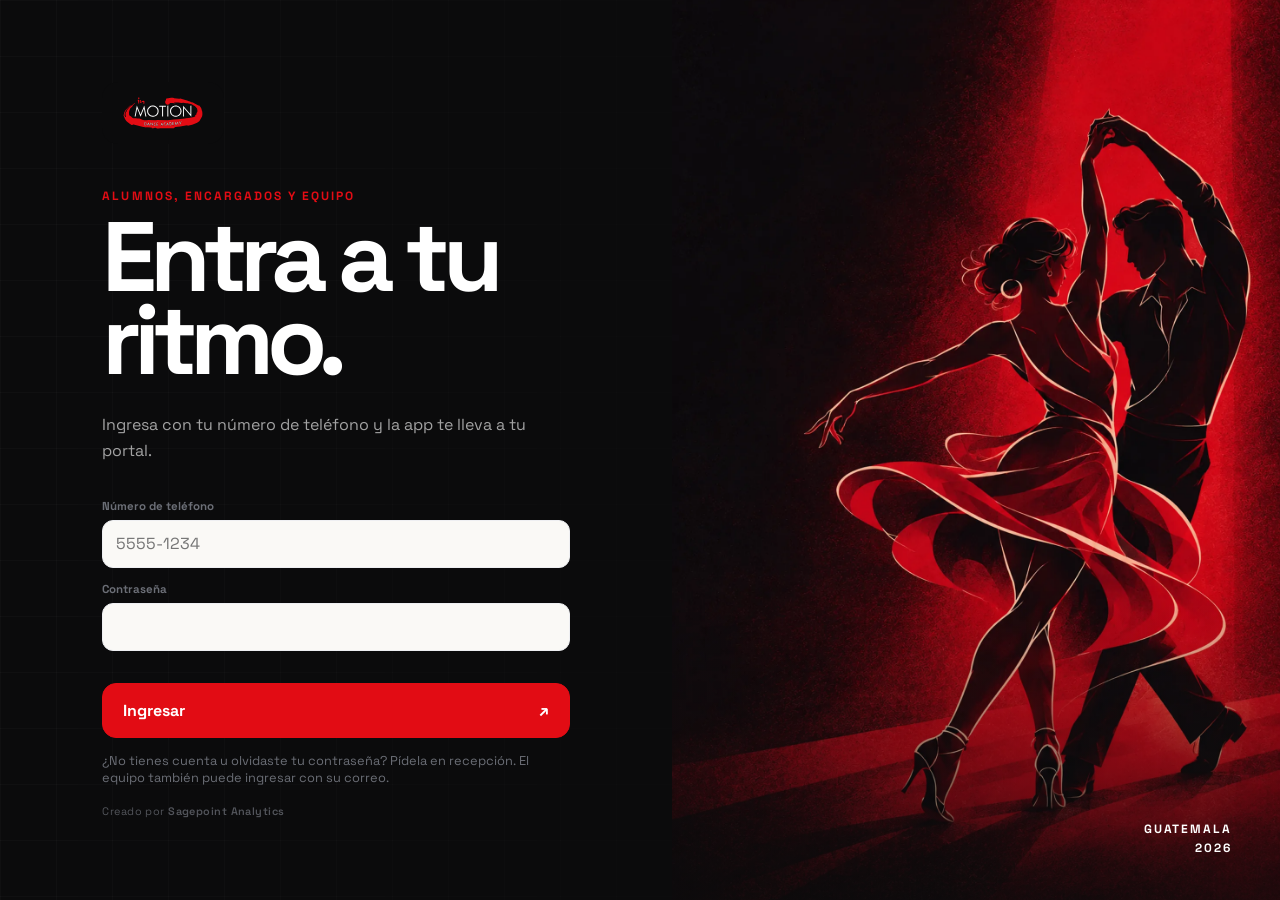
<file: academia/index.html>
<!doctype html>
<html lang="es">
<head>
  <meta charset="UTF-8" />
  <!-- Sin ?demo la entrada es el login real; con ?demo, el selector de roles con datos ficticios. -->
  <script>document.documentElement.dataset.mode = new URLSearchParams(location.search).has('demo') ? 'demo' : 'login';</script>
  <meta name="viewport" content="width=device-width, initial-scale=1.0, interactive-widget=resizes-content" />
  <meta name="theme-color" content="#0B0B0C" />
  <meta name="description" content="App de In Motion Dance Academy para alumnos, encargados y equipo." />
  <meta name="robots" content="noindex, nofollow" />
  <meta name="apple-mobile-web-app-capable" content="yes" />
  <meta name="apple-mobile-web-app-status-bar-style" content="black-translucent" />
  <meta name="apple-mobile-web-app-title" content="In Motion" />
  <meta name="application-name" content="In Motion" />
  <title>In Motion Dance Academy</title>
  <link rel="manifest" href="./manifest.json" />
  <link rel="apple-touch-icon" sizes="180x180" href="./assets/icons/icon-180.png" />
  <link rel="icon" type="image/png" sizes="192x192" href="./assets/icons/icon-192.png" />
  <link rel="preconnect" href="https://fonts.googleapis.com" />
  <link rel="preconnect" href="https://fonts.gstatic.com" crossorigin />
  <link href="https://fonts.googleapis.com/css2?family=Space+Grotesk:wght@400;500;600;700&display=swap" rel="stylesheet" />
  <link rel="stylesheet" href="./assets/css/academy.css" />
  <link rel="stylesheet" href="./assets/css/academy-theme.css" />
</head>
<body>
  <div class="intro" id="intro" aria-hidden="true">
    <div class="intro-mark">
      <svg class="intro-orbit" viewBox="0 0 320 180" role="presentation">
        <path d="M38 126C15 94 46 44 118 30c72-14 157 5 169 45 13 42-54 76-135 78-50 1-93-7-114-27Z" />
      </svg>
      <svg class="intro-logo" xmlns="http://www.w3.org/2000/svg" viewBox="90 37 983 412" role="img" aria-label="In Motion Dance Academy">
        <title>In Motion Dance Academy</title>
        <style>
          @keyframes imIn    { from { opacity: 0; transform: scale(0.82); } to { opacity: 1; transform: scale(1); } }
          @keyframes imPaint { to { stroke-dashoffset: 0; } }
          @keyframes imWord  { from { opacity: 0; transform: scale(0.95); } to { opacity: 1; transform: scale(1); } }
          .im-in    { opacity: 0; transform-box: fill-box; transform-origin: 50% 100%; animation: imIn 0.45s cubic-bezier(0.22,1,0.36,1) 0.12s forwards; }
          .im-paint { stroke-dashoffset: 100; animation: imPaint 1.20s cubic-bezier(0.65,0,0.35,1) 0.52s forwards; }
          .im-word  { opacity: 0; transform-box: fill-box; transform-origin: 50% 50%; animation: imWord 0.55s cubic-bezier(0.22,1,0.36,1) 1.62s forwards; }
          @media (prefers-reduced-motion: reduce) {
            .im-in, .im-word { animation: none; opacity: 1; }
            .im-paint { animation: none; stroke-dashoffset: 0; }
          }
        </style>
        <defs>
          <mask id="imPaintSplash">
            <path d="M393.3 78.1C396.0 77.0,404.0 73.5,409.3 71.4C414.6 69.3,419.9 67.2,425.2 65.4C430.5 63.6,435.8 62.0,441.1 60.5C446.4 59.0,451.7 57.8,457.0 56.7C462.3 55.6,467.6 54.6,472.9 53.8C478.2 53.0,483.4 52.4,488.6 51.9C493.8 51.4,499.0 51.1,504.1 50.9C509.2 50.7,514.3 50.8,519.3 50.9C524.3 51.0,529.4 51.4,534.3 51.8C539.2 52.2,544.1 52.8,548.9 53.5C553.7 54.2,558.5 55.1,563.1 56.1C567.8 57.1,572.3 58.1,576.8 59.4C581.3 60.7,585.7 61.9,590.0 63.7C594.3 65.5,598.7 68.1,602.8 70.1C606.9 72.0,610.9 73.7,614.8 75.4C618.7 77.1,622.5 78.7,626.3 80.1C630.1 81.5,633.8 82.7,637.5 83.9C641.2 85.1,644.8 86.2,648.5 87.2C652.2 88.2,655.8 89.0,659.5 89.7C663.2 90.4,666.8 91.2,670.7 91.3C674.6 91.4,678.7 90.8,682.8 90.6C686.9 90.4,691.1 90.1,695.4 89.9C699.7 89.7,703.9 89.6,708.4 89.5C712.9 89.4,717.5 89.2,722.1 89.2C726.8 89.2,731.4 89.1,736.3 89.2C741.2 89.3,746.2 89.4,751.3 89.6C756.4 89.8,761.6 89.9,767.0 90.2C772.4 90.5,777.8 91.0,783.4 91.5C789.0 92.0,794.8 92.5,800.8 93.1C806.8 93.7,813.0 94.3,819.3 95.2C825.6 96.1,831.9 97.1,838.5 98.3C845.1 99.5,851.9 100.7,858.7 102.2C865.6 103.7,872.5 105.4,879.6 107.3C886.7 109.2,894.1 111.3,901.3 113.7C908.5 116.1,915.9 118.7,923.0 121.7C930.1 124.7,937.4 128.0,944.2 131.8C951.0 135.6,957.6 139.8,963.6 144.4C969.6 149.0,975.4 154.0,980.5 159.3C985.6 164.6,990.5 170.3,994.1 176.4C997.7 182.5,999.8 189.3,1002.0 195.9C1004.2 202.5,1006.4 209.3,1007.6 216.2C1008.8 223.1,1009.6 230.1,1009.0 237.2C1008.4 244.3,1006.6 251.7,1003.7 258.8C1000.8 265.9,996.7 273.1,991.6 279.9C986.5 286.7,980.3 293.5,973.2 299.7C966.1 305.9,957.9 311.8,949.2 317.2C940.5 322.6,930.6 327.5,921.2 331.9C911.8 336.3,902.8 340.3,892.8 343.7C882.8 347.1,871.7 349.7,861.2 352.0C850.7 354.3,839.8 355.9,830.0 357.3C820.2 358.7,810.9 359.7,802.4 360.6C793.9 361.5,786.1 362.1,779.0 362.7C771.9 363.3,765.3 363.6,759.5 364.1C753.7 364.6,748.7 365.1,744.0 365.5C739.3 365.9,735.1 366.4,731.1 366.8C727.1 367.2,723.7 367.8,720.3 368.2C716.9 368.6,713.9 369.1,710.9 369.5C707.9 369.9,705.1 370.3,702.5 370.7C699.9 371.1,697.5 371.5,695.1 371.9C692.7 372.3,690.5 372.8,688.3 373.2C686.1 373.6,684.1 374.0,682.1 374.4C680.1 374.8,678.2 375.1,676.3 375.5C674.4 375.9,672.5 376.3,670.7 376.6C668.9 376.9,667.1 377.2,665.4 377.5C663.6 377.8,661.9 378.1,660.2 378.3C658.5 378.5,656.9 378.8,655.2 378.9C653.5 379.0,651.8 379.1,650.2 379.1C648.6 379.2,647.0 379.2,645.4 379.2C643.8 379.2,642.2 379.3,640.7 379.3C639.2 379.3,637.7 379.3,636.2 379.3C634.7 379.3,633.2 379.3,631.8 379.3C630.3 379.3,628.9 379.4,627.5 379.4C626.1 379.4,624.6 379.4,623.2 379.4C621.8 379.4,620.4 379.5,619.0 379.5C617.6 379.5,616.2 379.5,614.8 379.5C613.4 379.5,612.1 379.6,610.7 379.6C609.3 379.6,607.8 379.6,606.4 379.6C605.0 379.6,603.6 379.7,602.2 379.7C600.8 379.7,599.3 379.8,597.8 379.8C596.3 379.8,594.8 379.9,593.3 379.9C591.8 379.9,590.2 380.0,588.7 380.0C587.2 380.0,585.6 380.0,584.0 380.0C582.4 380.0,580.8 379.9,579.1 379.9C577.4 379.9,575.7 379.9,573.9 379.9C572.1 379.9,570.3 379.9,568.5 379.9C566.7 379.9,564.8 379.8,562.9 379.7C561.0 379.6,559.0 379.5,556.9 379.4C554.8 379.3,553.2 378.8,550.4 379.3C547.6 379.8,543.9 381.4,540.2 382.5C536.6 383.6,532.0 385.4,528.5 386.0C525.0 386.6,522.3 386.1,519.0 386.0C515.7 385.9,512.6 385.6,508.9 385.5C505.2 385.4,501.2 385.3,496.8 385.4C492.4 385.4,487.5 385.7,482.2 385.8C476.9 385.9,471.3 386.1,465.2 386.1C459.1 386.1,451.7 386.5,445.7 385.9C439.7 385.3,436.1 383.2,429.3 382.3C422.5 381.4,414.1 381.0,404.8 380.3C395.5 379.6,384.9 379.1,373.6 378.1C362.3 377.1,349.4 376.0,337.0 374.1C324.6 372.2,312.0 369.8,299.1 366.8C286.2 363.8,272.2 360.3,259.4 356.0C246.5 351.7,233.3 346.7,222.0 341.0C210.7 335.3,200.2 328.8,191.3 321.9C182.4 315.0,174.8 307.4,168.4 299.7C162.0 291.9,156.3 283.6,152.7 275.4C149.1 267.2,147.5 258.7,147.0 250.5C146.5 242.3,147.4 233.9,149.8 226.0C152.2 218.1,156.4 210.5,161.3 203.3C166.2 196.1,172.4 189.2,179.2 182.9C186.0 176.6,195.0 171.2,202.3 165.6C209.6 160.0,215.5 154.2,223.0 149.3C230.5 144.4,239.2 140.1,247.3 136.0C255.4 131.9,263.6 128.3,271.6 124.8C279.6 121.3,287.6 118.1,295.2 115.1C302.8 112.0,310.2 109.1,317.5 106.5C324.8 103.9,332.5 101.9,339.2 99.4C345.9 96.9,351.4 93.8,357.5 91.3C363.6 88.8,370.1 86.9,376.1 84.7C382.1 82.5,387.8 80.3,393.3 78.1C398.8 75.9,404.0 73.5,409.3 71.4C414.6 69.3,419.9 67.2,425.2 65.4C430.5 63.6,435.8 62.0,441.1 60.5C446.4 59.0,454.4 57.3,457.0 56.7" pathLength="100" fill="none" stroke="#ffffff" stroke-width="152.0" stroke-linecap="round" stroke-linejoin="round" stroke-dasharray="100 100" class="im-paint"></path>
          </mask>
        </defs>
        <g class="im-in"><path d="M291.0 75.5L286.5 72.0L283.5 67.0L283.5 59.0L288.0 56.5L296.0 56.5L297.5 58.0L297.5 64.0L299.5 66.0L299.5 69.0L298.0 71.5L291.0 75.5ZM294.0 132.5L287.5 125.0L285.5 119.0L285.5 114.0L283.5 110.0L283.5 104.0L281.5 96.0L277.5 91.0L280.0 83.5L287.0 83.5L291.0 85.5L295.5 89.0L297.5 94.0L297.5 108.0L295.5 114.0L295.5 126.0L294.0 132.5ZM352.0 132.5L347.5 131.0L348.5 115.0L347.5 112.0L343.0 109.5L334.0 109.5L321.0 115.5L314.0 120.5L310.0 120.5L307.5 116.0L305.5 93.0L303.5 91.0L303.5 89.0L311.0 84.5L315.5 86.0L316.5 96.0L314.5 103.0L315.0 110.5L317.0 110.5L331.0 99.5L341.0 95.5L347.0 94.5L355.0 98.5L360.5 106.0L360.5 112.0L356.5 120.0L356.5 125.0L359.5 128.0L352.0 132.5Z" fill="#E20C14" fill-rule="evenodd"></path></g>
        <path d="M525.0 429.5L511.0 429.5L498.0 425.5L491.0 421.5L486.0 421.5L465.0 427.5L449.0 428.5L446.5 426.0L451.5 423.0L451.0 420.5L435.0 417.5L383.0 416.5L375.0 420.5L374.0 416.5L345.0 412.5L228.0 383.5L224.0 383.5L213.0 389.5L205.0 387.5L178.0 370.5L148.0 345.5L137.5 335.0L127.5 318.0L120.5 303.0L121.5 301.0L116.5 295.0L109.5 276.0L109.5 270.0L118.5 233.0L129.5 214.0L156.5 181.0L180.0 158.5L197.0 147.5L197.5 149.0L185.0 158.5L156.5 188.0L140.5 211.0L129.5 232.0L122.5 254.0L121.5 275.0L126.5 288.0L129.0 291.5L132.0 292.5L137.5 289.0L132.5 266.0L132.5 248.0L136.5 235.0L141.5 231.0L147.5 219.0L146.5 214.0L182.0 169.5L225.0 136.5L240.0 120.5L242.0 120.5L244.5 124.0L213.5 158.0L213.5 168.0L208.0 172.5L202.0 172.5L186.5 193.0L177.5 216.0L173.5 238.0L174.5 260.0L181.5 275.0L189.0 280.5L196.0 281.5L214.0 301.5L225.0 306.5L257.0 306.5L275.0 310.5L298.0 310.5L333.0 324.5L356.0 331.5L380.0 331.5L409.0 328.5L492.0 330.5L517.0 326.5L635.0 331.5L666.0 328.5L712.0 320.5L761.0 317.5L846.0 309.5L856.0 306.5L892.0 304.5L954.0 291.5L968.5 281.0L968.5 276.0L964.5 272.0L983.5 259.0L981.5 248.0L986.5 244.0L985.5 236.0L989.0 235.5L993.5 228.0L994.5 213.0L989.5 189.0L987.5 185.0L976.5 174.0L976.5 170.0L970.0 167.5L964.0 159.5L956.0 154.5L946.0 151.5L945.0 147.5L940.0 146.5L925.0 137.5L875.0 123.5L860.0 123.5L825.0 119.5L802.0 120.5L767.0 114.5L722.0 114.5L713.5 119.0L716.0 120.5L737.5 121.0L736.0 122.5L725.0 123.5L711.0 123.5L704.0 121.5L667.0 122.5L660.5 126.0L661.0 133.5L639.0 141.5L627.0 139.5L616.0 134.5L607.5 115.0L608.5 101.0L618.5 81.0L615.5 73.0L624.0 68.5L643.0 63.5L678.0 58.5L702.0 58.5L716.0 64.5L772.0 71.5L782.0 71.5L788.0 68.5L849.0 84.5L859.0 89.5L879.0 93.5L892.0 101.5L908.0 102.5L908.0 106.5L923.0 112.5L942.0 116.5L948.0 121.5L955.0 123.5L1006.0 153.5L1016.0 153.5L1032.5 173.0L1042.5 190.0L1045.5 206.0L1051.5 224.0L1053.5 241.0L1053.5 265.0L1050.5 283.0L1039.5 305.0L1018.5 339.0L1012.0 345.5L990.0 360.5L969.0 371.5L931.0 385.5L891.0 395.5L878.0 396.5L873.0 392.5L854.0 393.5L788.0 405.5L731.0 413.5L723.0 416.5L716.0 425.5L711.0 426.5L650.0 426.5L612.0 428.5L571.0 428.5L563.0 426.5L548.0 426.5L525.0 429.5ZM793.5 380.0L792.5 369.0L803.5 342.0L799.0 341.5L797.5 343.0L790.0 362.5L775.0 345.5L771.0 345.5L772.5 350.0L787.5 369.0L789.5 380.0L793.5 380.0ZM727.5 388.0L730.5 387.0L730.5 371.0L732.0 365.5L742.5 381.0L747.0 384.5L756.0 362.5L758.5 367.0L761.5 382.0L763.0 383.5L766.5 383.0L766.5 378.0L758.0 347.5L755.5 349.0L746.0 374.5L742.5 372.0L729.5 352.0L726.5 351.0L725.5 387.0L727.5 388.0ZM703.5 390.0L716.0 388.5L716.5 385.0L715.0 383.5L700.5 385.0L699.5 376.0L713.0 374.5L713.5 371.0L712.0 369.5L700.0 371.5L698.5 368.0L698.5 358.0L713.0 356.5L713.0 351.5L692.5 354.0L695.5 389.0L697.0 390.5L703.5 390.0ZM368.5 392.0L377.0 389.5L381.5 385.0L384.5 379.0L384.5 368.0L377.0 357.5L368.0 354.5L361.0 354.5L357.5 391.0L368.5 392.0ZM668.5 393.0L676.0 390.5L681.5 386.0L684.5 379.0L684.5 370.0L681.5 363.0L675.0 357.5L669.0 355.5L660.0 355.5L657.5 357.0L659.5 392.0L661.0 393.5L668.5 393.0ZM421.5 395.0L413.5 368.0L409.5 357.0L408.0 356.5L391.5 393.0L395.0 394.5L399.0 387.5L413.0 387.5L418.0 395.5L421.5 395.0ZM625.5 395.0L627.5 389.0L633.0 387.5L643.0 387.5L647.0 394.5L651.5 393.0L634.0 356.5L620.5 393.0L622.0 395.5L625.5 395.0ZM460.5 396.0L461.5 360.0L456.5 360.0L456.5 381.0L455.0 384.5L433.0 358.5L431.5 360.0L430.5 395.0L435.5 395.0L437.0 371.5L452.5 390.0L459.0 396.5L460.5 396.0ZM609.5 396.0L613.5 395.0L613.0 391.5L600.0 388.5L595.5 382.0L596.5 370.0L603.0 364.5L612.5 363.0L612.0 358.5L606.0 358.5L594.5 364.0L589.5 375.0L589.5 379.0L592.5 388.0L598.0 393.5L609.5 396.0ZM367.0 387.5L362.5 386.0L364.5 361.0L366.0 359.5L375.0 362.5L379.5 369.0L379.5 377.0L377.5 382.0L367.0 387.5ZM579.5 397.0L582.0 396.5L582.5 394.0L570.5 365.0L566.0 359.5L552.5 397.0L557.0 397.5L560.0 390.5L575.0 390.5L579.5 397.0ZM493.5 397.0L493.0 392.5L486.0 392.5L480.0 389.5L475.5 380.0L476.5 374.0L481.0 367.5L494.5 364.0L494.0 360.5L485.0 360.5L478.0 363.5L473.5 368.0L470.5 376.0L470.5 383.0L473.5 390.0L478.0 394.5L485.0 397.5L493.5 397.0ZM524.5 397.0L522.0 392.5L508.5 392.0L509.0 383.5L522.5 383.0L522.0 378.5L508.5 378.0L508.5 366.0L523.0 365.5L524.5 361.0L504.0 360.5L502.5 396.0L504.0 397.5L524.5 397.0ZM671.0 387.5L664.5 387.0L662.5 363.0L664.0 360.5L673.0 362.5L679.5 370.0L679.5 379.0L671.0 387.5ZM411.0 383.5L401.5 382.0L408.0 369.5L412.5 382.0L411.0 383.5ZM637.0 383.5L630.5 383.0L635.0 369.5L640.5 381.0L637.0 383.5ZM572.0 385.5L562.5 385.0L567.0 371.5L572.0 385.5Z" fill="#E20C14" fill-rule="evenodd" mask="url(#imPaintSplash)"></path>
        <g class="im-word"><path d="M466.0 288.5L453.0 288.5L452.0 287.5L442.0 286.5L431.0 282.5L419.0 275.5L410.5 268.0L400.5 255.0L394.5 243.0L391.5 232.0L391.5 221.0L390.5 219.0L391.5 218.0L392.5 205.0L395.5 196.0L405.5 179.0L418.0 166.5L424.0 162.5L436.0 156.5L453.0 152.5L467.0 152.5L468.0 153.5L478.0 154.5L484.0 156.5L502.0 166.5L511.5 175.0L521.5 189.0L526.5 202.0L528.5 212.0L528.5 229.0L525.5 243.0L523.5 245.0L523.5 248.0L518.5 257.0L511.5 266.0L501.0 275.5L487.0 283.5L478.0 286.5L467.0 287.5L466.0 288.5ZM639.0 286.5L633.5 286.0L633.5 156.0L645.0 152.5L645.5 285.0L639.0 286.5ZM741.0 288.5L728.0 288.5L713.0 285.5L701.0 280.5L692.0 274.5L679.5 262.0L674.5 255.0L668.5 242.0L665.5 226.0L665.5 216.0L666.5 215.0L666.5 208.0L668.5 199.0L674.5 186.0L679.5 179.0L691.0 167.5L700.0 161.5L708.0 157.5L727.0 152.5L742.0 152.5L752.0 154.5L767.0 160.5L780.0 169.5L786.5 176.0L794.5 187.0L801.5 204.0L802.5 215.0L803.5 216.0L803.5 227.0L799.5 244.0L794.5 254.0L786.5 265.0L778.0 273.5L771.0 278.5L765.0 280.5L761.0 283.5L741.0 288.5ZM313.0 287.5L301.5 263.0L301.5 260.0L299.5 258.0L293.5 241.0L278.5 208.0L278.5 205.0L275.5 201.0L272.0 192.5L270.5 193.0L267.5 208.0L267.5 213.0L257.5 260.0L253.5 286.0L246.0 286.5L241.5 285.0L268.0 153.5L280.5 182.0L280.5 185.0L283.5 189.0L285.5 196.0L291.5 208.0L291.5 211.0L294.5 215.0L310.5 255.0L313.0 258.5L314.5 254.0L316.5 252.0L321.5 237.0L323.5 235.0L323.5 232.0L326.5 227.0L327.5 222.0L342.5 188.0L344.5 181.0L350.5 170.0L350.5 167.0L355.5 155.0L357.5 156.0L382.5 285.0L378.0 286.5L372.0 286.5L370.5 284.0L361.5 239.0L361.5 234.0L359.5 228.0L354.5 194.0L352.0 191.5L313.0 287.5ZM921.0 288.5L835.0 184.5L833.5 185.0L833.5 285.0L829.0 286.5L822.5 286.0L822.5 158.0L821.5 157.0L823.0 154.5L894.5 239.0L907.5 256.0L910.0 256.5L910.5 156.0L918.0 153.5L921.5 154.0L921.0 288.5ZM577.0 286.5L570.5 286.0L570.5 168.0L569.0 166.5L535.0 166.5L536.5 157.0L538.0 155.5L616.5 156.0L616.0 166.5L582.5 167.0L582.5 285.0L577.0 286.5ZM464.5 277.0L475.0 275.5L489.0 269.5L503.5 257.0L512.5 242.0L515.5 231.0L516.5 219.0L515.5 218.0L515.5 210.0L511.5 197.0L505.5 187.0L499.0 179.5L490.0 172.5L478.0 166.5L466.0 163.5L454.0 163.5L445.0 165.5L435.0 169.5L426.0 175.5L414.5 187.0L407.5 199.0L404.5 208.0L403.5 227.0L405.5 236.0L410.5 248.0L422.0 262.5L433.0 270.5L442.0 274.5L456.0 277.5L464.5 277.0ZM739.5 277.0L749.0 275.5L763.0 269.5L770.0 264.5L778.5 256.0L785.5 245.0L789.5 234.0L790.5 212.0L787.5 201.0L782.5 191.0L776.5 183.0L767.0 174.5L761.0 170.5L749.0 165.5L740.0 163.5L728.0 163.5L719.0 165.5L709.0 169.5L700.0 175.5L689.5 186.0L684.5 194.0L680.5 204.0L678.5 212.0L678.5 229.0L682.5 244.0L686.5 251.0L693.5 260.0L701.0 266.5L720.0 275.5L730.0 277.5L739.5 277.0ZM793.0 379.5L789.5 378.0L788.5 369.0L772.5 349.0L771.5 347.0L773.0 345.5L775.5 346.0L784.5 359.0L790.0 363.5L796.5 349.0L797.5 344.0L800.0 341.5L802.5 343.0L792.5 367.0L793.0 379.5ZM728.0 387.5L726.5 387.0L727.5 352.0L728.5 352.0L742.5 373.0L746.0 375.5L757.0 348.5L758.5 350.0L766.5 382.0L765.0 383.5L762.5 382.0L757.0 361.5L755.5 362.0L753.5 366.0L747.0 383.5L743.5 381.0L731.0 363.5L730.5 383.0L728.0 387.5ZM704.0 389.5L697.0 389.5L695.5 386.0L696.5 385.0L695.5 384.0L693.5 355.0L696.0 353.5L712.0 352.5L712.0 355.5L699.0 356.5L697.5 358.0L699.0 371.5L712.0 370.5L713.5 372.0L712.0 374.5L703.0 374.5L699.5 376.0L700.0 385.5L714.0 384.5L715.5 386.0L715.0 388.5L705.0 388.5L704.0 389.5ZM370.0 391.5L360.0 391.5L358.5 390.0L359.5 365.0L360.5 364.0L361.0 355.5L369.0 355.5L377.0 358.5L381.5 363.0L383.5 367.0L384.5 375.0L382.5 382.0L377.0 388.5L370.0 391.5ZM669.0 392.5L660.5 392.0L659.5 369.0L658.5 368.0L658.5 358.0L660.0 356.5L670.0 356.5L677.0 359.5L680.5 363.0L683.5 369.0L682.5 383.0L675.0 390.5L669.0 392.5ZM420.0 394.5L416.5 393.0L414.0 387.5L410.0 386.5L399.0 386.5L395.0 393.5L391.5 392.0L408.0 358.5L409.5 359.0L420.5 392.0L420.0 394.5ZM625.0 394.5L622.0 394.5L621.5 393.0L631.5 363.0L634.0 358.5L639.5 368.0L645.5 383.0L647.5 385.0L649.5 393.0L647.0 393.5L643.0 386.5L635.0 386.5L634.0 387.5L628.0 387.5L625.0 394.5ZM371.5 387.0L375.0 385.5L378.5 382.0L380.5 377.0L380.5 370.0L378.5 365.0L375.0 361.5L371.0 359.5L365.0 359.5L363.5 366.0L362.5 387.0L371.5 387.0ZM459.0 395.5L438.0 370.5L435.5 371.0L434.5 395.0L431.5 395.0L431.5 365.0L433.0 359.5L455.0 385.5L456.5 385.0L456.5 362.0L458.0 360.5L461.5 361.0L460.5 366.0L461.5 367.0L460.5 368.0L460.5 392.0L459.0 395.5ZM612.0 395.5L607.0 395.5L598.0 392.5L592.5 386.0L590.5 381.0L590.5 374.0L592.5 368.0L599.0 361.5L604.0 359.5L612.0 359.5L612.5 361.0L608.0 363.5L604.0 363.5L596.5 369.0L594.5 373.0L594.5 382.0L600.0 389.5L605.0 391.5L612.0 391.5L613.5 393.0L612.0 395.5ZM492.0 396.5L484.0 396.5L478.0 393.5L473.5 388.0L471.5 383.0L471.5 375.0L474.5 368.0L481.0 362.5L488.0 360.5L493.0 361.5L493.5 364.0L486.0 364.5L477.5 370.0L475.5 374.0L475.5 384.0L480.0 390.5L484.0 392.5L492.0 393.5L493.5 395.0L492.0 396.5ZM523.0 397.5L512.0 397.5L511.0 396.5L507.0 397.5L503.5 396.0L503.5 363.0L507.0 360.5L523.5 362.0L523.0 364.5L507.5 365.0L507.5 378.0L509.0 379.5L521.0 379.5L522.5 381.0L521.0 382.5L509.0 382.5L507.5 384.0L507.5 393.0L522.0 393.5L523.5 395.0L523.0 397.5ZM582.0 396.5L579.0 396.5L575.0 389.5L560.0 389.5L557.5 396.0L553.5 396.0L562.5 370.0L567.0 360.5L574.5 376.0L582.0 396.5ZM670.5 388.0L674.0 386.5L679.5 380.0L680.5 376.0L679.5 369.0L676.5 364.0L673.0 361.5L663.0 360.5L663.5 388.0L670.5 388.0ZM412.5 383.0L412.5 379.0L408.0 367.5L400.5 382.0L402.0 383.5L412.5 383.0ZM641.5 383.0L635.5 369.0L634.0 368.5L629.5 380.0L629.5 383.0L641.5 383.0ZM572.5 386.0L573.5 385.0L572.5 381.0L567.0 370.5L561.5 385.0L563.0 386.5L572.5 386.0Z" fill="#FFFFFF" fill-rule="evenodd"></path></g>
      </svg>
    </div>
    <span>Tu academia en movimiento</span>
  </div>

  <section class="access" id="accessView" aria-labelledby="accessTitle">
    <div class="access-grid" aria-hidden="true"></div>
    <div class="access-card">
      <img class="access-logo" src="./assets/inmotion-logo.svg" alt="In Motion Dance Academy" />
      <p class="eyebrow" data-demo-only>Prototipo navegable · Datos demo</p>
      <p class="eyebrow" data-login-only>Alumnos, encargados y equipo</p>
      <h1 id="accessTitle">Entra a tu ritmo.</h1>
      <p class="access-copy" data-demo-only>Elige cómo quieres entrar: como alumno, maestro, administrador o encargado. Los cambios se guardan solo en este navegador.</p>
      <p class="access-copy" data-login-only data-first-login-hide>Ingresa con tu número de teléfono y la app te lleva a tu portal.</p>
      <form class="access-login" id="accessLoginForm" data-login-only novalidate>
        <label class="field">
          <span>Número de teléfono</span>
          <input type="text" name="login" required autocomplete="username" inputmode="tel" placeholder="5555-1234" />
        </label>
        <label class="field">
          <span>Contraseña</span>
          <input type="password" name="password" required autocomplete="current-password" />
        </label>
        <p class="access-login-error" id="accessLoginError" role="alert"></p>
        <button class="access-plan-link" type="submit" id="accessLoginSubmit">Ingresar <span aria-hidden="true">↗</span></button>
        <p class="access-login-help">¿No tienes cuenta u olvidaste tu contraseña? Pídela en recepción. El equipo también puede ingresar con su correo.</p>
      </form>
      <form class="access-login" id="accessNewPasswordForm" data-login-only hidden novalidate>
        <p class="access-copy"><strong id="accessNewPasswordGreeting">Hola.</strong> Es tu primer ingreso: crea una contraseña que solo tú conozcas. La que te enviamos por WhatsApp deja de funcionar.</p>
        <label class="field">
          <span>Nueva contraseña</span>
          <input type="password" name="password" required minlength="8" autocomplete="new-password" />
        </label>
        <label class="field">
          <span>Repite la nueva contraseña</span>
          <input type="password" name="confirm" required minlength="8" autocomplete="new-password" />
        </label>
        <p class="access-login-error" id="accessNewPasswordError" role="alert"></p>
        <button class="access-plan-link" type="submit" id="accessNewPasswordSubmit">Guardar y entrar <span aria-hidden="true">↗</span></button>
        <p class="access-login-help">Usa al menos 8 caracteres. <button class="access-link-button" type="button" id="accessNewPasswordExit">Salir</button></p>
      </form>
      <div class="role-options" role="group" aria-label="Elegir acceso de demostración" data-demo-only>
        <button class="role-option is-primary" type="button" data-enter-role="student">
          <span class="role-number">01</span>
          <span><strong>Alumno</strong><small>Clases, carnet y asistencia</small></span>
          <span class="role-arrow" aria-hidden="true">↗</span>
        </button>
        <button class="role-option" type="button" data-enter-role="teacher">
          <span class="role-number">02</span>
          <span><strong>Maestro</strong><small>Agenda y control de clase</small></span>
          <span class="role-arrow" aria-hidden="true">↗</span>
        </button>
        <button class="role-option" type="button" data-enter-role="admin">
          <span class="role-number">03</span>
          <span><strong>Administración</strong><small>Alumnos, pagos y mora</small></span>
          <span class="role-arrow" aria-hidden="true">↗</span>
        </button>
        <button class="role-option" type="button" data-enter-role="guardian">
          <span class="role-number">04</span>
          <span><strong>Encargado</strong><small>Solo la información de sus hijos</small></span>
          <span class="role-arrow" aria-hidden="true">↗</span>
        </button>
      </div>
      <button class="access-plan-link" type="button" data-enter-role="student" data-entry-route="planes" data-demo-only>Encuentra tu plan <span aria-hidden="true">↗</span></button>
      <p class="made-by">Creado por <a href="https://www.sagepoint-analytics.com/" target="_blank" rel="noopener noreferrer">Sagepoint Analytics</a></p>
    </div>
    <aside class="access-poster" aria-hidden="true">
      <img class="access-photo" src="./assets/acceso-bailarines.webp" alt="" />
      <p>Guatemala<br />2026</p>
    </aside>
  </section>

  <div class="app-shell is-hidden" id="appShell">
    <aside class="sidebar" id="sidebar" aria-label="Menú de la aplicación">
      <button class="sidebar-close" type="button" id="sidebarClose" aria-label="Cerrar menú">
        <span aria-hidden="true">×</span>
      </button>
      <a href="#/inicio" class="brand" aria-label="In Motion, inicio">
        <img src="./assets/inmotion-logo.svg" alt="In Motion Dance Academy" />
      </a>
      <nav class="side-nav" id="sideNav" aria-label="Navegación principal"></nav>
      <div class="side-bottom">
        <span class="demo-badge" data-demo-only><i aria-hidden="true"></i> Modo demostración</span>
        <button class="side-link" type="button" id="studentPreviewLink" data-login-only hidden>Ver como alumno <span>◐</span></button>
        <button class="side-link" type="button" id="teacherViewLink" data-login-only hidden>Mi portal de maestro <span>♪</span></button>
        <button class="side-link" type="button" id="accountLink" data-login-only>Mis datos y contraseña <span>○</span></button>
        <button class="side-link" type="button" id="exitDemo">Cambiar acceso <span>↙</span></button>
        <button class="side-link" type="button" id="resetDemo" data-demo-only>Reiniciar demo <span>⟲</span></button>
        <p class="made-by made-by--side">Creado por <a href="https://www.sagepoint-analytics.com/" target="_blank" rel="noopener noreferrer">Sagepoint Analytics</a></p>
      </div>
    </aside>

    <div class="workspace">
      <header class="topbar">
        <button class="menu-button" type="button" id="menuButton" aria-label="Abrir menú" aria-expanded="false" aria-controls="sidebar">
          <span></span><span></span>
        </button>
        <img class="topbar-logo" src="./assets/inmotion-logo.svg" alt="" />
        <div>
          <p class="topbar-kicker" id="topbarKicker">Portal de alumno</p>
          <p class="topbar-date" id="topbarDate"></p>
        </div>
        <div class="topbar-actions">
          <label class="role-switcher" for="roleSwitcher" data-demo-only>
            <span class="sr-only">Cambiar rol de demostración</span>
            <select id="roleSwitcher">
              <option value="student">Alumno · Valeria</option>
              <option value="teacher">Maestro · Alex</option>
              <option value="admin">Admin · Majo</option>
              <option value="guardian">Encargado · Carmen</option>
            </select>
          </label>
          <button class="profile-chip" type="button" id="profileButton" aria-label="Perfil de demostración">
            <span id="profileInitials">VR</span>
          </button>
        </div>
      </header>

      <main class="main-content" id="mainContent" tabindex="-1" aria-labelledby="topbarKicker"></main>
    </div>

    <nav class="bottom-nav" id="bottomNav" aria-label="Navegación móvil"></nav>
  </div>

  <div class="modal-layer is-hidden" id="modalLayer" aria-hidden="true">
    <button class="modal-backdrop" type="button" tabindex="-1" data-close-modal aria-label="Cerrar ventana"></button>
    <section class="modal" role="dialog" aria-modal="true" tabindex="-1" aria-labelledby="modalTitle">
      <header class="modal-header">
        <div>
          <p class="eyebrow" id="modalEyebrow">Acción demo</p>
          <h2 id="modalTitle">Detalle</h2>
        </div>
        <button class="icon-button" type="button" data-close-modal aria-label="Cerrar">×</button>
      </header>
      <div class="modal-body" id="modalBody"></div>
    </section>
  </div>

  <div class="promo-layer is-hidden" id="promoLayer" aria-hidden="true">
    <button class="promo-backdrop" type="button" tabindex="-1" data-close-promo aria-label="Cerrar anuncio"></button>
    <section class="promo" role="dialog" aria-modal="true" aria-label="Talleres de baile noviembre y diciembre">
      <button class="promo-close" type="button" data-close-promo aria-label="Cerrar anuncio">×</button>
      <img class="promo-image" id="promoImage" alt="Talleres de baile noviembre-diciembre en In Motion. Jueves 19, Bachata Sensual, de 6 a 7 pm. Jueves 26, Pachanga, de 9 a 10 pm. Lunes 30, Lady Style, de 9 a 10 pm. Martes 8, Merengue, de 9 a 10 pm. Precios: 1 taller Q50, 2 talleres Q90, 3 talleres Q125, Full Pass de 4 talleres Q150. Majadas Ocho, Local 51. Teléfono 5210-7432." width="720" height="1276" decoding="async">
      <div class="promo-actions">
        <a class="button button--red" id="promoReserve" target="_blank" rel="noopener">Reservar mi cupo</a>
        <button class="button button--light" type="button" data-close-promo>Ahora no</button>
      </div>
    </section>
  </div>

  <div class="toast-region" id="toastRegion" aria-live="polite" aria-atomic="true"></div>

  <script type="module" src="./assets/js/academy.js"></script>
</body>
</html>
</file>
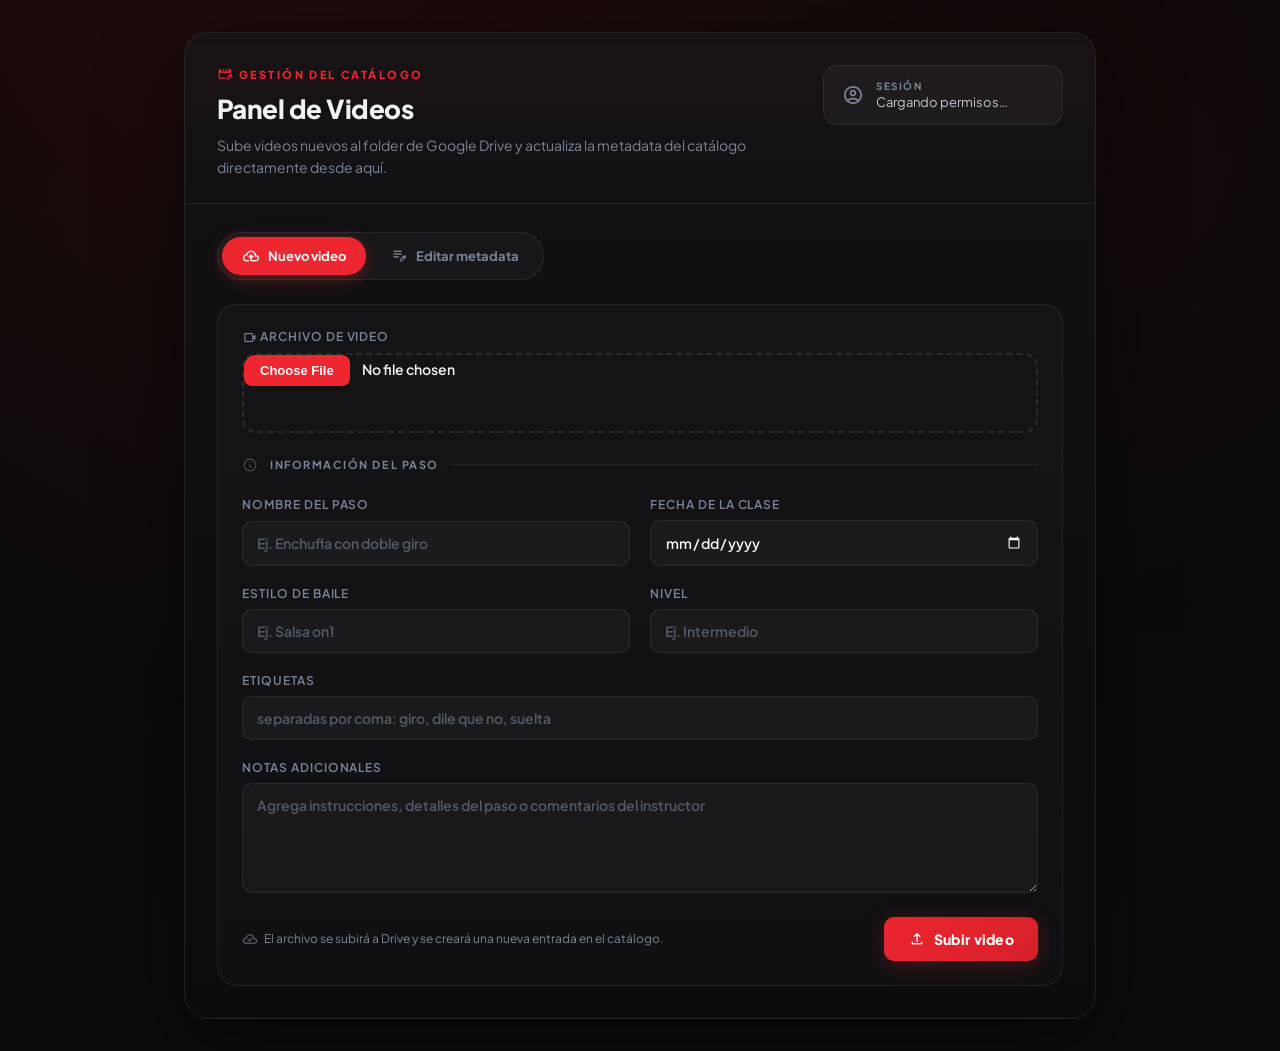
<file: apps-script/Index.html>
<!doctype html>
<html lang="es">

<head>
  <meta charset="UTF-8" />
  <meta name="viewport" content="width=device-width, initial-scale=1.0" />
  <title>Inmotion · Gestión del Catálogo</title>
  <link href="https://fonts.googleapis.com/css2?family=Plus+Jakarta+Sans:wght@300;400;500;600;700;800&display=swap"
    rel="stylesheet" />
  <link href="https://fonts.googleapis.com/css2?family=Material+Symbols+Outlined:wght,FILL@100..700,0..1&display=swap"
    rel="stylesheet" />
  <style>
    :root {
      color-scheme: dark;
      --bg: #0a0a0a;
      --panel: #111111;
      --panel-soft: rgba(255, 255, 255, 0.04);
      --border: rgba(255, 255, 255, 0.08);
      --border-focus: rgba(237, 38, 48, 0.6);
      --text: #f0f2f5;
      --text-secondary: #c1c7d0;
      --muted: #7a8599;
      --primary: #ed2630;
      --primary-glow: rgba(237, 38, 48, 0.15);
      --primary-soft: rgba(237, 38, 48, 0.08);
      --success: #34d399;
      --success-soft: rgba(6, 78, 59, 0.4);
      --danger: #f87171;
      --danger-soft: rgba(127, 29, 29, 0.4);
      --shadow: 0 24px 80px rgba(0, 0, 0, 0.5);
      --radius: 24px;
      --radius-sm: 14px;
      --radius-xs: 10px;
      --transition: 0.2s cubic-bezier(0.4, 0, 0.2, 1);
    }

    * {
      box-sizing: border-box;
      margin: 0;
      padding: 0;
    }

    body {
      font-family: "Plus Jakarta Sans", system-ui, -apple-system, sans-serif;
      background:
        radial-gradient(ellipse at 20% -10%, rgba(237, 38, 48, 0.12), transparent 50%),
        radial-gradient(ellipse at 80% 10%, rgba(237, 38, 48, 0.06), transparent 40%),
        linear-gradient(180deg, #080808 0%, #0c0c0c 100%);
      color: var(--text);
      min-height: 100vh;
      -webkit-font-smoothing: antialiased;
      -moz-osx-font-smoothing: grayscale;
    }

    body.embedded {
      background: transparent;
      min-height: auto;
    }

    .shell {
      max-width: 960px;
      margin: 0 auto;
      padding: 32px 24px;
    }

    body.embedded .shell {
      max-width: none;
      padding: 0;
    }

    body.embedded .header {
      display: none;
    }

    body.embedded .panel {
      border: none;
      box-shadow: none;
      background: transparent;
    }

    /* ── Material icon helper ── */
    .icon {
      font-family: "Material Symbols Outlined";
      font-weight: 400;
      font-style: normal;
      font-size: 20px;
      line-height: 1;
      letter-spacing: normal;
      text-transform: none;
      display: inline-block;
      white-space: nowrap;
      word-wrap: normal;
      direction: ltr;
      -webkit-font-smoothing: antialiased;
      vertical-align: middle;
    }

    /* ── Panel ── */
    .panel {
      background: linear-gradient(180deg, rgba(18, 18, 20, 0.98), rgba(12, 12, 14, 0.99));
      border: 1px solid var(--border);
      border-radius: var(--radius);
      box-shadow: var(--shadow);
      overflow: hidden;
    }

    /* ── Header ── */
    .header {
      padding: 32px 32px 24px;
      border-bottom: 1px solid var(--border);
      display: flex;
      flex-wrap: wrap;
      justify-content: space-between;
      align-items: flex-start;
      gap: 20px;
      background: linear-gradient(180deg, rgba(237, 38, 48, 0.03), transparent);
    }

    .eyebrow {
      display: inline-flex;
      align-items: center;
      gap: 6px;
      margin: 0 0 12px;
      color: var(--primary);
      font-size: 11px;
      font-weight: 800;
      letter-spacing: 0.22em;
      text-transform: uppercase;
    }

    .eyebrow .icon {
      font-size: 16px;
      color: var(--primary);
    }

    h1 {
      margin: 0;
      font-size: 26px;
      font-weight: 800;
      line-height: 1.15;
      letter-spacing: -0.02em;
    }

    .subtext {
      margin: 10px 0 0;
      color: var(--muted);
      font-size: 14px;
      line-height: 1.6;
      max-width: 540px;
    }

    .user-card {
      min-width: 240px;
      background: var(--panel-soft);
      border: 1px solid var(--border);
      border-radius: var(--radius-sm);
      padding: 14px 18px;
      align-self: flex-start;
      display: flex;
      align-items: center;
      gap: 12px;
    }

    .user-card .icon {
      font-size: 22px;
      color: var(--muted);
      flex-shrink: 0;
    }

    .user-card-text {
      display: flex;
      flex-direction: column;
      gap: 2px;
    }

    .user-card-label {
      font-size: 10px;
      font-weight: 700;
      letter-spacing: 0.16em;
      text-transform: uppercase;
      color: var(--muted);
    }

    .user-card-value {
      font-size: 13px;
      color: var(--text-secondary);
    }

    /* ── Body ── */
    .body {
      padding: 28px 32px 32px;
      display: grid;
      gap: 24px;
    }

    /* ── Status bar ── */
    .status {
      display: none;
      border-radius: var(--radius-xs);
      border: 1px solid var(--border);
      padding: 14px 18px;
      font-size: 13px;
      font-weight: 500;
      line-height: 1.5;
      align-items: center;
      gap: 10px;
    }

    .status.visible { display: flex; }
    .status .icon { font-size: 18px; flex-shrink: 0; }
    .status.info { background: var(--panel-soft); color: var(--text-secondary); border-color: var(--border); }
    .status.info .icon { color: var(--muted); }
    .status.success { border-color: rgba(52, 211, 153, 0.3); background: var(--success-soft); color: #d1fae5; }
    .status.success .icon { color: var(--success); }
    .status.error { border-color: rgba(248, 113, 113, 0.3); background: var(--danger-soft); color: #fee2e2; }
    .status.error .icon { color: var(--danger); }

    /* ── Mode switcher (tabs) ── */
    .switcher {
      display: inline-flex;
      gap: 4px;
      padding: 4px;
      background: rgba(255, 255, 255, 0.03);
      border: 1px solid var(--border);
      border-radius: 999px;
      width: fit-content;
    }

    .switcher button {
      border: 0;
      background: transparent;
      color: var(--muted);
      border-radius: 999px;
      padding: 10px 20px;
      font: inherit;
      font-size: 13px;
      font-weight: 700;
      cursor: pointer;
      transition: all var(--transition);
      display: inline-flex;
      align-items: center;
      gap: 8px;
    }

    .switcher button:hover:not(.active) { color: var(--text-secondary); background: rgba(255, 255, 255, 0.04); }
    .switcher button .icon { font-size: 18px; }
    .switcher button.active { background: var(--primary); color: white; box-shadow: 0 4px 16px rgba(237, 38, 48, 0.35); }

    /* ── Forms ── */
    form {
      display: grid;
      grid-template-columns: repeat(2, minmax(0, 1fr));
      gap: 20px;
      padding: 24px;
      background: rgba(255, 255, 255, 0.018);
      border: 1px solid var(--border);
      border-radius: 20px;
    }

    form.hidden { display: none; }

    label {
      display: grid;
      gap: 8px;
      font-size: 12px;
      font-weight: 600;
      color: var(--muted);
      text-transform: uppercase;
      letter-spacing: 0.08em;
    }

    .full { grid-column: 1 / -1; }

    input, select, textarea, button { font: inherit; }

    input, select, textarea {
      width: 100%;
      border: 1px solid var(--border);
      border-radius: var(--radius-xs);
      background: rgba(255, 255, 255, 0.035);
      color: var(--text);
      padding: 12px 14px;
      font-size: 14px;
      outline: none;
      transition: border-color var(--transition), box-shadow var(--transition), background var(--transition);
    }

    input::placeholder, textarea::placeholder { color: rgba(122, 133, 153, 0.6); }
    input:hover, select:hover, textarea:hover { border-color: rgba(255, 255, 255, 0.14); background: rgba(255, 255, 255, 0.05); }
    input:focus, select:focus, textarea:focus { border-color: var(--border-focus); box-shadow: 0 0 0 3px var(--primary-glow); background: rgba(255, 255, 255, 0.05); }
    textarea { min-height: 110px; resize: vertical; }

    /* ── File input custom ── */
    input[type="file"] {
      padding: 0;
      background: transparent;
      border: 2px dashed rgba(255, 255, 255, 0.1);
      border-radius: var(--radius-sm);
      cursor: pointer;
      position: relative;
      min-height: 80px;
      display: flex;
      align-items: center;
      justify-content: center;
      transition: border-color var(--transition), background var(--transition);
    }

    input[type="file"]:hover { border-color: rgba(237, 38, 48, 0.4); background: var(--primary-soft); }
    input[type="file"]:focus { border-color: var(--border-focus); box-shadow: 0 0 0 3px var(--primary-glow); }

    input[type="file"]::file-selector-button {
      border: none;
      background: var(--primary);
      color: white;
      padding: 8px 16px;
      border-radius: 8px;
      font-weight: 700;
      font-size: 13px;
      cursor: pointer;
      margin-right: 12px;
      transition: background var(--transition);
    }

    input[type="file"]::file-selector-button:hover { background: #d42029; }

    /* ── Helper text ── */
    .helper { margin: 0; color: var(--muted); font-size: 12px; line-height: 1.6; display: flex; align-items: center; gap: 6px; }
    .helper .icon { font-size: 16px; color: rgba(122, 133, 153, 0.7); }

    /* ── Actions row ── */
    .actions {
      grid-column: 1 / -1;
      display: flex;
      flex-wrap: wrap;
      justify-content: space-between;
      gap: 16px;
      align-items: center;
      padding-top: 4px;
    }

    /* ── Buttons ── */
    .primary-btn {
      border: 0;
      border-radius: var(--radius-xs);
      background: linear-gradient(135deg, #ed2630, #d42029);
      color: white;
      font-weight: 800;
      font-size: 14px;
      padding: 13px 24px;
      cursor: pointer;
      transition: all var(--transition);
      display: inline-flex;
      align-items: center;
      gap: 8px;
      letter-spacing: 0.02em;
      box-shadow: 0 4px 20px rgba(237, 38, 48, 0.25);
    }

    .primary-btn:hover:not([disabled]) { transform: translateY(-1px); box-shadow: 0 8px 30px rgba(237, 38, 48, 0.4); }
    .primary-btn:active:not([disabled]) { transform: translateY(0); }
    .primary-btn[disabled] { opacity: 0.55; cursor: not-allowed; box-shadow: none; }
    .primary-btn .icon { font-size: 18px; }

    /* ── Stack layout ── */
    .stack { display: grid; gap: 20px; }

    /* ── Section divider with label ── */
    .section-divider {
      grid-column: 1 / -1;
      display: flex;
      align-items: center;
      gap: 12px;
      color: var(--muted);
      font-size: 11px;
      font-weight: 700;
      text-transform: uppercase;
      letter-spacing: 0.14em;
      padding: 4px 0;
    }

    .section-divider::after { content: ''; flex: 1; height: 1px; background: var(--border); }
    .section-divider .icon { font-size: 16px; color: rgba(122, 133, 153, 0.5); }

    /* ── Spinner animation ── */
    @keyframes spin { to { transform: rotate(360deg); } }

    .spinner {
      display: inline-block;
      width: 16px;
      height: 16px;
      border: 2px solid rgba(255, 255, 255, 0.3);
      border-top-color: white;
      border-radius: 50%;
      animation: spin 0.6s linear infinite;
    }

    /* ── Progress bar ── */
    .progress-bar { grid-column: 1 / -1; height: 4px; background: rgba(255, 255, 255, 0.06); border-radius: 99px; overflow: hidden; display: none; }
    .progress-bar.visible { display: block; }
    .progress-bar-fill { height: 100%; background: linear-gradient(90deg, var(--primary), #ff6b6b); border-radius: 99px; width: 0%; transition: width 0.4s ease; animation: progress-shimmer 1.5s ease-in-out infinite; }
    @keyframes progress-shimmer { 0%, 100% { opacity: 1; } 50% { opacity: 0.7; } }

    /* ── Responsive ── */
    @media (max-width: 720px) {
      .shell { padding: 16px 12px; }
      .header { padding: 20px; }
      .body { padding: 20px; }
      form { grid-template-columns: 1fr; padding: 18px; }
      .actions { flex-direction: column-reverse; align-items: stretch; }
      .primary-btn { width: 100%; justify-content: center; }
      h1 { font-size: 22px; }
    }

    /* ── Fade-in animation ── */
    @keyframes fadeIn { from { opacity: 0; transform: translateY(8px); } to { opacity: 1; transform: translateY(0); } }
    .fade-in { animation: fadeIn 0.35s ease-out both; }
  </style>
</head>

<body class="<?= bootConfig.embedded ? 'embedded' : '' ?>">
  <div class="shell">
    <div class="panel fade-in">
      <div class="header">
        <div>
          <p class="eyebrow"><span class="icon">movie_edit</span> Gestión del Catálogo</p>
          <h1>Panel de Videos</h1>
          <p class="subtext">
            Sube videos nuevos al folder de Google Drive y actualiza la metadata del catálogo directamente desde aquí.
          </p>
        </div>
        <div class="user-card">
          <span class="icon">account_circle</span>
          <div class="user-card-text">
            <span class="user-card-label">Sesión</span>
            <span id="userMeta" class="user-card-value">Cargando permisos…</span>
          </div>
        </div>
      </div>

      <div class="body">
        <div id="status" class="status"></div>

        <div class="switcher">
          <button id="modeCreateBtn" type="button" class="active">
            <span class="icon">cloud_upload</span> Nuevo video
          </button>
          <button id="modeEditBtn" type="button">
            <span class="icon">edit_note</span> Editar metadata
          </button>
        </div>

        <datalist id="styleOptions"></datalist>
        <datalist id="levelOptions"></datalist>

        <form id="createForm" class="stack">
          <label class="full">
            <span><span class="icon" style="font-size:15px;">videocam</span> Archivo de video</span>
            <input id="createVideoFile" name="videoFile" type="file" accept="video/*" required />
          </label>

          <div class="progress-bar full" id="uploadProgress">
            <div class="progress-bar-fill" id="uploadProgressFill"></div>
          </div>

          <div class="section-divider"><span class="icon">info</span> Información del paso</div>

          <label>
            Nombre del paso
            <input id="createStepName" name="step_name" type="text" required
              placeholder="Ej. Enchufla con doble giro" />
          </label>

          <label>
            Fecha de la clase
            <input id="createDate" name="date" type="date" required />
          </label>

          <label>
            Estilo de baile
            <input id="createStyle" name="style" type="text" list="styleOptions" required placeholder="Ej. Salsa on1" />
          </label>

          <label>
            Nivel
            <input id="createLevel" name="level" type="text" list="levelOptions" required
              placeholder="Ej. Intermedio" />
          </label>

          <label class="full">
            Etiquetas
            <input id="createTags" name="tags" type="text"
              placeholder="separadas por coma: giro, dile que no, suelta" />
          </label>

          <label class="full">
            Notas adicionales
            <textarea id="createNotes" name="notes"
              placeholder="Agrega instrucciones, detalles del paso o comentarios del instructor"></textarea>
          </label>

          <div class="actions">
            <p class="helper">
              <span class="icon">cloud_done</span>
              El archivo se subirá a Drive y se creará una nueva entrada en el catálogo.
            </p>
            <button id="createSubmit" class="primary-btn" type="submit">
              <span class="icon">upload</span> Subir video
            </button>
          </div>
        </form>

        <form id="editForm" class="stack hidden">
          <label class="full">
            <span><span class="icon" style="font-size:15px;">search</span> Buscar video</span>
            <input id="editSearch" type="search" placeholder="Busca por nombre, ID, estilo, nivel o etiquetas" />
          </label>

          <label class="full">
            Seleccionar video
            <select id="editSelect" name="id" required>
              <option value="">Selecciona un video</option>
            </select>
          </label>

          <div class="section-divider"><span class="icon">edit</span> Editar información</div>

          <label>
            Nombre del paso
            <input id="editStepName" name="step_name" type="text" required />
          </label>

          <label>
            Fecha de la clase
            <input id="editDate" name="date" type="date" required />
          </label>

          <label>
            Estilo de baile
            <input id="editStyle" name="style" type="text" list="styleOptions" required />
          </label>

          <label>
            Nivel
            <input id="editLevel" name="level" type="text" list="levelOptions" required />
          </label>

          <label class="full">
            Etiquetas
            <input id="editTags" name="tags" type="text" />
          </label>

          <label class="full">
            Notas adicionales
            <textarea id="editNotes" name="notes"></textarea>
          </label>

          <div class="actions">
            <p class="helper">
              <span class="icon">info</span>
              Solo se actualiza la metadata. El archivo del video no se reemplaza.
            </p>
            <button id="editSubmit" class="primary-btn" type="submit">
              <span class="icon">save</span> Guardar cambios
            </button>
          </div>
        </form>
      </div>
    </div>
  </div>

  <script>
    const BOOT = <?!= JSON.stringify(bootConfig) ?>;

    const state = {
      records: [],
      activeMode: 'create'
    };

    const elements = {};

    document.addEventListener('DOMContentLoaded', init);
    window.addEventListener('resize', requestFrameHeight);

    function init() {
      elements.status = document.querySelector('#status');
      elements.userMeta = document.querySelector('#userMeta');
      elements.modeCreateBtn = document.querySelector('#modeCreateBtn');
      elements.modeEditBtn = document.querySelector('#modeEditBtn');
      elements.createForm = document.querySelector('#createForm');
      elements.createVideoFile = document.querySelector('#createVideoFile');
      elements.createSubmit = document.querySelector('#createSubmit');
      elements.editForm = document.querySelector('#editForm');
      elements.editSearch = document.querySelector('#editSearch');
      elements.editSelect = document.querySelector('#editSelect');
      elements.editStepName = document.querySelector('#editStepName');
      elements.editDate = document.querySelector('#editDate');
      elements.editStyle = document.querySelector('#editStyle');
      elements.editLevel = document.querySelector('#editLevel');
      elements.editTags = document.querySelector('#editTags');
      elements.editNotes = document.querySelector('#editNotes');
      elements.editSubmit = document.querySelector('#editSubmit');
      elements.styleOptions = document.querySelector('#styleOptions');
      elements.levelOptions = document.querySelector('#levelOptions');
      elements.uploadProgress = document.querySelector('#uploadProgress');
      elements.uploadProgressFill = document.querySelector('#uploadProgressFill');

      bindEvents();
      setMode('create');
      setStatus('info', 'Cargando panel…');
      refreshBootstrap('');
    }

    function bindEvents() {
      elements.modeCreateBtn.addEventListener('click', function () { setMode('create'); });
      elements.modeEditBtn.addEventListener('click', function () { setMode('edit'); });
      elements.createForm.addEventListener('submit', handleCreateSubmit);
      elements.editForm.addEventListener('submit', handleEditSubmit);
      elements.editSearch.addEventListener('input', function () {
        syncEditSelect(elements.editSearch.value, elements.editSelect.value);
        fillEditForm(findRecord(elements.editSelect.value));
      });
      elements.editSelect.addEventListener('change', function () {
        fillEditForm(findRecord(elements.editSelect.value));
      });
    }

    function setMode(mode) {
      state.activeMode = mode;
      elements.modeCreateBtn.classList.toggle('active', mode === 'create');
      elements.modeEditBtn.classList.toggle('active', mode === 'edit');
      elements.createForm.classList.toggle('hidden', mode !== 'create');
      elements.editForm.classList.toggle('hidden', mode !== 'edit');
      requestFrameHeight();
    }

    function setStatus(variant, message) {
      const status = elements.status;
      status.className = 'status';
      if (!message) { status.textContent = ''; requestFrameHeight(); return; }
      var iconMap = { info: 'info', success: 'check_circle', error: 'error' };
      status.classList.add('visible', variant);
      status.innerHTML = '<span class="icon">' + (iconMap[variant] || 'info') + '</span>' + escapeHtml(message);
      requestFrameHeight();
    }

    function escapeHtml(str) {
      var div = document.createElement('div');
      div.textContent = str;
      return div.innerHTML;
    }

    function setBusy(button, isBusy, idleLabel, busyLabel) {
      button.disabled = isBusy;
      if (isBusy) {
        button.innerHTML = '<span class="spinner"></span> ' + busyLabel;
      } else {
        var iconName = button === elements.createSubmit ? 'upload' : 'save';
        button.innerHTML = '<span class="icon">' + iconName + '</span> ' + idleLabel;
      }
    }

    function showProgress(show) {
      elements.uploadProgress.classList.toggle('visible', show);
      if (!show) { elements.uploadProgressFill.style.width = '0%'; }
    }

    function setProgress(percent) {
      elements.uploadProgressFill.style.width = Math.min(percent, 100) + '%';
    }

    function refreshBootstrap(selectedId) {
      google.script.run
        .withSuccessHandler(function (payload) { applyBootstrap(payload, selectedId || ''); })
        .withFailureHandler(function (error) {
          var message = readErrorMessage(error);
          setStatus('error', message);
          notifyParent('inmotion-admin-error', { message: message });
        })
        .getBootstrap();
    }

    function applyBootstrap(payload, selectedId) {
      state.records = Array.isArray(payload.records) ? payload.records : [];
      elements.userMeta.textContent = payload.userEmail
        ? payload.userEmail
        : payload.allowlistEnabled
          ? 'No se pudo leer el correo.'
          : 'Autenticado por Apps Script.';
      populateDatalist(elements.styleOptions, payload.styleOptions || []);
      populateDatalist(elements.levelOptions, payload.levelOptions || []);
      syncEditSelect(elements.editSearch.value, selectedId);
      fillEditForm(findRecord(elements.editSelect.value));
      setStatus('info', 'Panel listo. Puedes subir un video nuevo o editar metadata.');
    }

    function populateDatalist(datalist, values) {
      datalist.innerHTML = '';
      values.forEach(function (value) {
        var option = document.createElement('option');
        option.value = value;
        datalist.appendChild(option);
      });
    }

    function buildRecordSearchText(record) {
      return [
        record.id, record.step_name, record.style, record.level, record.date,
        Array.isArray(record.tags) ? record.tags.join(' ') : '', record.notes
      ].join(' ').toLowerCase();
    }

    function syncEditSelect(searchText, selectedId) {
      var normalizedSearch = String(searchText || '').trim().toLowerCase();
      var filtered = state.records.filter(function (record) {
        if (!normalizedSearch) { return true; }
        return buildRecordSearchText(record).indexOf(normalizedSearch) >= 0;
      });
      elements.editSelect.innerHTML = '';
      var placeholder = document.createElement('option');
      placeholder.value = '';
      placeholder.textContent = filtered.length
        ? 'Selecciona un video (' + filtered.length + ' disponibles)'
        : 'No hay videos que coincidan';
      elements.editSelect.appendChild(placeholder);
      filtered.forEach(function (record) {
        var option = document.createElement('option');
        option.value = record.id;
        option.textContent = record.step_name + ' · ' + record.style + ' · ' + record.level;
        elements.editSelect.appendChild(option);
      });
      var hasSelected = filtered.some(function (record) { return record.id === selectedId; });
      elements.editSelect.value = hasSelected ? selectedId : '';
    }

    function findRecord(recordId) {
      return state.records.find(function (record) { return record.id === recordId; }) || null;
    }

    function fillEditForm(record) {
      if (!record) {
        elements.editStepName.value = '';
        elements.editDate.value = '';
        elements.editStyle.value = '';
        elements.editLevel.value = '';
        elements.editTags.value = '';
        elements.editNotes.value = '';
        return;
      }
      elements.editStepName.value = record.step_name || '';
      elements.editDate.value = normalizeDateForInput(record.date);
      elements.editStyle.value = record.style || '';
      elements.editLevel.value = record.level || '';
      elements.editTags.value = Array.isArray(record.tags) ? record.tags.join(', ') : '';
      elements.editNotes.value = record.notes || '';
    }

    function normalizeDateForInput(value) {
      var text = String(value || '').trim();
      if (/^\d{4}-\d{2}-\d{2}$/.test(text)) { return text; }
      if (!text) { return ''; }
      var parsed = new Date(text);
      if (Number.isNaN(parsed.getTime())) { return ''; }
      var year = parsed.getFullYear();
      var month = String(parsed.getMonth() + 1).padStart(2, '0');
      var day = String(parsed.getDate()).padStart(2, '0');
      return year + '-' + month + '-' + day;
    }

    function handleCreateSubmit(event) {
      event.preventDefault();
      if (!elements.createVideoFile.files.length) {
        setStatus('error', 'Selecciona un archivo de video antes de enviarlo.');
        return;
      }
      setBusy(elements.createSubmit, true, 'Subir video', 'Subiendo…');
      setStatus('info', 'Subiendo video a Google Drive…');
      showProgress(true);
      setProgress(30);
      google.script.run
        .withSuccessHandler(function (result) {
          setProgress(100);
          setTimeout(function () { showProgress(false); }, 600);
          setBusy(elements.createSubmit, false, 'Subir video', 'Subiendo…');
          elements.createForm.reset();
          setStatus('success', result.message || 'Video subido correctamente.');
          notifyParent('inmotion-admin-saved', { message: result.message || 'Catálogo actualizado desde Apps Script.' });
          refreshBootstrap('');
        })
        .withFailureHandler(function (error) {
          showProgress(false);
          setBusy(elements.createSubmit, false, 'Subir video', 'Subiendo…');
          var message = readErrorMessage(error);
          setStatus('error', message);
          notifyParent('inmotion-admin-error', { message: message });
        })
        .createCatalogItem(elements.createForm);
    }

    function handleEditSubmit(event) {
      event.preventDefault();
      if (!elements.editSelect.value) {
        setStatus('error', 'Selecciona un video antes de guardar cambios.');
        return;
      }
      setBusy(elements.editSubmit, true, 'Guardar cambios', 'Guardando…');
      setStatus('info', 'Guardando metadata en Google Sheets…');
      google.script.run
        .withSuccessHandler(function (result) {
          setBusy(elements.editSubmit, false, 'Guardar cambios', 'Guardando…');
          setStatus('success', result.message || 'Metadata actualizada.');
          notifyParent('inmotion-admin-saved', { message: result.message || 'Catálogo actualizado desde Apps Script.' });
          refreshBootstrap(elements.editSelect.value);
        })
        .withFailureHandler(function (error) {
          setBusy(elements.editSubmit, false, 'Guardar cambios', 'Guardando…');
          var message = readErrorMessage(error);
          setStatus('error', message);
          notifyParent('inmotion-admin-error', { message: message });
        })
        .updateCatalogItem(elements.editForm);
    }

    function readErrorMessage(error) {
      if (error && typeof error === 'object' && error.message) { return String(error.message); }
      return String(error || 'Ocurrió un error en Apps Script.');
    }

    function notifyParent(type, payload) {
      if (window.parent && window.parent !== window) {
        window.parent.postMessage(Object.assign({ type: type }, payload || {}), '*');
      }
    }

    function requestFrameHeight() {
      window.setTimeout(function () {
        notifyParent('inmotion-admin-height', { height: document.documentElement.scrollHeight + 16 });
      }, 0);
    }
  </script>
</body>

</html>
</file>
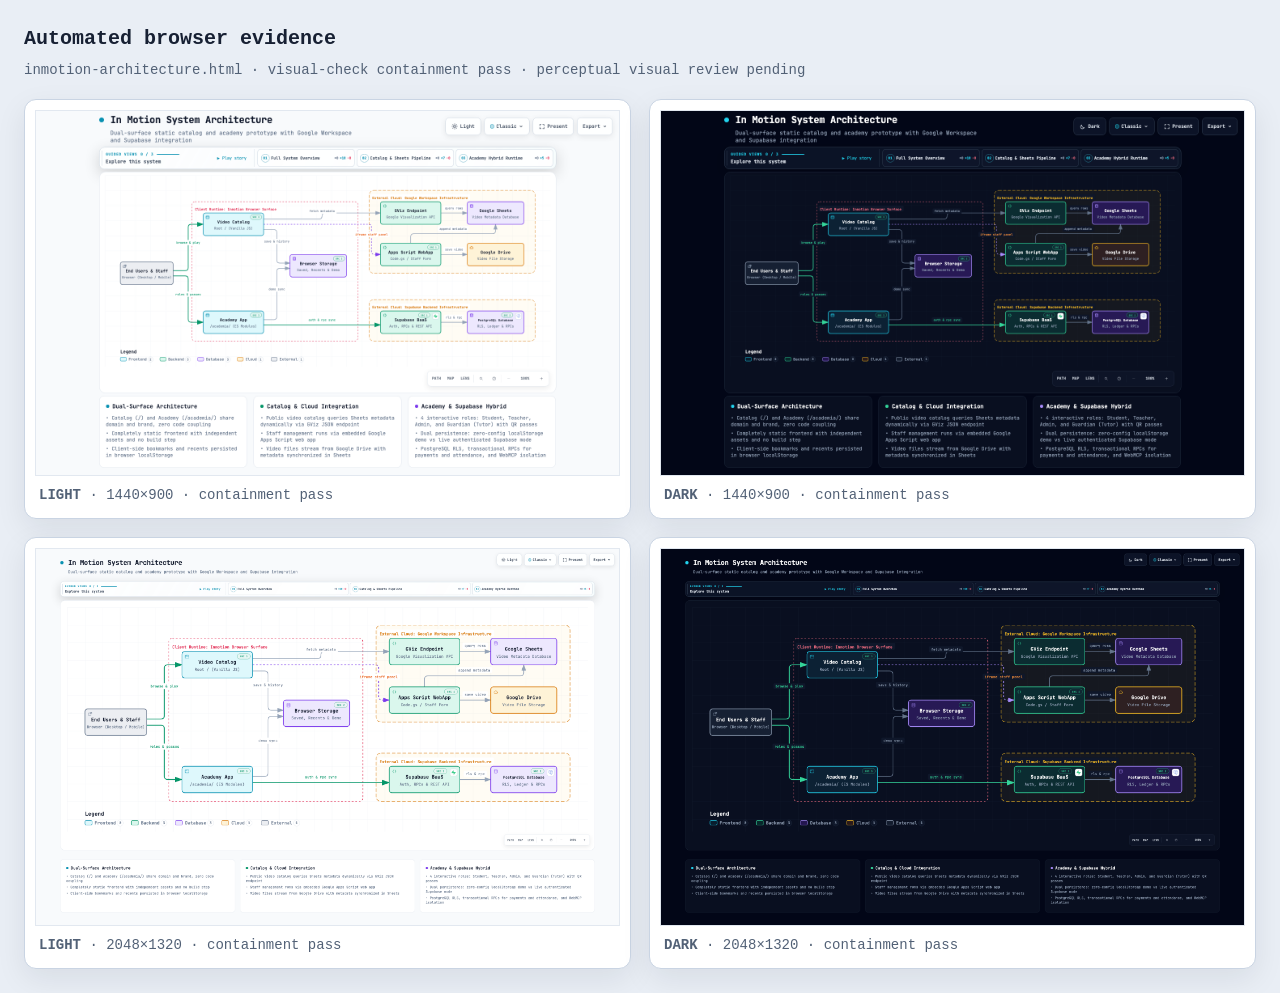
<file: docs/inmotion-architecture.visual-check.html>
<!doctype html>
<html lang="en">
<head>
<meta charset="utf-8">
<meta name="viewport" content="width=device-width,initial-scale=1">
<title>Archify automated browser evidence · inmotion-architecture.html</title>
<style>
*{box-sizing:border-box}body{margin:0;padding:24px;background:#e9eef5;color:#172033;font:14px/1.5 ui-monospace,SFMono-Regular,Menlo,Consolas,monospace}header{max-width:1500px;margin:0 auto 18px}h1{margin:0 0 6px;font-size:20px}p{margin:0;color:#526176}.grid{max-width:1500px;margin:auto;display:grid;grid-template-columns:repeat(2,minmax(0,1fr));gap:18px}figure{margin:0;padding:10px;background:white;border:1px solid #c9d4e3;border-radius:12px;box-shadow:0 10px 30px rgba(15,23,42,.08)}img{display:block;width:100%;height:auto;border:1px solid #e2e8f0}figcaption{padding:9px 4px 2px;color:#526176}@media(max-width:900px){.grid{grid-template-columns:1fr}}
</style>
</head>
<body>
<header><h1>Automated browser evidence</h1><p>inmotion-architecture.html · visual-check containment pass · perceptual visual review pending</p></header>
<main class="grid">
      <figure>
        <img src="inmotion-architecture.visual-check.1440x900.light.png" alt="light 1440 by 900">
        <figcaption><strong>LIGHT</strong> · 1440×900 · containment pass</figcaption>
      </figure>
      <figure>
        <img src="inmotion-architecture.visual-check.1440x900.dark.png" alt="dark 1440 by 900">
        <figcaption><strong>DARK</strong> · 1440×900 · containment pass</figcaption>
      </figure>
      <figure>
        <img src="inmotion-architecture.visual-check.2048x1320.light.png" alt="light 2048 by 1320">
        <figcaption><strong>LIGHT</strong> · 2048×1320 · containment pass</figcaption>
      </figure>
      <figure>
        <img src="inmotion-architecture.visual-check.2048x1320.dark.png" alt="dark 2048 by 1320">
        <figcaption><strong>DARK</strong> · 2048×1320 · containment pass</figcaption>
      </figure>
</main>
</body>
</html>
</file>
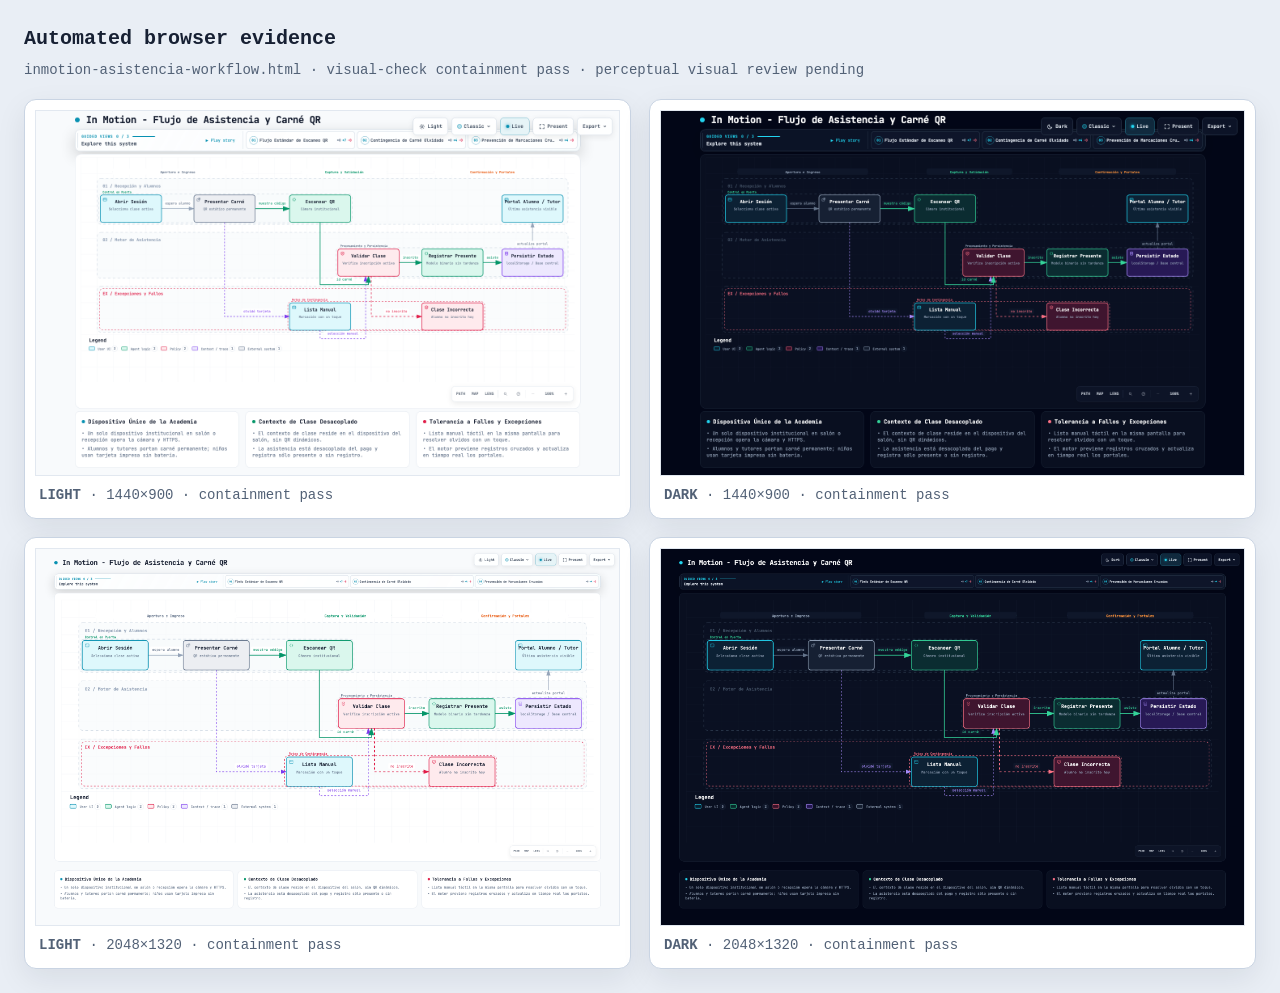
<file: docs/inmotion-asistencia-workflow.visual-check.html>
<!doctype html>
<html lang="en">
<head>
<meta charset="utf-8">
<meta name="viewport" content="width=device-width,initial-scale=1">
<title>Archify automated browser evidence · inmotion-asistencia-workflow.html</title>
<style>
*{box-sizing:border-box}body{margin:0;padding:24px;background:#e9eef5;color:#172033;font:14px/1.5 ui-monospace,SFMono-Regular,Menlo,Consolas,monospace}header{max-width:1500px;margin:0 auto 18px}h1{margin:0 0 6px;font-size:20px}p{margin:0;color:#526176}.grid{max-width:1500px;margin:auto;display:grid;grid-template-columns:repeat(2,minmax(0,1fr));gap:18px}figure{margin:0;padding:10px;background:white;border:1px solid #c9d4e3;border-radius:12px;box-shadow:0 10px 30px rgba(15,23,42,.08)}img{display:block;width:100%;height:auto;border:1px solid #e2e8f0}figcaption{padding:9px 4px 2px;color:#526176}@media(max-width:900px){.grid{grid-template-columns:1fr}}
</style>
</head>
<body>
<header><h1>Automated browser evidence</h1><p>inmotion-asistencia-workflow.html · visual-check containment pass · perceptual visual review pending</p></header>
<main class="grid">
      <figure>
        <img src="inmotion-asistencia-workflow.visual-check.1440x900.light.png" alt="light 1440 by 900">
        <figcaption><strong>LIGHT</strong> · 1440×900 · containment pass</figcaption>
      </figure>
      <figure>
        <img src="inmotion-asistencia-workflow.visual-check.1440x900.dark.png" alt="dark 1440 by 900">
        <figcaption><strong>DARK</strong> · 1440×900 · containment pass</figcaption>
      </figure>
      <figure>
        <img src="inmotion-asistencia-workflow.visual-check.2048x1320.light.png" alt="light 2048 by 1320">
        <figcaption><strong>LIGHT</strong> · 2048×1320 · containment pass</figcaption>
      </figure>
      <figure>
        <img src="inmotion-asistencia-workflow.visual-check.2048x1320.dark.png" alt="dark 2048 by 1320">
        <figcaption><strong>DARK</strong> · 2048×1320 · containment pass</figcaption>
      </figure>
</main>
</body>
</html>
</file>
<file: academia/assets/css/academy.css>
:root {
  color-scheme: light;
  --ink: #0b0b0c;
  --ink-soft: #171719;
  --red: #e20c14;
  --red-dark: #b90910;
  --paper: #f5f4f0;
  --white: #fff;
  --mist: #e9e8e3;
  --muted: #716f6b;
  --line: rgba(11, 11, 12, 0.13);
  --shadow: 0 22px 70px rgba(18, 16, 14, 0.12);
  --radius-lg: 28px;
  --radius-md: 18px;
  font-family: 'Space Grotesk', system-ui, sans-serif;
}

* {
  box-sizing: border-box;
}

html {
  min-width: 320px;
  background: var(--paper);
  scroll-behavior: smooth;
}

body {
  margin: 0;
  min-width: 320px;
  min-height: 100vh;
  background: var(--paper);
  color: var(--ink);
  font-size: 16px;
  -webkit-font-smoothing: antialiased;
}

body.modal-open {
  overflow: hidden;
}

button,
input,
select,
textarea {
  font: inherit;
}

button,
a,
select,
input,
textarea {
  -webkit-tap-highlight-color: transparent;
}

button,
a {
  color: inherit;
}

button {
  cursor: pointer;
}

a {
  text-decoration: none;
}

img {
  display: block;
  max-width: 100%;
}

:focus-visible {
  outline: 3px solid rgba(226, 12, 20, 0.35);
  outline-offset: 3px;
}

.sr-only {
  position: absolute;
  width: 1px;
  height: 1px;
  padding: 0;
  margin: -1px;
  overflow: hidden;
  clip: rect(0, 0, 0, 0);
  white-space: nowrap;
  border: 0;
}

.is-hidden {
  display: none !important;
}

.intro {
  position: fixed;
  inset: 0;
  z-index: 100;
  display: grid;
  place-items: center;
  align-content: center;
  gap: 24px;
  background: var(--ink);
  color: var(--white);
  animation: intro-exit 0.58s cubic-bezier(.76, 0, .24, 1) 1.65s forwards;
}

.intro-mark {
  position: relative;
  display: grid;
  place-items: center;
  width: min(72vw, 440px);
}

.intro-mark img {
  position: relative;
  z-index: 1;
  width: 78%;
  mix-blend-mode: screen;
  opacity: 0;
  transform: scale(.94);
  animation: mark-in .55s ease .2s forwards;
}

.intro-orbit {
  position: absolute;
  inset: -26% -9%;
  width: 118%;
  overflow: visible;
}

.intro-orbit path {
  fill: none;
  stroke: var(--red);
  stroke-width: 5;
  stroke-linecap: round;
  stroke-dasharray: 720;
  stroke-dashoffset: 720;
  animation: orbit-draw 1.1s cubic-bezier(.65, 0, .35, 1) .13s forwards;
}

.intro > span {
  font-size: .75rem;
  font-weight: 600;
  letter-spacing: .24em;
  text-transform: uppercase;
  opacity: 0;
  animation: mark-in .45s ease .8s forwards;
}

@keyframes orbit-draw {
  to { stroke-dashoffset: 0; }
}

@keyframes mark-in {
  to { opacity: 1; transform: scale(1); }
}

@keyframes intro-exit {
  0% { clip-path: inset(0 0 0 0); }
  100% { clip-path: inset(0 0 100% 0); visibility: hidden; }
}

.access {
  min-height: 100vh;
  display: grid;
  grid-template-columns: minmax(0, 1.05fr) minmax(360px, .95fr);
  background: var(--ink);
  color: var(--white);
  overflow: hidden;
}

.access-grid {
  position: fixed;
  inset: 0;
  pointer-events: none;
  background-image:
    linear-gradient(rgba(255,255,255,.025) 1px, transparent 1px),
    linear-gradient(90deg, rgba(255,255,255,.025) 1px, transparent 1px);
  background-size: 56px 56px;
  mask-image: linear-gradient(90deg, #000, transparent 72%);
}

.access-card {
  position: relative;
  z-index: 1;
  align-self: center;
  padding: 64px clamp(32px, 8vw, 132px);
}

.access-logo {
  width: 220px;
  margin-bottom: 54px;
  mix-blend-mode: screen;
}

.eyebrow {
  margin: 0 0 12px;
  color: var(--red);
  font-size: .75rem;
  font-weight: 700;
  letter-spacing: .17em;
  text-transform: uppercase;
}

.access h1 {
  max-width: 680px;
  margin: 0;
  font-size: clamp(3.6rem, 7.7vw, 8rem);
  line-height: .84;
  letter-spacing: -.075em;
}

.access-copy {
  max-width: 550px;
  margin: 30px 0 34px;
  color: rgba(255,255,255,.62);
  font-size: 1rem;
  line-height: 1.65;
}

.role-options {
  display: grid;
  max-width: 600px;
  border-top: 1px solid rgba(255,255,255,.14);
}

.role-option {
  display: grid;
  grid-template-columns: 40px 1fr auto;
  gap: 16px;
  align-items: center;
  min-height: 76px;
  padding: 14px 16px 14px 0;
  border: 0;
  border-bottom: 1px solid rgba(255,255,255,.14);
  background: transparent;
  color: var(--white);
  text-align: left;
  transition: padding .2s ease, background .2s ease;
}

.role-option:hover,
.role-option:focus-visible {
  padding-left: 16px;
  background: var(--red);
}

.role-number {
  font-size: .7rem;
  font-weight: 700;
  letter-spacing: .08em;
  opacity: .48;
}

.role-option strong,
.role-option small {
  display: block;
}

.role-option strong {
  font-size: 1.05rem;
}

.role-option small {
  margin-top: 3px;
  color: rgba(255,255,255,.52);
  font-size: .78rem;
}

.role-option:hover small,
.role-option:focus-visible small {
  color: rgba(255,255,255,.8);
}

.role-arrow {
  font-size: 1.4rem;
}

.catalog-link {
  display: inline-flex;
  gap: 8px;
  margin-top: 28px;
  color: rgba(255,255,255,.6);
  font-size: .88rem;
  font-weight: 600;
  transition: color .2s ease;
}

.catalog-link:hover {
  color: var(--white);
}

.access-poster {
  position: relative;
  min-height: 100vh;
  overflow: hidden;
  background: var(--red);
}

.access-poster::before {
  content: '';
  position: absolute;
  inset: 0;
  background:
    radial-gradient(circle at 50% 50%, rgba(0,0,0,.12), transparent 48%),
    linear-gradient(150deg, transparent 45%, rgba(0,0,0,.13));
}

.poster-word {
  position: absolute;
  top: 50%;
  left: 50%;
  font-size: clamp(8rem, 18vw, 20rem);
  font-weight: 700;
  letter-spacing: -.1em;
  line-height: 1;
  transform: translate(-50%, -50%) rotate(-90deg);
  -webkit-text-stroke: 2px rgba(255,255,255,.46);
  color: transparent;
}

.poster-ring {
  position: absolute;
  width: min(70vw, 820px);
  aspect-ratio: 1.55;
  top: 47%;
  left: 47%;
  border: 28px solid var(--ink);
  border-left-width: 10px;
  border-radius: 50%;
  transform: translate(-50%, -50%) rotate(-12deg);
  box-shadow: 0 0 0 1px rgba(255,255,255,.18) inset;
}

.access-poster p {
  position: absolute;
  right: 48px;
  bottom: 42px;
  margin: 0;
  font-size: .75rem;
  font-weight: 700;
  letter-spacing: .16em;
  line-height: 1.6;
  text-align: right;
  text-transform: uppercase;
}

.app-shell {
  display: grid;
  grid-template-columns: 252px minmax(0, 1fr);
  min-height: 100vh;
}

.sidebar {
  position: fixed;
  z-index: 30;
  inset: 0 auto 0 0;
  display: flex;
  flex-direction: column;
  width: 252px;
  padding: 24px 18px 20px;
  background: var(--ink);
  color: var(--white);
}

.brand {
  display: grid;
  place-items: center;
  min-height: 112px;
  padding: 18px;
  border-bottom: 1px solid rgba(255,255,255,.11);
}

.brand img {
  width: 178px;
  mix-blend-mode: screen;
}

.side-nav {
  display: grid;
  gap: 6px;
  margin-top: 28px;
}

.nav-item {
  display: grid;
  grid-template-columns: 24px 1fr auto;
  gap: 12px;
  align-items: center;
  min-height: 50px;
  padding: 0 14px;
  border-radius: 13px;
  color: rgba(255,255,255,.58);
  font-size: .9rem;
  font-weight: 600;
  transition: color .2s ease, background .2s ease;
}

.nav-item:hover {
  color: var(--white);
  background: rgba(255,255,255,.06);
}

.nav-item.is-active {
  color: var(--white);
  background: var(--red);
}

.nav-icon {
  display: grid;
  place-items: center;
  width: 22px;
  height: 22px;
}

.nav-icon svg {
  width: 20px;
  height: 20px;
  fill: none;
  stroke: currentColor;
  stroke-width: 1.8;
  stroke-linecap: round;
  stroke-linejoin: round;
}

.nav-index {
  font-size: .66rem;
  opacity: .46;
}

.side-bottom {
  display: grid;
  gap: 6px;
  margin-top: auto;
  padding-top: 24px;
  border-top: 1px solid rgba(255,255,255,.11);
}

.demo-badge {
  display: flex;
  gap: 8px;
  align-items: center;
  margin-bottom: 12px;
  padding: 0 12px;
  color: rgba(255,255,255,.48);
  font-size: .68rem;
  font-weight: 700;
  letter-spacing: .08em;
  text-transform: uppercase;
}

.demo-badge i {
  width: 7px;
  height: 7px;
  border-radius: 50%;
  background: var(--red);
  box-shadow: 0 0 0 5px rgba(226,12,20,.13);
}

.side-link {
  display: flex;
  justify-content: space-between;
  width: 100%;
  padding: 10px 12px;
  border: 0;
  border-radius: 10px;
  background: transparent;
  color: rgba(255,255,255,.58);
  font-size: .78rem;
  text-align: left;
}

.side-link:hover {
  color: var(--white);
  background: rgba(255,255,255,.06);
}

.workspace {
  grid-column: 2;
  min-width: 0;
}

.topbar {
  position: sticky;
  z-index: 20;
  top: 0;
  display: flex;
  align-items: center;
  justify-content: space-between;
  min-height: 82px;
  padding: 12px clamp(24px, 4vw, 56px);
  border-bottom: 1px solid var(--line);
  background: rgba(245,244,240,.88);
  backdrop-filter: blur(18px);
}

.topbar-kicker,
.topbar-date {
  margin: 0;
}

.topbar-kicker {
  color: var(--muted);
  font-size: .68rem;
  font-weight: 700;
  letter-spacing: .14em;
  text-transform: uppercase;
}

.topbar-date {
  margin-top: 2px;
  font-size: .92rem;
  font-weight: 600;
  text-transform: capitalize;
}

.topbar-actions {
  display: flex;
  gap: 12px;
  align-items: center;
}

.role-switcher select {
  min-height: 42px;
  padding: 0 38px 0 15px;
  border: 1px solid var(--line);
  border-radius: 999px;
  background: var(--white);
  color: var(--ink);
  font-size: .78rem;
  font-weight: 700;
}

.profile-chip {
  display: grid;
  place-items: center;
  width: 42px;
  height: 42px;
  padding: 0;
  border: 0;
  border-radius: 50%;
  background: var(--ink);
  color: var(--white);
  font-size: .74rem;
  font-weight: 700;
}

.menu-button {
  display: none;
  width: 42px;
  height: 42px;
  padding: 0 10px;
  border: 1px solid var(--line);
  border-radius: 50%;
  background: var(--white);
}

.menu-button span {
  display: block;
  height: 1.5px;
  margin: 5px 0;
  background: var(--ink);
}

.main-content {
  width: min(100%, 1500px);
  margin: 0 auto;
  padding: 42px clamp(24px, 4vw, 56px) 80px;
}

.page-enter {
  animation: page-in .34s ease both;
}

@keyframes page-in {
  from { opacity: 0; transform: translateY(10px); }
}

.page-heading {
  display: flex;
  align-items: end;
  justify-content: space-between;
  gap: 24px;
  margin-bottom: 30px;
}

.page-heading h1,
.hero-title,
.admin-intro h1 {
  margin: 0;
  font-size: clamp(2.3rem, 5vw, 5.1rem);
  line-height: .94;
  letter-spacing: -.06em;
}

.page-heading p:not(.eyebrow) {
  max-width: 540px;
  margin: 12px 0 0;
  color: var(--muted);
  line-height: 1.6;
}

.button {
  display: inline-flex;
  align-items: center;
  justify-content: center;
  gap: 9px;
  min-height: 46px;
  padding: 0 20px;
  border: 1px solid var(--ink);
  border-radius: 999px;
  background: var(--ink);
  color: var(--white);
  font-size: .82rem;
  font-weight: 700;
  transition: transform .2s ease, background .2s ease, color .2s ease;
}

.button:hover {
  transform: translateY(-2px);
}

.button--red {
  border-color: var(--red);
  background: var(--red);
}

.button--red:hover {
  background: var(--red-dark);
}

.button--light {
  border-color: var(--line);
  background: var(--white);
  color: var(--ink);
}

.button--ghost {
  border-color: rgba(255,255,255,.28);
  background: transparent;
}

.button--small {
  min-height: 38px;
  padding: 0 15px;
  font-size: .75rem;
}

.text-button {
  padding: 0;
  border: 0;
  background: none;
  color: var(--red);
  font-size: .82rem;
  font-weight: 700;
}

.student-hero {
  display: grid;
  grid-template-columns: minmax(0, 1.45fr) minmax(290px, .55fr);
  min-height: 410px;
  overflow: hidden;
  border-radius: var(--radius-lg);
  background: var(--ink);
  color: var(--white);
  box-shadow: var(--shadow);
}

.student-hero-copy {
  position: relative;
  z-index: 1;
  display: flex;
  flex-direction: column;
  justify-content: space-between;
  padding: clamp(30px, 5vw, 68px);
  overflow: hidden;
}

.student-hero-copy::after {
  content: '';
  position: absolute;
  z-index: -1;
  width: 520px;
  height: 210px;
  top: 31%;
  right: -150px;
  border: 22px solid var(--red);
  border-radius: 50%;
  transform: rotate(-12deg);
  opacity: .9;
}

.hero-title {
  max-width: 760px;
  font-size: clamp(3.1rem, 7vw, 7.4rem);
}

.hero-title span {
  color: var(--red);
}

.hero-foot {
  display: flex;
  gap: 22px;
  align-items: center;
  margin-top: 32px;
}

.hero-foot p {
  max-width: 340px;
  margin: 0;
  color: rgba(255,255,255,.58);
  font-size: .84rem;
  line-height: 1.5;
}

.next-class {
  position: relative;
  display: flex;
  flex-direction: column;
  justify-content: space-between;
  padding: 32px;
  background: var(--red);
  color: var(--white);
}

.next-class::before {
  content: '';
  position: absolute;
  inset: 16px;
  border: 1px solid rgba(255,255,255,.35);
  border-radius: 18px;
  pointer-events: none;
}

.next-class > * {
  position: relative;
  z-index: 1;
}

.next-class-label {
  display: flex;
  justify-content: space-between;
  font-size: .7rem;
  font-weight: 700;
  letter-spacing: .13em;
  text-transform: uppercase;
}

.next-class time strong,
.next-class time span {
  display: block;
}

.next-class time strong {
  font-size: clamp(4.5rem, 8vw, 7rem);
  line-height: .82;
  letter-spacing: -.08em;
}

.next-class time span {
  margin-top: 12px;
  font-size: 1.08rem;
  font-weight: 700;
}

.next-class h2 {
  margin: 0;
  font-size: 1.65rem;
  line-height: 1.05;
}

.next-class p {
  margin: 7px 0 0;
  color: rgba(255,255,255,.72);
  font-size: .82rem;
}

.section {
  margin-top: 48px;
}

.section-head {
  display: flex;
  align-items: end;
  justify-content: space-between;
  gap: 20px;
  margin-bottom: 18px;
}

.section-head h2 {
  margin: 0;
  font-size: 1.55rem;
  letter-spacing: -.035em;
}

.section-head p {
  margin: 5px 0 0;
  color: var(--muted);
  font-size: .84rem;
}

.week-strip {
  display: grid;
  grid-template-columns: repeat(7, minmax(72px, 1fr));
  gap: 8px;
  overflow-x: auto;
  scrollbar-width: none;
}

.week-strip::-webkit-scrollbar {
  display: none;
}

.day-pill {
  min-width: 76px;
  padding: 15px 8px;
  border: 1px solid var(--line);
  border-radius: 18px;
  background: rgba(255,255,255,.55);
  text-align: center;
}

.day-pill span,
.day-pill strong,
.day-pill small {
  display: block;
}

.day-pill span {
  color: var(--muted);
  font-size: .68rem;
  font-weight: 700;
  letter-spacing: .08em;
  text-transform: uppercase;
}

.day-pill strong {
  margin: 7px 0 5px;
  font-size: 1.45rem;
}

.day-pill small {
  min-height: 16px;
  color: var(--red);
  font-size: .63rem;
  font-weight: 700;
}

.day-pill.is-today {
  border-color: var(--ink);
  background: var(--ink);
  color: var(--white);
}

.day-pill.is-today span {
  color: rgba(255,255,255,.6);
}

.cards-grid {
  display: grid;
  grid-template-columns: repeat(3, minmax(0, 1fr));
  gap: 16px;
}

.class-card,
.surface-card,
.compact-card {
  border: 1px solid var(--line);
  border-radius: var(--radius-md);
  background: var(--white);
}

.class-card {
  position: relative;
  min-height: 258px;
  padding: 24px;
  overflow: hidden;
  transition: transform .22s ease, box-shadow .22s ease;
}

.class-card:hover {
  transform: translateY(-4px);
  box-shadow: 0 20px 40px rgba(11,11,12,.09);
}

.class-card.is-featured {
  background: var(--ink);
  color: var(--white);
}

.class-card-index {
  position: absolute;
  right: 18px;
  bottom: -20px;
  color: rgba(11,11,12,.045);
  font-size: 8rem;
  font-weight: 700;
  line-height: 1;
}

.class-card.is-featured .class-card-index {
  color: rgba(255,255,255,.055);
}

.class-card-top {
  display: flex;
  align-items: center;
  justify-content: space-between;
  gap: 10px;
}

.tag {
  display: inline-flex;
  align-items: center;
  min-height: 26px;
  padding: 0 10px;
  border-radius: 999px;
  background: #efeee9;
  color: var(--muted);
  font-size: .65rem;
  font-weight: 700;
  letter-spacing: .05em;
  text-transform: uppercase;
}

.tag--red {
  background: rgba(226,12,20,.12);
  color: var(--red);
}

.tag--dark {
  background: rgba(255,255,255,.11);
  color: rgba(255,255,255,.72);
}

.status-dot {
  display: inline-flex;
  gap: 7px;
  align-items: center;
  color: var(--muted);
  font-size: .72rem;
  font-weight: 600;
}

.status-dot::before {
  content: '';
  width: 7px;
  height: 7px;
  border-radius: 50%;
  background: var(--red);
}

.class-card h3 {
  max-width: 260px;
  margin: 42px 0 8px;
  font-size: 1.55rem;
  line-height: 1.06;
  letter-spacing: -.035em;
}

.class-card p {
  margin: 0;
  color: var(--muted);
  font-size: .82rem;
}

.class-card.is-featured p {
  color: rgba(255,255,255,.58);
}

.class-card-foot {
  position: absolute;
  right: 24px;
  bottom: 22px;
  left: 24px;
  display: flex;
  justify-content: space-between;
  color: var(--muted);
  font-size: .76rem;
  font-weight: 600;
}

.class-card.is-featured .class-card-foot {
  color: rgba(255,255,255,.7);
}

.split-grid {
  display: grid;
  grid-template-columns: minmax(0, 1.25fr) minmax(300px, .75fr);
  gap: 18px;
}

.surface-card {
  padding: 26px;
}

.surface-card h2,
.surface-card h3 {
  margin-top: 0;
}

.payment-status {
  display: flex;
  align-items: center;
  justify-content: space-between;
  gap: 22px;
}

.payment-amount {
  margin: 0;
  font-size: clamp(2rem, 5vw, 3.8rem);
  font-weight: 700;
  letter-spacing: -.06em;
}

.payment-meta {
  margin: 6px 0 0;
  color: var(--muted);
  font-size: .82rem;
}

.attendance-line {
  position: relative;
  height: 8px;
  overflow: hidden;
  border-radius: 999px;
  background: #deddd8;
}

.attendance-line span {
  display: block;
  height: 100%;
  border-radius: inherit;
  background: var(--red);
}

.attendance-copy {
  display: flex;
  justify-content: space-between;
  margin-top: 10px;
  color: var(--muted);
  font-size: .75rem;
}

.filter-row {
  display: flex;
  flex-wrap: wrap;
  gap: 10px;
  margin-bottom: 22px;
}

.filter-chip {
  min-height: 38px;
  padding: 0 16px;
  border: 1px solid var(--line);
  border-radius: 999px;
  background: var(--white);
  color: var(--muted);
  font-size: .76rem;
  font-weight: 700;
}

.filter-chip.is-active {
  border-color: var(--ink);
  background: var(--ink);
  color: var(--white);
}

.schedule-list {
  border-top: 1px solid var(--line);
}

.schedule-row {
  display: grid;
  grid-template-columns: 96px minmax(180px, 1.3fr) minmax(150px, .8fr) 120px auto;
  gap: 20px;
  align-items: center;
  min-height: 86px;
  padding: 14px 4px;
  border-bottom: 1px solid var(--line);
}

.schedule-time {
  font-size: 1.12rem;
  font-weight: 700;
}

.schedule-time small,
.schedule-name small,
.schedule-teacher small {
  display: block;
  margin-top: 3px;
  color: var(--muted);
  font-size: .72rem;
  font-weight: 500;
}

.schedule-name strong {
  font-size: .96rem;
}

.capacity {
  color: var(--muted);
  font-size: .76rem;
  font-weight: 600;
}

.member-card-wrap {
  display: grid;
  grid-template-columns: minmax(330px, 1fr) minmax(260px, .7fr);
  gap: 28px;
  align-items: start;
}

.member-card {
  position: relative;
  min-height: 490px;
  padding: clamp(28px, 5vw, 52px);
  overflow: hidden;
  border-radius: var(--radius-lg);
  background: var(--ink);
  color: var(--white);
  box-shadow: var(--shadow);
}

.member-card::after {
  content: '';
  position: absolute;
  width: 600px;
  height: 260px;
  right: -240px;
  bottom: -70px;
  border: 30px solid var(--red);
  border-radius: 50%;
  transform: rotate(-16deg);
}

.member-logo {
  width: 190px;
  mix-blend-mode: screen;
}

.member-card-label {
  margin-top: 60px;
  color: rgba(255,255,255,.45);
  font-size: .68rem;
  font-weight: 700;
  letter-spacing: .16em;
  text-transform: uppercase;
}

.member-card h2 {
  margin: 10px 0 4px;
  font-size: clamp(2.4rem, 5vw, 4.8rem);
  line-height: .92;
  letter-spacing: -.06em;
}

.member-id {
  color: rgba(255,255,255,.58);
  font-size: .85rem;
}

.member-validity {
  position: absolute;
  z-index: 1;
  right: clamp(28px, 5vw, 52px);
  bottom: 40px;
  text-align: right;
}

.member-validity span,
.member-validity strong {
  display: block;
}

.member-validity span {
  color: rgba(255,255,255,.5);
  font-size: .65rem;
  letter-spacing: .12em;
  text-transform: uppercase;
}

.member-validity strong {
  margin-top: 5px;
  font-size: .92rem;
}

.qr-panel {
  padding: 28px;
  border-radius: var(--radius-lg);
  background: var(--red);
  color: var(--white);
}

.qr-panel h2 {
  margin: 0 0 10px;
  font-size: 1.55rem;
}

.qr-panel > p {
  margin: 0 0 22px;
  color: rgba(255,255,255,.72);
  font-size: .84rem;
  line-height: 1.5;
}

.qr-code {
  display: grid;
  place-items: center;
  width: min(100%, 286px);
  aspect-ratio: 1;
  margin: 0 auto;
  padding: 20px;
  border-radius: 20px;
  background: var(--white);
}

.qr-code svg {
  width: 100%;
  height: 100%;
}

.qr-demo-label {
  margin: 16px 0 0;
  color: rgba(255,255,255,.78);
  font-size: .7rem;
  font-weight: 700;
  letter-spacing: .08em;
  text-align: center;
  text-transform: uppercase;
}

.teacher-hero,
.admin-intro {
  position: relative;
  overflow: hidden;
  min-height: 300px;
  padding: clamp(32px, 6vw, 72px);
  border-radius: var(--radius-lg);
  background: var(--ink);
  color: var(--white);
}

.teacher-hero::after,
.admin-intro::after {
  content: '';
  position: absolute;
  width: 560px;
  height: 210px;
  right: -130px;
  bottom: -55px;
  border: 26px solid var(--red);
  border-radius: 50%;
  transform: rotate(-12deg);
}

.teacher-hero > *,
.admin-intro > * {
  position: relative;
  z-index: 1;
}

.teacher-hero h1 {
  max-width: 860px;
  margin: 0;
  font-size: clamp(3rem, 6.8vw, 7rem);
  line-height: .9;
  letter-spacing: -.07em;
}

.teacher-hero h1 span {
  color: var(--red);
}

.teacher-hero-foot {
  display: flex;
  gap: 18px;
  align-items: center;
  margin-top: 34px;
}

.teacher-hero-foot p {
  margin: 0;
  color: rgba(255,255,255,.58);
  font-size: .83rem;
}

.teacher-day-grid {
  display: grid;
  grid-template-columns: repeat(2, minmax(0, 1fr));
  gap: 16px;
}

.teacher-class {
  display: grid;
  grid-template-columns: 88px 1fr auto;
  gap: 20px;
  align-items: center;
  min-height: 142px;
  padding: 24px;
  border: 1px solid var(--line);
  border-radius: var(--radius-md);
  background: var(--white);
}

.teacher-class-time {
  font-size: 1.6rem;
  font-weight: 700;
  letter-spacing: -.04em;
}

.teacher-class h3 {
  margin: 0 0 5px;
  font-size: 1.15rem;
}

.teacher-class p {
  margin: 0;
  color: var(--muted);
  font-size: .8rem;
}

.attendance-roster {
  display: grid;
  gap: 8px;
}

.student-check {
  display: grid;
  grid-template-columns: auto 42px 1fr auto;
  gap: 13px;
  align-items: center;
  min-height: 62px;
  padding: 8px 12px;
  border: 1px solid var(--line);
  border-radius: 13px;
  background: #faf9f6;
}

.student-check input {
  width: 19px;
  height: 19px;
  accent-color: var(--red);
}

.avatar {
  display: grid;
  place-items: center;
  width: 38px;
  height: 38px;
  border-radius: 50%;
  background: var(--ink);
  color: var(--white);
  font-size: .68rem;
  font-weight: 700;
}

.student-check strong,
.student-check small {
  display: block;
}

.student-check strong {
  font-size: .84rem;
}

.student-check small {
  margin-top: 2px;
  color: var(--muted);
  font-size: .7rem;
}

.student-check > span:last-child {
  color: var(--muted);
  font-size: .7rem;
  font-weight: 600;
}

.admin-intro {
  display: flex;
  align-items: end;
  justify-content: space-between;
  gap: 30px;
}

.admin-intro h1 {
  max-width: 750px;
}

.admin-intro-meta {
  position: relative;
  z-index: 2;
  display: grid;
  grid-template-columns: repeat(2, minmax(110px, 1fr));
  min-width: 320px;
  border: 1px solid rgba(255,255,255,.18);
  border-radius: 18px;
  background: rgba(255,255,255,.05);
}

.admin-intro-meta div {
  padding: 20px;
}

.admin-intro-meta div + div {
  border-left: 1px solid rgba(255,255,255,.18);
}

.admin-intro-meta strong,
.admin-intro-meta span {
  display: block;
}

.admin-intro-meta strong {
  font-size: 1.7rem;
}

.admin-intro-meta span {
  margin-top: 3px;
  color: rgba(255,255,255,.52);
  font-size: .7rem;
}

.search-box {
  display: flex;
  align-items: center;
  gap: 10px;
  width: min(100%, 360px);
  min-height: 44px;
  padding: 0 16px;
  border: 1px solid var(--line);
  border-radius: 999px;
  background: var(--white);
}

.search-box span {
  color: var(--muted);
}

.search-box input {
  width: 100%;
  border: 0;
  outline: 0;
  background: transparent;
  font-size: .82rem;
}

.table-wrap {
  overflow-x: auto;
  border: 1px solid var(--line);
  border-radius: var(--radius-md);
  background: var(--white);
}

.data-table {
  width: 100%;
  min-width: 760px;
  border-collapse: collapse;
}

.data-table th,
.data-table td {
  padding: 16px 20px;
  border-bottom: 1px solid var(--line);
  text-align: left;
}

.data-table th {
  color: var(--muted);
  font-size: .65rem;
  font-weight: 700;
  letter-spacing: .09em;
  text-transform: uppercase;
}

.data-table td {
  font-size: .8rem;
}

.data-table tr:last-child td {
  border-bottom: 0;
}

.person-cell {
  display: flex;
  gap: 11px;
  align-items: center;
}

.person-cell strong,
.person-cell small {
  display: block;
}

.person-cell small {
  margin-top: 2px;
  color: var(--muted);
  font-size: .7rem;
}

.status-pill {
  display: inline-flex;
  align-items: center;
  min-height: 28px;
  padding: 0 10px;
  border-radius: 999px;
  background: #efeee9;
  color: var(--muted);
  font-size: .67rem;
  font-weight: 700;
}

.status-pill.is-paid {
  background: #e4f4ea;
  color: #1d7140;
}

.status-pill.is-due {
  background: rgba(226,12,20,.1);
  color: var(--red);
}

.table-action {
  padding: 5px 0;
  border: 0;
  background: transparent;
  color: var(--red);
  font-size: .72rem;
  font-weight: 700;
}

.form-grid {
  display: grid;
  grid-template-columns: repeat(2, minmax(0, 1fr));
  gap: 16px;
}

.field {
  display: grid;
  gap: 7px;
}

.field--wide {
  grid-column: 1 / -1;
}

.field span {
  color: var(--muted);
  font-size: .72rem;
  font-weight: 700;
}

.field input,
.field select,
.field textarea {
  width: 100%;
  min-height: 48px;
  padding: 10px 13px;
  border: 1px solid var(--line);
  border-radius: 11px;
  background: #faf9f6;
  color: var(--ink);
}

.field textarea {
  min-height: 84px;
  resize: vertical;
}

.form-actions {
  display: flex;
  justify-content: flex-end;
  gap: 10px;
  margin-top: 22px;
}

.scan-stage {
  position: relative;
  display: grid;
  place-items: center;
  min-height: 320px;
  overflow: hidden;
  border-radius: 20px;
  background:
    radial-gradient(circle at 30% 20%, rgba(255,255,255,.1), transparent 36%),
    #111;
  color: var(--white);
}

.scan-stage::before {
  content: '';
  position: absolute;
  width: 190px;
  height: 190px;
  border: 2px solid var(--white);
  border-radius: 18px;
  box-shadow: 0 0 0 2000px rgba(0,0,0,.35);
}

.scan-line {
  position: absolute;
  z-index: 1;
  width: 170px;
  height: 2px;
  background: var(--red);
  box-shadow: 0 0 14px var(--red);
  animation: scan 2s ease-in-out infinite;
}

@keyframes scan {
  0%, 100% { transform: translateY(-70px); }
  50% { transform: translateY(70px); }
}

.scan-copy {
  position: absolute;
  bottom: 22px;
  margin: 0;
  color: rgba(255,255,255,.65);
  font-size: .74rem;
}

.modal-layer {
  position: fixed;
  z-index: 80;
  inset: 0;
  display: grid;
  place-items: center;
  padding: 20px;
}

.modal-backdrop {
  position: absolute;
  inset: 0;
  border: 0;
  background: rgba(11,11,12,.72);
  backdrop-filter: blur(8px);
}

.modal {
  position: relative;
  width: min(100%, 620px);
  max-height: calc(100vh - 40px);
  overflow-y: auto;
  border-radius: 24px;
  background: var(--white);
  box-shadow: 0 36px 100px rgba(0,0,0,.36);
  animation: modal-in .25s ease both;
}

@keyframes modal-in {
  from { opacity: 0; transform: translateY(20px) scale(.98); }
}

.modal-header {
  display: flex;
  align-items: flex-start;
  justify-content: space-between;
  gap: 20px;
  padding: 25px 26px 18px;
  border-bottom: 1px solid var(--line);
}

.modal-header h2 {
  margin: 0;
  font-size: 1.65rem;
  letter-spacing: -.04em;
}

.modal-header .eyebrow {
  margin-bottom: 5px;
}

.icon-button {
  display: grid;
  place-items: center;
  flex: 0 0 auto;
  width: 38px;
  height: 38px;
  padding: 0;
  border: 1px solid var(--line);
  border-radius: 50%;
  background: transparent;
  font-size: 1.45rem;
}

.modal-body {
  padding: 26px;
}

.modal-note {
  padding: 13px 15px;
  border-radius: 12px;
  background: #f1f0eb;
  color: var(--muted);
  font-size: .75rem;
  line-height: 1.5;
}

.toast-region {
  position: fixed;
  z-index: 120;
  right: 24px;
  bottom: 24px;
  display: grid;
  gap: 10px;
  width: min(calc(100vw - 48px), 360px);
}

.toast {
  display: grid;
  grid-template-columns: auto 1fr;
  gap: 12px;
  align-items: center;
  padding: 15px 17px;
  border-radius: 14px;
  background: var(--ink);
  color: var(--white);
  box-shadow: 0 18px 50px rgba(0,0,0,.25);
  animation: toast-in .25s ease both;
}

.toast i {
  width: 9px;
  height: 9px;
  border-radius: 50%;
  background: var(--red);
}

.toast strong,
.toast small {
  display: block;
}

.toast strong {
  font-size: .82rem;
}

.toast small {
  margin-top: 2px;
  color: rgba(255,255,255,.58);
  font-size: .7rem;
}

@keyframes toast-in {
  from { opacity: 0; transform: translateY(12px); }
}

.empty-state {
  padding: 54px 24px;
  border: 1px dashed var(--line);
  border-radius: var(--radius-md);
  color: var(--muted);
  text-align: center;
}

.empty-state strong {
  display: block;
  margin-bottom: 5px;
  color: var(--ink);
}

.bottom-nav {
  display: none;
}

@media (max-width: 1060px) {
  .access {
    grid-template-columns: minmax(0, 1fr) 340px;
  }

  .access-card {
    padding-inline: 48px;
  }

  .poster-word {
    font-size: 10rem;
  }

  .app-shell {
    grid-template-columns: 216px minmax(0, 1fr);
  }

  .sidebar {
    width: 216px;
  }

  .workspace {
    grid-column: 2;
  }

  .student-hero {
    grid-template-columns: 1fr 290px;
  }

  .cards-grid {
    grid-template-columns: repeat(2, minmax(0, 1fr));
  }

  .schedule-row {
    grid-template-columns: 84px minmax(160px, 1fr) minmax(120px, .7fr) auto;
  }

  .capacity {
    display: none;
  }

  .teacher-day-grid {
    grid-template-columns: 1fr;
  }

  .admin-intro {
    align-items: start;
    flex-direction: column;
  }
}

@media (max-width: 780px) {
  .access {
    display: block;
    min-height: 100svh;
  }

  .access-card {
    min-height: 100svh;
    padding: 34px 24px 42px;
  }

  .access-logo {
    width: 168px;
    margin-bottom: 48px;
  }

  .access h1 {
    font-size: clamp(3.5rem, 18vw, 5.6rem);
  }

  .access-copy {
    margin: 24px 0;
  }

  .access-poster {
    display: none;
  }

  .app-shell {
    display: block;
    padding-bottom: 74px;
  }

  .sidebar {
    width: min(86vw, 320px);
    transform: translateX(-102%);
    box-shadow: 30px 0 90px rgba(0,0,0,.28);
    transition: transform .28s ease;
  }

  .app-shell.menu-open .sidebar {
    transform: translateX(0);
  }

  .workspace {
    min-width: 0;
  }

  .topbar {
    min-height: 72px;
    padding: 10px 16px;
  }

  .menu-button {
    display: block;
  }

  .topbar > div:nth-child(2) {
    display: none;
  }

  .role-switcher select {
    max-width: 166px;
  }

  .main-content {
    padding: 26px 16px 54px;
  }

  .page-heading {
    display: block;
    margin-bottom: 24px;
  }

  .page-heading .button {
    margin-top: 18px;
  }

  .student-hero {
    grid-template-columns: 1fr;
    min-height: auto;
  }

  .student-hero-copy {
    min-height: 410px;
    padding: 30px 24px;
  }

  .hero-title {
    font-size: clamp(2.85rem, 12.5vw, 4.2rem);
  }

  .hero-foot {
    display: grid;
    gap: 14px;
  }

  .next-class {
    min-height: 350px;
    padding: 32px;
  }

  .next-class time strong {
    font-size: 5.6rem;
  }

  .cards-grid,
  .split-grid,
  .member-card-wrap,
  .form-grid {
    grid-template-columns: 1fr;
  }

  .field--wide {
    grid-column: auto;
  }

  .class-card {
    min-height: 242px;
  }

  .payment-status {
    align-items: flex-start;
    flex-direction: column;
  }

  .schedule-row {
    grid-template-columns: 70px 1fr auto;
    gap: 13px;
    min-height: 94px;
  }

  .schedule-teacher {
    display: none;
  }

  .schedule-row .button {
    width: 38px;
    min-height: 38px;
    padding: 0;
    font-size: 0;
  }

  .schedule-row .button::after {
    content: '→';
    font-size: 1rem;
  }

  .member-card {
    min-height: 430px;
  }

  .member-validity {
    right: 28px;
    bottom: 32px;
  }

  .teacher-class {
    grid-template-columns: 72px 1fr;
  }

  .teacher-class .button {
    grid-column: 1 / -1;
  }

  .admin-intro {
    padding: 32px 24px;
  }

  .admin-intro-meta {
    min-width: 0;
    width: 100%;
  }

  .bottom-nav {
    position: fixed;
    z-index: 25;
    right: 10px;
    bottom: 10px;
    left: 10px;
    display: grid;
    grid-auto-flow: column;
    grid-auto-columns: 1fr;
    min-height: 62px;
    padding: 7px;
    border: 1px solid rgba(255,255,255,.1);
    border-radius: 18px;
    background: rgba(11,11,12,.95);
    color: var(--white);
    box-shadow: 0 16px 45px rgba(0,0,0,.24);
    backdrop-filter: blur(14px);
  }

  .bottom-nav .nav-item {
    display: flex;
    flex-direction: column;
    gap: 3px;
    justify-content: center;
    min-height: 48px;
    padding: 0 5px;
    border-radius: 12px;
    font-size: .61rem;
  }

  .bottom-nav .nav-item.is-active {
    background: var(--red);
  }

  .bottom-nav .nav-index {
    display: none;
  }

  .bottom-nav .nav-icon svg {
    width: 18px;
    height: 18px;
  }

  .toast-region {
    right: 16px;
    bottom: 86px;
    width: calc(100vw - 32px);
  }

  .modal-layer {
    align-items: end;
    padding: 0;
  }

  .modal {
    width: 100%;
    max-height: 92svh;
    border-radius: 24px 24px 0 0;
  }
}

@media (max-width: 450px) {
  .role-option {
    grid-template-columns: 30px 1fr auto;
    gap: 10px;
  }

  .role-switcher select {
    max-width: 178px;
    padding-left: 12px;
    font-size: .7rem;
  }

  .profile-chip {
    display: none;
  }

  .student-check {
    grid-template-columns: auto 38px 1fr;
  }

  .student-check > span:last-child {
    display: none;
  }
}

@media (min-width: 781px) and (max-height: 800px) {
  .access-card {
    padding-top: 28px;
    padding-bottom: 28px;
  }

  .access-logo {
    width: 170px;
    margin-bottom: 24px;
  }

  .access h1 {
    font-size: clamp(3.2rem, 6.2vw, 5.7rem);
  }

  .access-copy {
    margin: 20px 0;
    line-height: 1.5;
  }

  .role-option {
    min-height: 62px;
  }

  .catalog-link {
    margin-top: 18px;
  }
}

@media (prefers-reduced-motion: reduce) {
  *,
  *::before,
  *::after {
    scroll-behavior: auto !important;
    animation-duration: .01ms !important;
    animation-iteration-count: 1 !important;
    transition-duration: .01ms !important;
  }

  .intro {
    animation-delay: .25s !important;
  }
}
</file>
<file: academia/assets/css/academy-theme.css>
/* ==========================================================================
   Tema In Motion 2026
   Capa de override sobre academy.css. No modifica nada del archivo base:
   si borras este archivo y su <link> en index.html, la app vuelve al estilo
   anterior tal cual estaba.
   ========================================================================== */

:root {
  --paper: #ffffff;
  --mist: #f6f7f9;
  --muted: #6b6e76;
  --line: #eeeff2;
  /* Un solo rojo desde el 16/09/2026: el acento de accion se alineo al rojo de
     marca. Las dos variables se conservan por si alguna vez vuelven a separarse. */
  --red: #e20c14;        /* acento de accion: botones, links, estado activo */
  --red-dark: #ab0a0f;
  --brand-red: #e20c14;  /* rojo de marca: logo y brochazos */
  --radius-lg: 22px;
  --radius-md: 18px;
  --shadow: 0 18px 44px rgba(16, 16, 20, 0.08);
}

:focus-visible {
  outline: 3px solid var(--red);
  outline-offset: 4px;
}

/* Acciones que aun no corresponden a esta sesion o a este pago. */
.button {
  cursor: pointer;
  transition: transform 0.1s ease, background-color 0.15s ease, border-color 0.15s ease, box-shadow 0.15s ease;
}
.button:active:not(:disabled) {
  transform: scale(0.985);
}
.button:disabled {
  cursor: not-allowed;
  opacity: 0.5;
  transform: none;
}

/* ---- Intro / bienvenida ----
   Ahora es el logo animado: el brochazo rojo se pinta solo y despues entra
   el wordmark. La animacion vive dentro de inmotion-logo-animado.svg, por eso
   aqui se apaga el orbit viejo y el fade del <img>, y se atrasa la salida de
   la cortina hasta que la animacion termina (~2.2s). */
.intro {
  background: #0b0b0c;
  animation-delay: 2.45s;
}
.intro-orbit { display: none; }
.intro-mark { width: min(86vw, 520px); }
.intro-mark .intro-logo {
  position: relative;
  z-index: 1;
  width: 100%;
  height: auto;
}
.intro > span { animation-delay: 1.95s; }

/* ---- Pantalla de acceso ---- */
.access-logo {
  width: auto;
  height: 62px;
  padding: 14px 20px;
  margin-bottom: 44px;
  border-radius: 16px;
  background: #0b0b0c;
  mix-blend-mode: normal;
}

/* ---- Panel de la pantalla de acceso ----
   Reemplaza el poster rosado (MOVE + aro) por la foto. El ::before de la base
   pasa a ser el degradado que hace legible el rotulo de la esquina. */
.access-poster { background: #0b0b0c; }
.access-photo {
  position: absolute;
  z-index: 0;
  inset: 0;
  width: 100%;
  height: 100%;
  object-fit: cover;
  object-position: center;
}
.access-poster::before {
  z-index: 1;
  background: linear-gradient(to top, rgba(11, 11, 12, 0.75), transparent 34%);
}
.access-poster p { z-index: 2; }

/* Enlace a comparación de planes en pantalla de bienvenida */
.access-plan-link {
  display: flex;
  align-items: center;
  justify-content: space-between;
  width: 100%;
  margin-top: 24px;
  padding: 16px 20px;
  border: 1px solid var(--red);
  border-radius: 14px;
  background: var(--red);
  color: #fff;
  font: inherit;
  font-weight: 700;
  cursor: pointer;
  transition: background-color 0.15s ease, transform 0.1s ease;
}
.access-plan-link:hover { background: var(--red-dark); }
.access-plan-link:active { transform: scale(0.99); }

/* ---- Barra superior negra con el logo real ---- */
.topbar {
  min-height: 70px;
  border-bottom: 0;
  background: #0b0b0c;
  color: #fff;
  backdrop-filter: none;
}
.topbar-kicker { color: rgba(255, 255, 255, 0.55); }
.topbar-date { color: #fff; }
.topbar-logo { display: none; height: 34px; width: auto; }
.role-switcher select {
  background: #2a2a2e;
  color: #fff;
  border-color: rgba(255, 255, 255, 0.18);
  cursor: pointer;
}
.profile-chip { background: #2a2a2e; color: #fff; }
.menu-button { background: transparent; border-color: rgba(255, 255, 255, 0.24); cursor: pointer; }
.menu-button span { background: #fff; }
.sidebar-close { display: none; }

/* ---- Inicio del alumno ----
   Fondo decorativo de ondas rojas (ondas-rojas.webp) sobre fondo negro,
   eliminación del aro ovalado tosco, saludo compacto que prioriza la acción
   principal y la próxima clase, y botón píldora unificado. */
.student-hero {
  position: relative;
  overflow: hidden;
  min-height: 250px;
  border-radius: var(--radius-lg);
  background-color: #0b0b0c;
  border: 1px solid rgba(255, 255, 255, 0.08);
  box-shadow: 0 8px 24px -6px rgba(0, 0, 0, 0.22);
  display: grid;
  grid-template-columns: minmax(0, 1.42fr) minmax(280px, 0.58fr);
}

.student-hero-copy {
  position: relative;
  z-index: 2;
  display: flex;
  flex-direction: column;
  justify-content: space-between;
  padding: clamp(24px, 3.8vw, 36px);
  min-height: 250px;
  background-color: #0b0b0c;
  background-image:
    linear-gradient(105deg, rgba(11, 11, 12, 0.97) 0%, rgba(11, 11, 12, 0.88) 45%, rgba(11, 11, 12, 0.45) 80%, rgba(11, 11, 12, 0.15) 100%),
    url('../ondas-rojas.webp');
  background-position: center right;
  background-size: cover;
  background-repeat: no-repeat;
}

.student-hero-copy::after {
  display: none !important;
}

.student-hero .eyebrow {
  display: inline-flex;
  align-items: center;
  gap: 8px;
  color: rgba(255, 255, 255, 0.88);
  font-size: 0.76rem;
  font-weight: 700;
  letter-spacing: 0.08em;
  text-transform: uppercase;
  margin: 0 0 8px;
}

.student-hero .eyebrow::before {
  content: '';
  display: inline-block;
  width: 7px;
  height: 7px;
  border-radius: 50%;
  background: var(--brand-red);
  box-shadow: 0 0 8px var(--brand-red);
}

.student-hero .hero-title {
  max-width: 580px;
  margin: 0;
  font-size: clamp(1.85rem, 3.8vw, 2.5rem);
  line-height: 1.08;
  letter-spacing: -0.035em;
  font-weight: 800;
  color: #ffffff;
  text-shadow: 0 1px 4px rgba(0, 0, 0, 0.35);
}

.student-hero .hero-title span {
  color: var(--brand-red);
}

.student-hero .hero-foot {
  display: flex;
  align-items: center;
  gap: 20px;
  margin-top: 22px;
  flex-wrap: wrap;
}

.student-hero .hero-foot .button--red {
  display: inline-flex;
  align-items: center;
  gap: 8px;
  border-radius: 9999px;
  padding: 12px 26px;
  font-weight: 600;
  font-size: 0.94rem;
  background: var(--brand-red);
  color: #ffffff;
  box-shadow: 0 2px 8px rgba(0, 0, 0, 0.2), 0 1px 4px rgba(226, 12, 20, 0.2);
  border: none;
  cursor: pointer;
  text-decoration: none;
  transition: transform 0.15s ease, box-shadow 0.15s ease;
}

.student-hero .hero-foot .button--red:hover {
  transform: translateY(-1px);
  box-shadow: 0 4px 12px rgba(0, 0, 0, 0.25), 0 2px 8px rgba(226, 12, 20, 0.3);
}

.student-hero .hero-foot p {
  margin: 0;
  color: rgba(255, 255, 255, 0.82);
  font-size: 0.86rem;
  line-height: 1.45;
  max-width: 380px;
}

.next-class {
  position: relative;
  z-index: 2;
  display: flex;
  flex-direction: column;
  justify-content: space-between;
  padding: clamp(24px, 3.2vw, 32px);
  background: var(--brand-red);
  color: #ffffff;
  box-shadow: inset 0 0 16px rgba(0, 0, 0, 0.08);
}

.next-class::before {
  content: '';
  position: absolute;
  inset: 12px;
  border: 1px solid rgba(255, 255, 255, 0.28);
  border-radius: 14px;
  pointer-events: none;
}

.next-class-label {
  display: flex;
  justify-content: space-between;
  font-size: 0.74rem;
  font-weight: 800;
  letter-spacing: 0.14em;
  text-transform: uppercase;
  color: #ffffff;
  opacity: 1;
}

.next-class-label span {
  color: #ffffff;
  opacity: 1;
}

.next-class time strong {
  font-size: clamp(3.2rem, 5vw, 4.4rem);
  line-height: 0.88;
  letter-spacing: -0.06em;
  font-weight: 800;
  color: #ffffff;
}

.next-class time span {
  display: block;
  margin-top: 8px;
  font-size: 0.95rem;
  font-weight: 700;
  color: #ffffff;
  opacity: 1;
}

.next-class h2 {
  margin: 0 0 4px;
  font-size: 1.4rem;
  line-height: 1.1;
  font-weight: 800;
  color: #ffffff;
}

.next-class p {
  margin: 0;
  font-size: 0.92rem;
  font-weight: 600;
  line-height: 1.35;
  color: #ffffff;
  opacity: 1;
}

/* Accesos rápidos de descubrimiento en el dashboard */
.journey-actions {
  display: grid;
  grid-template-columns: 1fr 1fr;
  gap: 16px;
  margin: 22px 0 36px;
}
.journey-actions > * {
  display: flex;
  align-items: center;
  gap: 16px;
  padding: 20px;
  border: 1px solid var(--line);
  border-radius: 16px;
  background: #fff;
  color: var(--ink);
  font: inherit;
  text-align: left;
  text-decoration: none;
  cursor: pointer;
  transition: border-color 0.2s, box-shadow 0.2s, transform 0.15s;
}
.journey-actions > *:hover {
  border-color: var(--red);
  box-shadow: 0 8px 24px rgba(16, 16, 20, 0.08);
  transform: translateY(-1px);
}
.journey-actions strong, .journey-actions small { display: block; }
.journey-actions small { margin-top: 5px; color: var(--muted); line-height: 1.4; }
.journey-actions > * > span:last-child { margin-left: auto; }
.journey-icon {
  display: grid;
  place-items: center;
  flex: 0 0 42px;
  height: 42px;
  border-radius: 12px;
  background: #f6f7f9;
  color: var(--red);
  font-size: 26px;
}
.journey-icon svg { width: 22px; height: 22px; fill: none; stroke: currentColor; stroke-width: 1.6; }

/* Barra de progreso de asistencias del mes */
.attendance-progress {
  display: block;
  width: 100%;
  height: 8px;
  margin: 20px 0;
  border: 0;
  border-radius: 20px;
  overflow: hidden;
  background: var(--mist);
  accent-color: var(--red);
}
.attendance-progress::-webkit-progress-bar { background: var(--mist); }
.attendance-progress::-webkit-progress-value { background: var(--red); border-radius: 20px; }
.attendance-progress::-moz-progress-bar { background: var(--red); }

/* Estado vacío en horarios */
.schedule-empty {
  padding: 40px 24px;
  border: 1px dashed #c7c9cf;
  border-radius: 20px;
  text-align: center;
}
.schedule-empty p { color: var(--muted); margin-bottom: 24px; }

/* ---- Buscador de alumnos ----
   La base apaga el outline del input; el anillo de foco se dibuja en el
   contenedor para que el teclado no quede sin indicador visible. */
.search-box:focus-within {
  border-color: var(--red);
  box-shadow: 0 0 0 3px rgba(226, 12, 20, 0.2);
}

/* Inputs y controles de formulario */
.field input,
.field select,
.field textarea,
.search-box input,
.role-switcher select {
  font-size: 16px !important; /* Previene auto-zoom forzado en Safari iOS */
}

.field input:focus,
.field select:focus,
.field textarea:focus {
  outline: none;
  border-color: var(--red);
  box-shadow: 0 0 0 3px rgba(226, 12, 20, 0.15);
  background: #fff;
}

/* ---- Superficies ---- */
.class-card,
.surface-card,
.compact-card {
  border-radius: 20px;
  border-color: var(--line);
}
/* ---- Carné Permanente y Credencial Digital ---- */
.member-card-wrap {
  display: grid;
  grid-template-columns: minmax(340px, 1.25fr) minmax(280px, 0.75fr);
  gap: 24px;
  align-items: start;
}

.member-card {
  position: relative;
  min-height: auto;
  align-self: start;
  padding: 26px 28px;
  overflow: hidden;
  border-radius: 20px;
  background: #0d0e10;
  color: var(--white);
  border: 1px solid rgba(255, 255, 255, 0.09);
  box-shadow: 0 8px 24px -6px rgba(0, 0, 0, 0.35);
  isolation: isolate;
  display: flex;
  flex-direction: column;
  justify-content: space-between;
}

/* Ondas rojas discretas en sustitución del aro */
.member-card::after {
  content: '';
  position: absolute;
  inset: 0;
  width: 100%;
  height: 100%;
  right: 0;
  bottom: 0;
  border: none;
  border-radius: 0;
  transform: none;
  background-image:
    linear-gradient(to right, rgba(13, 14, 16, 0.85) 0%, rgba(13, 14, 16, 0.4) 60%, rgba(13, 14, 16, 0.18) 100%),
    url('../ondas-rojas.webp');
  background-repeat: no-repeat;
  background-position: right -15px bottom -20px;
  background-size: 260px auto;
  opacity: 0.36;
  pointer-events: none;
  z-index: 0;
}

.member-card-header {
  position: relative;
  z-index: 1;
  display: flex;
  justify-content: space-between;
  align-items: center;
  margin-bottom: 22px;
}

.member-logo {
  width: auto;
  height: 24px;
  max-width: 125px;
  mix-blend-mode: normal;
  display: block;
}

.member-validity-badge {
  display: inline-flex;
  align-items: center;
  gap: 5px;
  padding: 4px 10px;
  border-radius: 999px;
  background: rgba(255, 255, 255, 0.08);
  border: 1px solid rgba(255, 255, 255, 0.14);
  font-size: 0.68rem;
  font-weight: 700;
  color: rgba(255, 255, 255, 0.9);
  letter-spacing: 0.05em;
  text-transform: uppercase;
}

.member-card-body {
  position: relative;
  z-index: 1;
  display: flex;
  align-items: center;
  justify-content: space-between;
  gap: 20px;
}

.member-card-identity {
  flex: 1;
  min-width: 0;
}

.member-card-label {
  margin: 0 0 6px 0;
  color: rgba(255, 255, 255, 0.52);
  font-size: 0.68rem;
  font-weight: 700;
  letter-spacing: 0.14em;
  text-transform: uppercase;
}

.member-card h2,
.member-name {
  margin: 0 0 10px 0;
  color: #ffffff;
  font-size: clamp(1.35rem, 3.2vw, 1.85rem);
  line-height: 1.15;
  font-weight: 800;
  letter-spacing: -0.03em;
  overflow-wrap: break-word;
  word-break: break-word;
}

.member-meta {
  display: flex;
  flex-wrap: wrap;
  align-items: center;
  gap: 8px 12px;
}

.member-id-tag {
  display: inline-flex;
  align-items: baseline;
  gap: 5px;
  background: rgba(255, 255, 255, 0.08);
  padding: 3px 8px;
  border-radius: 6px;
  border: 1px solid rgba(255, 255, 255, 0.14);
}

.member-id-label {
  font-size: 0.62rem;
  color: rgba(255, 255, 255, 0.55);
  font-weight: 700;
  text-transform: uppercase;
  letter-spacing: 0.06em;
}

.member-id-number {
  font-size: 0.88rem;
  font-weight: 800;
  color: #ffffff;
  letter-spacing: 0.04em;
}

.member-level {
  font-size: 0.78rem;
  color: rgba(255, 255, 255, 0.68);
  font-weight: 500;
}

.member-validity {
  display: none;
}

/* Representación QR integrada dentro de la credencial */
.member-qr-block {
  flex-shrink: 0;
  display: flex;
  flex-direction: column;
  align-items: center;
}

.member-qr-frame {
  background: #ffffff;
  padding: 9px;
  border-radius: 12px;
  box-shadow: 0 4px 14px rgba(0, 0, 0, 0.35);
  width: 108px;
  height: 108px;
  display: grid;
  place-items: center;
}

.member-qr-frame svg {
  width: 100%;
  height: 100%;
  display: block;
}

.member-qr-note {
  display: block;
  margin-top: 6px;
  font-size: 0.62rem;
  font-weight: 700;
  color: rgba(255, 255, 255, 0.72);
  letter-spacing: 0.04em;
  text-transform: uppercase;
  text-align: center;
  white-space: nowrap;
}

/* Ficha informativa de uso del carné */
.member-info-card {
  display: flex;
  flex-direction: column;
  justify-content: space-between;
  padding: 24px;
}

.member-info-card h2 {
  margin: 4px 0 10px;
  font-size: 1.25rem;
}

.member-info-badges {
  display: grid;
  grid-template-columns: 1fr;
  gap: 10px;
  margin-top: 16px;
}

.info-badge {
  background: #f8f9fa;
  border: 1px solid var(--line);
  border-radius: 12px;
  padding: 10px 14px;
  display: flex;
  flex-direction: column;
  gap: 2px;
}

.info-badge-label {
  font-size: 0.68rem;
  color: var(--muted);
  text-transform: uppercase;
  font-weight: 700;
  letter-spacing: 0.08em;
}

.info-badge strong {
  font-size: 0.88rem;
  color: var(--ink);
}

/* ---- Estados ---- */
.status-pill { background: #f1f2f5; }
.status-pill.is-paid { background: #d8f3ea; color: #0e7c61; }
.status-pill.is-due { background: #fdebcb; color: #96620a; }
.status-pill.is-mora { background: #fee2e2; color: #b91c1c; }
.status-pill.is-undefined { background: #f1f2f5; color: #64748b; }

/* ---- Filtros ---- */
.filter-chip {
  cursor: pointer;
  transition: all 0.15s ease;
}
.filter-chip:hover:not(.is-active) {
  border-color: #c7c9cf;
  color: var(--ink);
}

/* ---- Tablas de datos ---- */
.table-wrap {
  border-color: var(--line);
  box-shadow: 0 4px 16px rgba(16, 16, 20, 0.03);
}
.data-table th {
  position: sticky;
  top: 0;
  z-index: 2;
  background: #fbfbfc;
  border-bottom: 1px solid var(--line);
}
.data-table tbody tr {
  transition: background-color 0.15s ease;
}
.data-table tbody tr:hover td {
  background: rgba(246, 247, 249, 0.65);
}
.table-action {
  display: inline-flex;
  align-items: center;
  justify-content: center;
  min-height: 32px;
  padding: 5px 14px;
  border: 1px solid var(--line);
  border-radius: 999px;
  background: #fff;
  color: var(--ink);
  font-size: 0.74rem;
  font-weight: 600;
  cursor: pointer;
  transition: all 0.15s ease;
}
.table-action:hover,
.table-action:focus-visible {
  border-color: var(--red);
  color: var(--red);
  background: rgba(226, 12, 20, 0.04);
}

/* ---- Modales y Diálogos ---- */
.modal {
  box-shadow: 0 24px 60px rgba(11, 11, 12, 0.28);
}
.modal-header {
  position: sticky;
  top: 0;
  z-index: 10;
  background: var(--white);
}
.modal-header .icon-button {
  min-width: 42px;
  min-height: 42px;
  border-color: var(--line);
  color: var(--muted);
  cursor: pointer;
  transition: all 0.15s ease;
}
.modal-header .icon-button:hover,
.modal-header .icon-button:focus-visible {
  border-color: var(--red);
  color: var(--red);
  background: rgba(226, 12, 20, 0.05);
}

/* ---- Notificaciones Toast ---- */
.toast-region {
  pointer-events: none;
}
.toast {
  pointer-events: auto;
  box-shadow: 0 14px 40px rgba(11, 11, 12, 0.22);
}

/* ---- Comparación de Planes (Desktop / General) ---- */
.plan-hero {
  display: flex;
  justify-content: space-between;
  gap: 24px;
  padding: 6px 0 40px;
}
.plan-hero h1 {
  margin: 0;
  font-size: clamp(2.6rem, 4.6vw, 4.8rem);
  letter-spacing: -.065em;
  line-height: 1.03;
}
.plan-hero h1 span { color: var(--red); }
.plan-hero p:not(.eyebrow) {
  max-width: 510px;
  color: var(--muted);
  line-height: 1.65;
  margin: 20px 0 0;
}
.plan-hero-fee-box {
  display: flex;
  flex-direction: column;
  gap: 6px;
  min-width: 250px;
  padding: 16px 20px;
  border-left: 4px solid var(--red);
  border-radius: 0 var(--radius-md) var(--radius-md) 0;
  background: var(--paper);
  box-shadow: var(--shadow);
}
.plan-hero-fee-box .fee-title {
  font-size: 0.72rem;
  font-weight: 700;
  text-transform: uppercase;
  letter-spacing: 0.08em;
  color: var(--red);
}
.plan-hero-fee-box span:not(.fee-title) {
  font-size: 0.92rem;
  color: #1a1a1e;
}
.plan-hero-fee-box small {
  margin-top: 4px;
  font-size: 0.72rem;
  color: var(--muted);
  line-height: 1.4;
}

/* ---- Comparador de Horarios y Pases (SelectorPlanes) ---- */
.schedule-comparator-section {
  margin-bottom: 40px;
}
.schedule-comparator-layout {
  display: grid;
  grid-template-columns: minmax(0, 1fr) 340px;
  gap: 24px;
  align-items: start;
}
.schedule-poster-card {
  background: var(--paper);
  border-radius: var(--radius-lg);
  border: 1px solid var(--line);
  padding: 24px;
  box-shadow: var(--shadow);
}
.schedule-poster-header {
  display: flex;
  flex-wrap: wrap;
  align-items: flex-end;
  justify-content: space-between;
  gap: 16px;
  margin-bottom: 20px;
}
.schedule-poster-header h2 {
  font-size: 1.4rem;
  margin: 0 0 6px;
  letter-spacing: -.03em;
}
.schedule-poster-header p {
  margin: 0;
  color: var(--muted);
  font-size: .88rem;
}
.schedule-actions {
  display: flex;
  gap: 8px;
}
.schedule-poster-shell {
  overflow-x: auto;
  -webkit-overflow-scrolling: touch;
  border: 1px solid var(--line);
  border-radius: var(--radius-md);
  background: var(--mist);
  padding: 12px;
  box-shadow: inset 0 2px 8px rgba(0, 0, 0, 0.03);
}
.schedule-poster-grid {
  min-width: 960px;
  display: grid;
  grid-template-columns: 125px repeat(6, minmax(130px, 1fr));
  gap: 8px;
}
.schedule-poster-col {
  min-width: 0;
  display: flex;
  flex-direction: column;
}
.schedule-col-header {
  position: relative;
  min-height: 44px;
  display: grid;
  place-items: center;
  padding: 8px;
  background: #0b0b0c;
  color: #ffffff;
  border-radius: 8px;
  font-size: .88rem;
  font-weight: 700;
  text-transform: uppercase;
  letter-spacing: .05em;
  margin-bottom: 12px;
}
.schedule-col-header.is-weekend {
  background: var(--red);
}
.schedule-col-header::after {
  content: "";
  position: absolute;
  left: 50%;
  bottom: -8px;
  width: 0;
  height: 0;
  transform: translateX(-50%);
  border-left: 8px solid transparent;
  border-right: 8px solid transparent;
  border-top: 8px solid #0b0b0c;
}
.schedule-col-header.is-weekend::after {
  border-top-color: var(--red);
}
.schedule-slots-list {
  display: grid;
  grid-template-rows: repeat(7, 82px);
  gap: 8px;
}
.schedule-cell {
  min-width: 0;
  height: 82px;
  display: flex;
  align-items: center;
  justify-content: center;
  border-bottom: 1px dashed #d9dee7;
  padding: 4px;
}
.schedule-cell.is-time {
  font-size: .88rem;
  font-weight: 600;
  color: var(--muted);
  text-align: center;
}
.schedule-cell.has-class {
  align-items: stretch;
}
.schedule-class-card {
  width: 100%;
  height: 100%;
  display: grid;
  grid-template-columns: 6px 1fr;
  gap: 8px;
  align-items: center;
  border: 1.5px solid transparent;
  border-radius: 8px;
  padding: 8px 10px;
  background: var(--paper);
  color: #1a1a1e;
  box-shadow: 0 2px 8px rgba(16, 16, 20, 0.05);
  cursor: pointer;
  text-align: left;
  font: inherit;
  transition: transform .12s ease, border-color .15s ease, background-color .15s ease, box-shadow .15s ease;
}
.schedule-class-card:hover {
  transform: translateY(-2px);
  box-shadow: 0 4px 14px rgba(16, 16, 20, 0.1);
  border-color: #cbd0d8;
}
.schedule-class-card.is-selected {
  border-color: var(--red);
  background: #fff5f5;
  box-shadow: 0 4px 16px rgba(226, 12, 20, 0.16);
}
.schedule-track-dot {
  width: 6px;
  height: 100%;
  min-height: 32px;
  border-radius: 4px;
}
.schedule-class-body {
  min-width: 0;
  display: flex;
  flex-direction: column;
  gap: 2px;
}
.schedule-class-title {
  font-size: .78rem;
  font-weight: 700;
  line-height: 1.25;
  color: #1a1a1e;
  overflow: hidden;
  text-overflow: ellipsis;
  display: -webkit-box;
  -webkit-line-clamp: 2;
  -webkit-box-orient: vertical;
}
.schedule-class-time {
  font-size: .68rem;
  color: var(--muted);
  font-weight: 500;
}
.schedule-class-card.is-selected .schedule-class-title {
  color: var(--red-dark);
}
.schedule-poster-footer {
  margin-top: 18px;
  display: grid;
  grid-template-columns: 1fr 1fr;
  gap: 20px;
  padding-top: 18px;
  border-top: 1px solid var(--line);
  font-size: .78rem;
  color: var(--muted);
  line-height: 1.55;
}
.poster-footer-col strong {
  display: block;
  color: #1a1a1e;
  margin-bottom: 4px;
  font-size: .84rem;
}

/* ---- Panel de Recomendaciones de Pases ---- */
.schedule-summary-card {
  position: sticky;
  top: 86px;
  background: var(--paper);
  border-radius: var(--radius-lg);
  border: 1px solid var(--line);
  padding: 22px;
  box-shadow: var(--shadow);
  display: flex;
  flex-direction: column;
  gap: 16px;
}
.schedule-summary-card h2 {
  font-size: 1.2rem;
  margin: 0;
  letter-spacing: -.03em;
}
.schedule-selection-summary {
  padding: 12px 14px;
  background: var(--mist);
  border-radius: var(--radius-md);
  border: 1px solid var(--line);
  font-size: .8rem;
  line-height: 1.5;
}
.selection-count-tag {
  display: inline-block;
  padding: 4px 10px;
  border-radius: 6px;
  background: #0b0b0c;
  color: #ffffff;
  font-size: .75rem;
  font-weight: 700;
  margin-bottom: 6px;
}
.selection-days {
  margin: 0 0 6px;
  color: #1a1a1e;
}
.selection-class-list {
  list-style: none;
  padding: 0;
  margin: 8px 0 0;
  border-top: 1px solid var(--line);
  padding-top: 8px;
  max-height: 140px;
  overflow-y: auto;
  display: flex;
  flex-direction: column;
  gap: 4px;
  font-size: .74rem;
  color: var(--muted);
}
.selection-class-list li {
  position: relative;
  padding-left: 12px;
}
.selection-class-list li::before {
  content: "•";
  position: absolute;
  left: 0;
  color: var(--red);
}
.selection-empty p,
.schedule-empty-rec p {
  margin: 4px 0 0;
  color: var(--muted);
}
.schedule-recommendations {
  display: flex;
  flex-direction: column;
  gap: 12px;
}
.rec-card {
  border: 1px solid var(--line);
  border-radius: var(--radius-md);
  padding: 16px;
  background: var(--paper);
  transition: border-color .15s ease, box-shadow .15s ease;
}
.rec-card.is-best {
  border: 2px solid var(--red);
  background: linear-gradient(180deg, #fffafa 0%, #ffffff 100%);
  box-shadow: 0 8px 24px rgba(226, 12, 20, 0.08);
}
.rec-header {
  display: flex;
  align-items: flex-start;
  justify-content: space-between;
  gap: 10px;
  margin-bottom: 10px;
}
.rec-title {
  font-size: 1rem;
  font-weight: 700;
  margin: 0;
  letter-spacing: -.02em;
}
.badge--best {
  font-size: .66rem;
  font-weight: 700;
  text-transform: uppercase;
  letter-spacing: .06em;
  background: var(--red);
  color: #fff;
  padding: 3px 7px;
  border-radius: 6px;
  white-space: nowrap;
}
.rec-prices {
  display: flex;
  flex-direction: column;
  gap: 5px;
  border-top: 1px solid var(--line);
  border-bottom: 1px solid var(--line);
  padding: 8px 0;
  margin: 8px 0;
  font-size: .8rem;
}
.price-row {
  display: flex;
  justify-content: space-between;
  align-items: center;
  color: var(--muted);
}
.price-row strong {
  color: #1a1a1e;
  font-size: .88rem;
}
.price-row.total-row {
  margin-top: 4px;
  padding-top: 6px;
  border-top: 1px dashed var(--line);
}
.price-row.total-row span {
  font-weight: 700;
  color: #1a1a1e;
}
.price-row.total-row strong {
  font-size: 1.15rem;
  color: var(--red);
  letter-spacing: -.03em;
}
.rec-note {
  margin: 0 0 4px;
  font-size: .74rem;
  color: var(--muted);
  line-height: 1.45;
}
.rec-subnote {
  margin: 0;
  font-size: .68rem;
  color: #8c909a;
  line-height: 1.4;
}

/* Membresías regulares debajo del comparador */
.plan-overview-section {
  margin: 48px 0 32px;
  padding-top: 32px;
  border-top: 1px solid var(--line);
}

.plan-grid { display: grid; grid-template-columns: repeat(3, minmax(0, 1fr)); gap: 16px; }
.plan-card {
  display: flex;
  flex-direction: column;
  padding: 24px;
  border: 1px solid #dddfe4;
  border-radius: 20px;
  background: #fff;
  transition: border-color 0.2s ease, box-shadow 0.2s ease, transform 0.15s ease;
}
.plan-card:hover {
  border-color: #c0c2c8;
  box-shadow: 0 8px 24px rgba(16, 16, 20, 0.06);
  transform: translateY(-2px);
}
.plan-card.is-recommended {
  border: 2px solid var(--red);
  padding: 23px;
  box-shadow: 0 12px 35px rgba(226, 12, 20, 0.1);
}
.plan-card.is-recommended:hover {
  box-shadow: 0 16px 40px rgba(226, 12, 20, 0.18);
  transform: translateY(-2px);
}
.plan-card-label { align-self: flex-start; padding: 6px 9px; border-radius: 6px; background: var(--mist); font-size: .66rem; font-weight: 700; line-height: 1.4; }
.is-recommended .plan-card-label { background: var(--red); color: #fff; }
.plan-card h2 { margin: 24px 0 10px; font-size: 1.8rem; letter-spacing: -.045em; }
.plan-description { min-height: 44px; margin: 0; color: var(--muted); font-size: .85rem; line-height: 1.6; }
.plan-price { margin: 26px 0 6px; font-size: 2.6rem; font-weight: 700; letter-spacing: -.06em; }
.plan-price span { margin-left: 8px; font-size: .8rem; font-weight: 400; letter-spacing: 0; color: var(--muted); }
.plan-unit { margin: 0; min-height: 34px; font-size: .75rem; line-height: 1.5; color: var(--muted); }
.plan-card ul { list-style: none; padding: 20px 0; margin: 18px 0 12px; border-top: 1px solid var(--line); font-size: .79rem; line-height: 1.55; }
.plan-card li { position: relative; padding-left: 20px; margin-bottom: 12px; }
.plan-card li::before { content: '✓'; position: absolute; left: 0; color: var(--red); }
.plan-card .button { margin-top: auto; padding-inline: 12px; font-size: .8rem; }
.plan-disclaimer { margin: 20px 0 32px; color: var(--muted); font-size: .75rem; line-height: 1.7; max-width: 760px; }
.plan-next { display: flex; align-items: center; justify-content: space-between; gap: 24px; border-top: 1px solid #dddfe4; border-bottom: 1px solid #dddfe4; padding: 28px 0; }
.plan-next h2 { margin: 0; font-size: 1.6rem; letter-spacing: -.04em; }
.plan-next p:not(.eyebrow) { color: var(--muted); line-height: 1.6; }
.plan-faq { margin-top: 36px; }
.plan-faq > h2 { font-size: 1.2rem; }
.plan-faq details { border-bottom: 1px solid #dddfe4; }
.plan-faq summary { padding: 20px 0; cursor: pointer; font-weight: 500; }
.plan-faq details p { max-width: 720px; line-height: 1.7; color: var(--muted); padding-bottom: 12px; }
.plan-detail-list { padding-left: 20px; line-height: 1.8; }

/* ---- Rediseño de Hero Banners (Profesor y Administración) ----
   Profesor: Fondo decorativo de ondas rojas (ondas-rojas.webp) sobre fondo negro,
   eliminación de aros wireframe, saludo compacto de jerarquía equilibrada,
   espaciado y botones píldora unificados con el portal de alumno.
   Administración: Fondo de bailarines con gradiente oscuro y métricas operativas. */

.teacher-hero {
  position: relative;
  overflow: hidden;
  min-height: 250px;
  padding: clamp(24px, 3.8vw, 36px);
  border-radius: var(--radius-lg);
  background-color: #0b0b0c;
  background-image:
    linear-gradient(105deg, rgba(11, 11, 12, 0.97) 0%, rgba(11, 11, 12, 0.88) 45%, rgba(11, 11, 12, 0.45) 80%, rgba(11, 11, 12, 0.15) 100%),
    url('../ondas-rojas.webp');
  background-position: center right;
  background-size: cover;
  background-repeat: no-repeat;
  border: 1px solid rgba(255, 255, 255, 0.08);
  box-shadow: 0 8px 24px -6px rgba(0, 0, 0, 0.22);
}

.teacher-hero::after,
.teacher-hero::before {
  display: none !important;
}

.teacher-hero > * {
  position: relative;
  z-index: 2;
}

.teacher-hero .eyebrow {
  display: inline-flex;
  align-items: center;
  gap: 8px;
  color: rgba(255, 255, 255, 0.88);
  font-size: 0.76rem;
  font-weight: 700;
  letter-spacing: 0.08em;
  text-transform: uppercase;
  margin: 0 0 8px;
}

.teacher-hero .eyebrow::before {
  content: '';
  display: inline-block;
  width: 7px;
  height: 7px;
  border-radius: 50%;
  background: var(--brand-red);
  box-shadow: 0 0 8px var(--brand-red);
}

.teacher-hero h1 {
  max-width: 580px;
  margin: 0;
  font-size: clamp(1.85rem, 3.8vw, 2.5rem);
  line-height: 1.08;
  letter-spacing: -0.035em;
  font-weight: 800;
  color: #ffffff;
  text-shadow: 0 1px 4px rgba(0, 0, 0, 0.35);
}

.teacher-hero h1 span {
  color: var(--brand-red);
}

.teacher-hero-foot {
  display: flex;
  align-items: center;
  gap: 20px;
  margin-top: 22px;
  flex-wrap: wrap;
}

.teacher-hero-foot .button--red {
  display: inline-flex;
  align-items: center;
  gap: 8px;
  border-radius: 9999px;
  padding: 12px 26px;
  font-weight: 600;
  font-size: 0.94rem;
  background: var(--brand-red);
  color: #ffffff;
  box-shadow: 0 2px 8px rgba(0, 0, 0, 0.2), 0 1px 4px rgba(226, 12, 20, 0.2);
  border: none;
  cursor: pointer;
  text-decoration: none;
  transition: transform 0.15s ease, box-shadow 0.15s ease;
}

.teacher-hero-foot .button--red::after {
  content: '→';
  font-size: 1.05rem;
  font-weight: 700;
  display: inline-block;
  transition: transform 0.15s ease;
}

.teacher-hero-foot .button--red:hover {
  transform: translateY(-1px);
  box-shadow: 0 4px 12px rgba(0, 0, 0, 0.25), 0 2px 8px rgba(226, 12, 20, 0.3);
}

.teacher-hero-foot .button--red:hover::after {
  transform: translateX(3px);
}

.teacher-hero-foot p {
  margin: 0;
  color: rgba(255, 255, 255, 0.82);
  font-size: 0.86rem;
  line-height: 1.45;
  max-width: 440px;
}

.admin-intro {
  position: relative;
  overflow: hidden;
  min-height: 240px;
  padding: clamp(28px, 4.5vw, 44px);
  border-radius: var(--radius-lg);
  background-color: #0b0b0c;
  background-image:
    linear-gradient(105deg, rgba(11, 11, 12, 0.95) 0%, rgba(11, 11, 12, 0.86) 42%, rgba(11, 11, 12, 0.52) 74%, rgba(11, 11, 12, 0.25) 100%),
    url('../acceso-bailarines.webp');
  background-position: center right;
  background-size: cover;
  background-repeat: no-repeat;
  border: 1px solid rgba(255, 255, 255, 0.08);
  box-shadow: 0 16px 36px -12px rgba(0, 0, 0, 0.4);
}

.admin-intro::after {
  display: none;
}

.admin-intro::before {
  content: '';
  position: absolute;
  top: -40px;
  right: -30px;
  width: 280px;
  height: 280px;
  background: radial-gradient(circle, rgba(226, 12, 20, 0.38) 0%, rgba(226, 12, 20, 0.12) 50%, transparent 70%);
  pointer-events: none;
  z-index: 1;
}

.admin-intro > * {
  position: relative;
  z-index: 2;
}

.admin-intro .eyebrow {
  display: inline-flex;
  align-items: center;
  gap: 8px;
  color: rgba(255, 255, 255, 0.88);
  font-size: 0.76rem;
  font-weight: 700;
  letter-spacing: 0.08em;
  text-transform: uppercase;
  margin: 0 0 8px;
}

.admin-intro .eyebrow::before {
  content: '';
  display: inline-block;
  width: 7px;
  height: 7px;
  border-radius: 50%;
  background: var(--brand-red);
  box-shadow: 0 0 10px var(--brand-red);
}

.admin-intro h1 {
  max-width: 580px;
  margin: 0;
  font-size: clamp(2rem, 4.2vw, 3.2rem);
  line-height: 1.05;
  letter-spacing: -0.035em;
  font-weight: 800;
  color: #ffffff;
  text-shadow: 0 2px 12px rgba(0, 0, 0, 0.65);
}

.admin-intro-meta {
  display: flex;
  gap: 24px;
  align-items: center;
  margin-top: 24px;
}

.admin-intro-meta div {
  background: rgba(255, 255, 255, 0.06);
  padding: 12px 18px;
  border-radius: 14px;
  border: 1px solid rgba(255, 255, 255, 0.08);
  backdrop-filter: blur(8px);
}

.admin-intro-meta strong {
  display: block;
  font-size: 1.8rem;
  font-weight: 800;
  line-height: 1.1;
  color: #ffffff;
}

.admin-intro-meta span {
  font-size: 0.76rem;
  color: rgba(255, 255, 255, 0.72);
  text-transform: uppercase;
  letter-spacing: 0.05em;
}

/* ---- Acciones agrupadas en cabeceras de página ---- */
.heading-actions {
  display: flex;
  align-items: center;
  gap: 10px;
  flex-wrap: wrap;
}

/* ---- Barra de acciones de asistencia (Profesor) ---- */
.roster-actions-bar {
  display: flex;
  align-items: center;
  justify-content: space-between;
  flex-wrap: wrap;
  gap: 12px;
  margin-bottom: 14px;
  padding: 10px 14px;
  background: var(--mist);
  border-radius: var(--radius-sm);
  border: 1px solid var(--line);
}
.roster-quick-actions {
  display: flex;
  gap: 8px;
}

/* ---- Pantallas medianas / tablets (1100px) ---- */
@media (max-width: 1100px) {
  .schedule-comparator-layout { grid-template-columns: 1fr; }
  .schedule-summary-card { position: static; }
  .plan-hero { flex-direction: column; align-items: flex-start; }
  .plan-hero-fee-box { align-self: stretch; }
  .plan-card { padding: 18px; }
  .plan-card.is-recommended { padding: 17px; }
  .plan-price { font-size: 2.1rem; }
}

/* ---- Pantallas móviles y tablets compactas (<= 780px) ---- */
@media (max-width: 780px) {
  /* 1. Barra superior móvil y navegación inferior */
  .topbar { min-height: 62px; gap: 10px; padding-inline: 14px; }
  .topbar > div:not(.topbar-actions) { display: none; }
  .topbar-logo { display: block; margin-right: auto; height: 30px; }
  .topbar-actions { gap: 8px; }
  .menu-button {
    flex: 0 0 auto;
    width: 40px;
    height: 40px;
    padding: 0 9px;
    border-radius: 12px;
  }
  .role-switcher select {
    min-height: 36px;
    max-width: 118px;
    padding: 0 24px 0 10px;
    font-size: 0.64rem;
    text-overflow: ellipsis;
  }
  .profile-chip { width: 36px; height: 36px; }

  .bottom-nav {
    right: 0;
    bottom: 0;
    left: 0;
    min-height: 76px;
    padding: 6px 6px 14px;
    padding-bottom: max(14px, env(safe-area-inset-bottom));
    border: 0;
    border-top: 1px solid var(--line);
    border-radius: 0;
    background: #fff;
    color: var(--ink);
    box-shadow: 0 -8px 30px rgba(16, 16, 20, 0.06);
    backdrop-filter: none;
  }
  .bottom-nav .nav-item { position: relative; color: var(--muted); }
  .bottom-nav .nav-item.is-active {
    background: transparent;
    color: var(--red);
    font-weight: 700;
  }
  .bottom-nav .nav-item.is-active::after {
    content: '';
    position: absolute;
    bottom: -6px;
    left: 50%;
    width: 56px;
    height: 4px;
    transform: translateX(-50%);
    border-radius: 9999px 9999px 0 0;
    background: var(--red);
  }

  .main-content {
    padding: 20px 14px calc(100px + env(safe-area-inset-bottom));
  }
  .app-shell:not(.menu-open) .sidebar { box-shadow: none; }

  /* Menú lateral abierto: el panel tapa la hamburguesa, así que lleva su propio
     botón de cierre y un fondo oscurecido que lo cierra al tocar fuera. */
  .sidebar-close {
    position: absolute;
    top: 14px;
    right: 14px;
    display: grid;
    place-items: center;
    width: 40px;
    height: 40px;
    border: 1px solid rgba(255, 255, 255, 0.24);
    border-radius: 12px;
    background: transparent;
    color: #fff;
    font-size: 1.6rem;
    line-height: 1;
    cursor: pointer;
  }
  .app-shell.menu-open::after {
    content: '';
    position: fixed;
    inset: 0;
    z-index: 28;
    background: rgba(0, 0, 0, 0.5);
  }

  /* 2. Pantalla de bienvenida (Acceso) - optimización vertical */
  .access {
    width: 100%;
    max-width: 100vw;
    overflow-x: hidden;
  }
  .access-card {
    min-height: auto;
    width: 100%;
    max-width: 100%;
    box-sizing: border-box;
    overflow-x: hidden;
    padding: 24px 16px 32px;
    display: flex;
    flex-direction: column;
    justify-content: center;
  }
  .access-logo {
    height: 46px;
    max-width: 100%;
    padding: 8px 14px;
    margin-bottom: 22px;
    border-radius: 12px;
    object-fit: contain;
  }
  .access .eyebrow {
    font-size: 0.72rem;
    letter-spacing: 0.12em;
  }
  .access h1 {
    font-size: clamp(2rem, 9.2vw, 3.2rem);
    line-height: 0.95;
    letter-spacing: -0.05em;
    max-width: 100%;
    overflow-wrap: break-word;
    word-break: break-word;
  }
  .access-copy {
    margin: 14px 0 18px;
    font-size: 0.88rem;
    line-height: 1.5;
    max-width: 100%;
    overflow-wrap: break-word;
    word-break: break-word;
  }
  .role-options {
    width: 100%;
    max-width: 100%;
  }
  .role-option {
    padding: 12px 10px;
    gap: 10px;
    max-width: 100%;
  }
  .role-option strong {
    font-size: 0.95rem;
  }
  .role-option small {
    font-size: 0.72rem;
  }
  .access-plan-link {
    margin-top: 16px;
    padding: 14px 16px;
    font-size: 0.86rem;
    max-width: 100%;
  }
  .catalog-link {
    display: inline-block;
    margin-top: 16px;
    text-align: center;
    font-size: 0.82rem;
    max-width: 100%;
  }

  /* 3. Hero del Alumno - balance funcional */
  .student-hero {
    display: flex;
    flex-direction: column;
    gap: 14px;
    margin-bottom: 16px;
    min-height: auto;
    background: transparent;
    border: none;
    box-shadow: none;
  }
  .student-hero-copy {
    min-height: auto;
    padding: 22px 18px;
    border-radius: var(--radius-md);
    background-color: #0b0b0c;
    background-image:
      linear-gradient(100deg, rgba(11, 11, 12, 0.96) 0%, rgba(11, 11, 12, 0.88) 55%, rgba(11, 11, 12, 0.35) 100%),
      url('../ondas-rojas.webp');
    background-position: 80% center;
    background-size: cover;
    background-repeat: no-repeat;
    border: 1px solid rgba(255, 255, 255, 0.08);
    box-shadow: 0 6px 18px -4px rgba(0, 0, 0, 0.25);
  }
  .student-hero-copy::after { display: none !important; }
  .student-hero .hero-title {
    font-size: clamp(1.7rem, 6.5vw, 2.1rem);
    letter-spacing: -0.04em;
    line-height: 1.1;
  }
  .student-hero .hero-foot {
    flex-direction: column;
    align-items: stretch;
    margin-top: 16px;
    gap: 10px;
  }
  .student-hero .hero-foot .button--red {
    width: 100%;
    justify-content: center;
    text-align: center;
    box-shadow: 0 2px 8px rgba(0, 0, 0, 0.2), 0 1px 4px rgba(226, 12, 20, 0.2);
  }
  .student-hero .hero-foot p {
    font-size: 0.78rem;
    line-height: 1.45;
  }
  .next-class {
    min-height: auto;
    padding: 20px 18px;
    border-radius: var(--radius-md);
    display: grid;
    grid-template-columns: auto 1fr;
    gap: 16px;
    align-items: center;
    box-shadow: 0 4px 14px -4px rgba(0, 0, 0, 0.2);
  }
  .next-class-label {
    grid-column: 1 / -1;
    margin-bottom: 0;
    font-size: 0.72rem;
    font-weight: 800;
    letter-spacing: 0.12em;
    text-transform: uppercase;
    color: #ffffff;
    opacity: 1;
  }
  .next-class-label span {
    color: #ffffff;
    opacity: 1;
  }
  .next-class time {
    display: flex;
    flex-direction: column;
  }
  .next-class time strong {
    font-size: 2.8rem;
    line-height: 0.9;
    color: #ffffff;
  }
  .next-class time span {
    font-size: 0.78rem;
    font-weight: 700;
    margin-top: 4px;
    color: #ffffff;
    opacity: 1;
  }
  .next-class h2 {
    font-size: 1.2rem;
    font-weight: 800;
    margin: 0 0 4px;
    color: #ffffff;
  }
  .next-class p {
    font-size: 0.88rem;
    font-weight: 600;
    line-height: 1.35;
    margin: 0;
    color: #ffffff;
    opacity: 1;
  }

  /* Acciones de descubrimiento y strip de semana */
  .journey-actions {
    gap: 10px;
    margin: 18px 0 28px;
  }
  .journey-actions > * { padding: 14px; }
  .journey-icon { display: none; }
  .journey-actions strong { font-size: .85rem; }
  .journey-actions small { font-size: .7rem; }

  /* 4. Carné compacto y QR integrado para móvil (375px) */
  .member-card-wrap {
    grid-template-columns: 1fr;
    gap: 16px;
  }
  .member-card {
    min-height: auto;
    padding: 18px 18px 20px;
  }
  .member-card::after {
    width: 100%;
    height: 100%;
    right: 0;
    bottom: 0;
    border: none;
    border-radius: 0;
    transform: none;
    background-size: 200px auto;
    background-position: right -10px bottom -20px;
    opacity: 0.32;
  }
  .member-card-header {
    margin-bottom: 14px;
  }
  .member-logo {
    height: 20px;
    max-width: 105px;
  }
  .member-validity-badge {
    padding: 3px 8px;
    font-size: 0.62rem;
  }
  .member-card-body {
    gap: 12px;
  }
  .member-card-label {
    margin-top: 0;
    font-size: 0.62rem;
  }
  .member-card h2,
  .member-name {
    font-size: clamp(1.1rem, 4.5vw, 1.35rem);
    margin-bottom: 6px;
    line-height: 1.15;
  }
  .member-meta {
    flex-direction: column;
    align-items: flex-start;
    gap: 4px;
  }
  .member-id-tag {
    padding: 2px 6px;
  }
  .member-id-label {
    font-size: 0.58rem;
  }
  .member-id-number {
    font-size: 0.82rem;
  }
  .member-level {
    font-size: 0.72rem;
  }
  .member-validity {
    display: none;
  }
  .member-qr-frame {
    width: 94px;
    height: 94px;
    padding: 7px;
    border-radius: 10px;
  }
  .member-qr-note {
    font-size: 0.55rem;
    font-weight: 700;
    color: rgba(255, 255, 255, 0.72);
    letter-spacing: 0.02em;
    line-height: 1.2;
    max-width: 94px;
    white-space: normal;
  }
  .member-info-card {
    padding: 18px;
  }
  .member-info-card h2 {
    font-size: 1.15rem;
  }

  /* 5. Vista de Horarios y Clases */
  .schedule-row .button {
    width: 42px;
    min-height: 42px;
  }

  /* 6. Modales en pantalla móvil: estabilidad ante teclado virtual y scroll interno */
  body.modal-open {
    overflow: hidden;
    touch-action: none;
  }
  .modal-layer {
    padding: 0;
    align-items: flex-end;
    overflow: hidden;
    overscroll-behavior: contain;
    touch-action: auto;
  }
  .modal {
    width: 100%;
    max-height: var(--modal-max-height, 88dvh);
    border-radius: 24px 24px 0 0;
    overscroll-behavior: contain;
    -webkit-overflow-scrolling: touch;
    scroll-padding-top: 70px;
    scroll-padding-bottom: 30px;
    padding-bottom: env(safe-area-inset-bottom, 16px);
    touch-action: pan-y;
  }
  .modal-header {
    padding: 16px 20px 12px;
    position: sticky;
    top: 0;
    z-index: 10;
    background: #fff;
  }
  .modal-body {
    padding: 16px 20px 24px;
    overscroll-behavior: contain;
  }
  .modal .form-actions {
    flex-direction: column-reverse;
    gap: 10px;
    width: 100%;
    margin-top: 24px;
  }
  .modal .form-actions .button {
    width: 100%;
  }

  /* 7. Comparador de planes móvil */
  .schedule-poster-card { padding: 14px; }
  .schedule-poster-header { flex-direction: column; align-items: flex-start; gap: 12px; }
  .schedule-actions { width: 100%; }
  .schedule-actions .button { flex: 1; text-align: center; }
  .schedule-poster-footer { grid-template-columns: 1fr; gap: 14px; }
  .plan-grid { grid-template-columns: 1fr; }
  .plan-card, .plan-card.is-recommended { padding: 20px; border-radius: var(--radius-md); }
  .plan-hero { padding-bottom: 18px; }
  .plan-hero h1 { font-size: clamp(2.2rem, 8vw, 3rem); }
  .plan-description, .plan-unit { min-height: 0; }
  .plan-card h2 { margin-top: 16px; }
  .plan-next { flex-direction: column; align-items: flex-start; }
  .plan-next .button { width: 100%; }


  /* 8. Información financiera y paneles: sin recortes y 1 columna en móvil */
  .split-grid {
    grid-template-columns: 1fr;
    gap: 16px;
  }
  .payment-meta {
    display: block;
    overflow: visible;
    white-space: normal;
    text-overflow: clip;
    font-size: 0.8rem;
    line-height: 1.5;
  }
  .payment-status {
    display: flex;
    flex-direction: column;
    align-items: stretch;
    gap: 14px;
  }
  .payment-status .button {
    width: 100%;
  }

  /* 9. Notificaciones Toast móvil */
  .toast-region {
    bottom: calc(88px + env(safe-area-inset-bottom, 0px));
  }

  /* 10. Hero Banners móvil (Profesor y Administración) */
  .teacher-hero {
    min-height: auto;
    padding: 22px 18px;
    border-radius: var(--radius-md);
    background-color: #0b0b0c;
    background-image:
      linear-gradient(100deg, rgba(11, 11, 12, 0.96) 0%, rgba(11, 11, 12, 0.88) 55%, rgba(11, 11, 12, 0.35) 100%),
      url('../ondas-rojas.webp');
    background-position: 80% center;
    background-size: cover;
    background-repeat: no-repeat;
    border: 1px solid rgba(255, 255, 255, 0.08);
    box-shadow: 0 6px 18px -4px rgba(0, 0, 0, 0.25);
  }

  .teacher-hero h1 {
    font-size: clamp(1.7rem, 6.5vw, 2.1rem);
    letter-spacing: -0.04em;
    line-height: 1.1;
  }

  .teacher-hero-foot {
    flex-direction: column;
    align-items: stretch;
    gap: 10px;
    margin-top: 16px;
  }

  .teacher-hero-foot .button--red {
    width: 100%;
    justify-content: center;
    text-align: center;
    box-shadow: 0 2px 8px rgba(0, 0, 0, 0.2), 0 1px 4px rgba(226, 12, 20, 0.2);
  }

  .teacher-hero-foot p {
    font-size: 0.78rem;
    line-height: 1.45;
    color: rgba(255, 255, 255, 0.78);
  }

  .admin-intro {
    min-height: auto;
    padding: 24px 18px;
    background-image:
      linear-gradient(100deg, rgba(11, 11, 12, 0.96) 0%, rgba(11, 11, 12, 0.88) 58%, rgba(11, 11, 12, 0.46) 100%),
      url('../acceso-bailarines.webp');
    background-position: 72% center;
  }

  .admin-intro h1 {
    font-size: clamp(1.85rem, 6.8vw, 2.35rem);
    line-height: 1.1;
  }

  .admin-intro-meta {
    flex-direction: column;
    align-items: stretch;
    gap: 10px;
    margin-top: 18px;
  }

  /* 11. Acciones de cabecera y lista de asistencia móvil */
  .heading-actions {
    width: 100%;
    margin-top: 12px;
  }
  .heading-actions .button {
    flex: 1;
    text-align: center;
  }
  .roster-actions-bar {
    flex-direction: column;
    align-items: stretch;
  }
  .roster-quick-actions {
    width: 100%;
  }
  .roster-quick-actions .button {
    flex: 1;
  }
}

/* ---- Preferencias de movimiento reducido ---- */
@media (prefers-reduced-motion: reduce) {
  .button,
  .plan-card,
  .journey-actions > *,
  .filter-chip,
  .table-action {
    transition: none;
  }
}

/* Estados del indicador de modo de datos */
.demo-badge i.is-connected {
  background: #22c55e;
  box-shadow: 0 0 8px rgba(34, 197, 94, 0.6);
}

.demo-badge i.is-offline {
  background: #eab308;
  box-shadow: 0 0 8px rgba(234, 179, 8, 0.6);
}
/* Comparación breve: una sugerencia y alternativas opcionales. */
.plan-alternatives { min-width: 0; }
.plan-alternatives summary { padding: 18px 0; cursor: pointer; font-weight: 600; line-height: 1.5; }
.plan-alternatives .rec-card { margin-top: 12px; }
.plan-hero .plan-disclaimer { margin-bottom: 0; }
.schedule-comparator-layout > * { min-width: 0; }
@media (max-width: 1100px) {
  .schedule-comparator-layout { grid-template-columns: minmax(0, 1fr); }
}

/* ==========================================================================
   La Rockola In Motion · Sugerencias Musicales Alumno-Maestro
   ========================================================================== */
.music-section {
  margin-top: 36px;
}

/* Selector de clase inicial para sugerir */
.music-class-picker {
  background: var(--mist);
  border: 1px solid var(--line);
  border-radius: 18px;
  padding: 16px 20px;
  margin-top: 14px;
}

.music-picker-label {
  font-size: 0.82rem;
  font-weight: 700;
  color: #101014;
  margin-bottom: 10px;
  text-transform: uppercase;
  letter-spacing: 0.04em;
}

.music-picker-grid {
  display: grid;
  grid-template-columns: repeat(auto-fit, minmax(220px, 1fr));
  gap: 10px;
}

.music-class-btn {
  display: flex;
  align-items: center;
  gap: 12px;
  background: var(--paper);
  border: 1.5px solid var(--line);
  border-radius: 14px;
  padding: 12px 14px;
  text-align: left;
  cursor: pointer;
  transition: border-color 0.15s ease, transform 0.1s ease, box-shadow 0.15s ease;
}

.music-class-btn:hover {
  border-color: var(--red);
  transform: translateY(-2px);
  box-shadow: 0 6px 16px rgba(16, 16, 20, 0.06);
}

.music-class-btn-icon {
  font-size: 1.25rem;
}

.music-class-btn-info {
  flex: 1;
  min-width: 0;
}

.music-class-btn-info strong {
  display: block;
  font-size: 0.9rem;
  color: #101014;
  white-space: nowrap;
  overflow: hidden;
  text-overflow: ellipsis;
}

.music-class-btn-info small {
  display: block;
  font-size: 0.74rem;
  color: var(--muted);
}

.music-class-btn-action {
  font-size: 0.76rem;
  font-weight: 700;
  color: var(--red);
  white-space: nowrap;
}

.music-subhead {
  display: flex;
  align-items: center;
  justify-content: space-between;
  margin-top: 24px;
  margin-bottom: 12px;
}

.music-subhead h3 {
  font-size: 1.05rem;
  margin: 0;
}

.music-count-badge {
  font-size: 0.76rem;
  font-weight: 600;
  background: var(--mist);
  color: var(--muted);
  padding: 2px 8px;
  border-radius: 6px;
  border: 1px solid var(--line);
}

.music-cards-grid {
  display: grid;
  grid-template-columns: repeat(auto-fill, minmax(min(300px, 100%), 1fr));
  gap: 16px;
}

.music-card {
  position: relative;
  background: var(--paper);
  border: 1px solid var(--line);
  border-radius: 20px;
  padding: 20px;
  display: flex;
  flex-direction: column;
  justify-content: space-between;
  gap: 14px;
  transition: transform 0.15s ease, box-shadow 0.15s ease, border-color 0.15s ease;
  box-shadow: 0 4px 16px rgba(16, 16, 20, 0.04);
  min-width: 0;
}

.music-card:hover {
  border-color: rgba(226, 12, 20, 0.28);
  box-shadow: 0 10px 24px rgba(16, 16, 20, 0.07);
  transform: translateY(-2px);
}

.music-card.is-accepted {
  border-color: rgba(226, 12, 20, 0.45);
  background: linear-gradient(180deg, rgba(226, 12, 20, 0.02) 0%, var(--paper) 100%);
}

.music-card-header {
  display: flex;
  flex-wrap: wrap;
  align-items: center;
  justify-content: space-between;
  gap: 10px;
}

.music-student-info {
  display: flex;
  align-items: center;
  gap: 10px;
  min-width: 0;
  flex: 1 1 140px;
}

.avatar-mini {
  width: 34px;
  height: 34px;
  border-radius: 50%;
  background: var(--mist);
  color: #101014;
  font-weight: 700;
  font-size: 0.78rem;
  display: inline-flex;
  align-items: center;
  justify-content: center;
  flex-shrink: 0;
  border: 1px solid var(--line);
}

.music-student-info strong {
  display: block;
  font-size: 0.88rem;
  line-height: 1.2;
  white-space: nowrap;
  overflow: hidden;
  text-overflow: ellipsis;
}

.music-student-info small {
  display: block;
  font-size: 0.75rem;
  color: var(--muted);
}

/* Badges de Vibe / Motivo con Emojis */
.mood-badge {
  display: inline-flex;
  align-items: center;
  gap: 6px;
  padding: 5px 12px;
  border-radius: 999px;
  font-size: 0.8rem;
  font-weight: 600;
  white-space: nowrap;
  max-width: 100%;
  background: var(--mist);
  color: #101014;
  border: 1px solid var(--line);
}

.mood-badge .mood-emoji {
  font-size: 1.05rem;
  line-height: 1;
}

.mood-badge--sed { background: #fff8eb; border-color: #fde68a; color: #92400e; }
.mood-badge--duela { background: #fef2f2; border-color: #fecaca; color: #991b1b; }
.mood-badge--perdio { background: #fdf2f8; border-color: #fbcfe8; color: #9d174d; }
.mood-badge--fuego { background: #fff1f2; border-color: #fecdd3; color: #be123c; }
.mood-badge--piso { background: #f0fdf4; border-color: #bbf7d0; color: #166534; }
.mood-badge--velocidad { background: #eff6ff; border-color: #bfdbfe; color: #1e40af; }
.mood-badge--algo-asi { background: #f5f3ff; border-color: #ddd6fe; color: #6d28d9; }
.mood-badge--prohibidos { background: #fff7ed; border-color: #fed7aa; color: #c2410c; }
.mood-badge--chilera { background: #ecfeff; border-color: #a5f3fc; color: #0e7490; }
.mood-badge--oila { background: #f8fafc; border-color: #cbd5e1; color: #334155; }
.mood-badge--chille { background: #eff6ff; border-color: #bfdbfe; color: #1d4ed8; }
.mood-badge--chancla { background: #fefce8; border-color: #fef08a; color: #854d0e; }

/* Status pill */
.music-status-pill {
  font-size: 0.75rem;
  font-weight: 600;
  padding: 3px 9px;
  border-radius: 8px;
}

.music-status-pill.is-accepted {
  background: rgba(226, 12, 20, 0.08);
  color: var(--red);
  border: 1px solid rgba(226, 12, 20, 0.2);
}

.music-status-pill.is-pending {
  background: var(--mist);
  color: var(--muted);
  border: 1px solid var(--line);
}

.music-card-body {
  flex: 1;
  min-width: 0;
  overflow-wrap: anywhere;
}

.music-song-title {
  font-size: 1.12rem;
  font-weight: 700;
  color: #101014;
  margin: 0 0 2px;
  line-height: 1.3;
}

.music-song-artist {
  font-size: 0.92rem;
  color: var(--muted);
  font-weight: 500;
  margin: 0 0 8px;
}

.music-class-meta {
  font-size: 0.8rem;
  color: #101014;
  font-weight: 600;
  margin-bottom: 0;
}

.music-class-meta small {
  color: var(--muted);
  font-weight: 400;
}

.music-card-footer {
  display: flex;
  flex-wrap: wrap;
  align-items: center;
  justify-content: space-between;
  padding-top: 10px;
  border-top: 1px solid var(--line);
  gap: 10px;
}

.music-card-footer--teacher {
  gap: 8px;
}

.music-badge-liked {
  display: inline-flex;
  align-items: center;
  gap: 4px;
  font-size: 0.78rem;
  font-weight: 600;
  color: var(--red);
}

.music-pending-label {
  font-size: 0.78rem;
  color: var(--muted);
}

.icon-action-btn {
  width: 38px;
  height: 38px;
  border-radius: 12px;
  background: var(--mist);
  border: 1px solid var(--line);
  display: inline-flex;
  align-items: center;
  justify-content: center;
  cursor: pointer;
  font-size: 1.1rem;
  transition: transform 0.1s ease, background-color 0.15s ease, border-color 0.15s ease;
}

.icon-action-btn:hover {
  transform: scale(1.08);
  border-color: rgba(226, 12, 20, 0.4);
}

.icon-action-btn.is-liked {
  background: #fff1f2;
  border-color: #fecdd3;
}

.button.is-accepted-btn {
  color: var(--red);
  font-weight: 600;
}

/* Selector de Etiquetas en Modal */
.mood-header-row {
  display: flex;
  align-items: center;
  justify-content: space-between;
  margin-bottom: 2px;
}

.mood-random-btn {
  background: none;
  border: none;
  padding: 2px 8px;
  font-size: 0.8rem;
  font-weight: 600;
  color: var(--muted);
  cursor: pointer;
  border-radius: 6px;
  display: inline-flex;
  align-items: center;
  gap: 4px;
  transition: color 0.15s ease, background-color 0.15s ease;
}

.mood-random-btn:hover {
  color: var(--red);
  background: rgba(226, 12, 20, 0.06);
}

.music-mood-grid {
  display: grid;
  grid-template-columns: repeat(auto-fit, minmax(160px, 1fr));
  gap: 8px;
  margin-top: 8px;
}

.mood-chip {
  display: flex;
  align-items: center;
  gap: 8px;
  padding: 10px 12px;
  border-radius: 14px;
  background: var(--paper);
  border: 1.5px solid var(--line);
  text-align: left;
  cursor: pointer;
  transition: border-color 0.15s ease, background-color 0.15s ease, transform 0.1s ease;
}

.mood-chip:hover {
  border-color: rgba(226, 12, 20, 0.4);
  background: #fffdfd;
}

.mood-chip.is-selected {
  border-color: var(--red);
  background: rgba(226, 12, 20, 0.04);
  box-shadow: 0 0 0 1px var(--red);
}

.mood-chip-emoji {
  font-size: 1.25rem;
  line-height: 1;
  flex-shrink: 0;
}

.mood-chip-title {
  font-size: 0.85rem;
  font-weight: 600;
  color: #101014;
  line-height: 1.25;
}

.split-fields {
  display: grid;
  grid-template-columns: 1fr 1fr;
  gap: 12px;
}

@media (max-width: 600px) {
  .music-picker-grid {
    grid-template-columns: 1fr;
  }
  .music-mood-grid {
    grid-template-columns: 1fr 1fr;
  }
  .split-fields {
    grid-template-columns: 1fr;
  }
  .music-cards-grid {
    grid-template-columns: minmax(0, 1fr);
  }
}

@media (max-width: 400px) {
  .music-mood-grid {
    grid-template-columns: 1fr;
  }
}

@media (prefers-reduced-motion: reduce) {
  .music-card,
  .mood-chip,
  .music-class-btn,
  .icon-action-btn {
    transition: none;
    transform: none;
  }
}

/* ==========================================================================
   Mejoras Inicio y Calendario del Alumno
   ========================================================================== */

/* ---- Tarjeta Próxima Clase (Hero) ---- */
.next-class.is-clickable {
  cursor: pointer;
  border-radius: var(--radius-lg);
  transition: transform 0.15s ease, box-shadow 0.15s ease;
}

.next-class.is-clickable:hover {
  transform: translateY(-2px);
  box-shadow: 0 14px 32px rgba(226, 12, 20, 0.35);
}

.next-class.is-clickable:focus-visible {
  outline: 3px solid #ffffff;
  outline-offset: 4px;
}

.next-class-info {
  margin-top: 12px;
}

.next-class-date {
  font-size: 0.92rem;
  font-weight: 600;
  color: rgba(255, 255, 255, 0.95);
  margin: 6px 0 2px;
}

.next-class-btn-wrap {
  margin-top: 14px;
}

.next-class-cta {
  display: inline-flex;
  align-items: center;
  gap: 8px;
  padding: 8px 16px;
  background: rgba(255, 255, 255, 0.22);
  border: 1px solid rgba(255, 255, 255, 0.35);
  border-radius: 999px;
  font-size: 0.85rem;
  font-weight: 700;
  color: #ffffff;
  transition: background 0.15s ease, transform 0.15s ease;
}

.next-class.is-clickable:hover .next-class-cta {
  background: rgba(255, 255, 255, 0.35);
  transform: translateX(2px);
}

.next-class.is-empty {
  background: #18191d;
  color: #ffffff;
  border-radius: var(--radius-lg);
  border: 1px solid rgba(255, 255, 255, 0.12);
}

/* ==========================================================================
   Inicio editorial 2026
   Reutiliza la imagen WebP que ya carga el acceso: no suma requests, librerias
   ni trabajo de JavaScript al dashboard.
   ========================================================================== */
.student-welcome {
  display: flex;
  align-items: flex-end;
  justify-content: space-between;
  gap: 24px;
  margin: 0 0 24px;
}

.student-welcome h1,
.student-welcome p {
  margin: 0;
}

.student-welcome h1 {
  font-size: clamp(2.15rem, 4.5vw, 4.15rem);
  line-height: .98;
  letter-spacing: -.055em;
}

.student-welcome > div > p:last-child {
  margin-top: 10px;
  color: var(--muted);
  font-size: clamp(.92rem, 1.3vw, 1.08rem);
  text-transform: capitalize;
}

.student-welcome-kicker {
  margin-bottom: 10px !important;
  color: var(--red);
  font-size: .7rem;
  font-weight: 800;
  letter-spacing: .15em;
  text-transform: uppercase;
}

.student-welcome-mark {
  display: grid;
  place-items: center;
  width: 48px;
  height: 48px;
  border-radius: 50%;
  background: var(--red);
  color: #fff;
  font-size: .72rem;
  font-weight: 800;
  letter-spacing: -.04em;
  box-shadow: 0 8px 20px rgba(226, 12, 20, .22);
}

.student-hero {
  min-height: 360px;
  grid-template-columns: minmax(0, 1.5fr) minmax(310px, .5fr);
  overflow: visible;
  background: transparent;
  border: 0;
  box-shadow: none;
  gap: 18px;
}

.student-hero-copy {
  min-height: 360px;
  overflow: hidden;
  border-radius: var(--radius-lg);
  background-image:
    linear-gradient(90deg, rgba(9, 9, 10, .96) 0%, rgba(9, 9, 10, .84) 42%, rgba(9, 9, 10, .18) 100%),
    url('../acceso-bailarines.webp');
  background-position: center 62%;
  background-size: cover;
  box-shadow: var(--shadow);
}

.student-hero .hero-title {
  font-size: clamp(2.55rem, 5vw, 4.85rem);
  letter-spacing: -.055em;
}

.student-hero .hero-title span { color: #fff; }

.student-hero .hero-foot p {
  color: rgba(255, 255, 255, .78);
}

.student-hero .next-class {
  min-height: 360px;
  border: 1px solid var(--line);
  border-radius: var(--radius-lg);
  background: #fff;
  color: var(--ink);
  box-shadow: var(--shadow);
}

.student-hero .next-class::before { display: none; }
.student-hero .next-class-label,
.student-hero .next-class-label span {
  color: var(--red);
}
.student-hero .next-class time strong,
.student-hero .next-class time span,
.student-hero .next-class h2,
.student-hero .next-class p,
.student-hero .next-class-date {
  color: var(--ink);
}
.student-hero .next-class p { color: var(--muted); }
.student-hero .next-class-cta {
  background: var(--red);
  border-color: var(--red);
  color: #fff;
}
.student-hero .next-class.is-clickable:hover {
  box-shadow: 0 18px 42px rgba(16, 16, 20, .12);
}
.student-hero .next-class.is-clickable:focus-visible {
  outline-color: var(--red);
}

@media (max-width: 780px) {
  .student-welcome {
    align-items: center;
    margin-bottom: 20px;
    padding: 4px 2px 0;
  }
  .student-welcome h1 {
    font-size: clamp(1.95rem, 9vw, 2.6rem);
  }
  .student-welcome > div > p:last-child {
    margin-top: 7px;
    font-size: .9rem;
  }
  .student-welcome-kicker { display: none; }
  .student-welcome-mark {
    width: 40px;
    height: 40px;
    flex: 0 0 40px;
  }

  .student-hero {
    gap: 14px;
    margin-bottom: 24px;
  }
  .student-hero-copy {
    min-height: 360px;
    padding: 24px 22px;
    border-radius: 20px;
    background-image:
      linear-gradient(90deg, rgba(9, 9, 10, .94) 0%, rgba(9, 9, 10, .72) 56%, rgba(9, 9, 10, .08) 100%),
      url('../acceso-bailarines.webp');
    background-position: center 65%;
    box-shadow: 0 12px 30px rgba(16, 16, 20, .16);
  }
  .student-hero .hero-title {
    max-width: 280px;
    font-size: clamp(2.25rem, 11vw, 3rem);
    line-height: .98;
  }
  .student-hero .hero-foot {
    align-items: flex-start;
  }
  .student-hero .hero-foot .button--red {
    width: auto;
    min-height: 50px;
    padding-inline: 22px;
  }
  .student-hero .hero-foot p {
    max-width: 235px;
    font-size: .78rem;
  }

  .student-hero .next-class {
    min-height: 0;
    padding: 20px;
    grid-template-columns: 82px minmax(0, 1fr);
    border-radius: 20px;
    box-shadow: 0 8px 24px rgba(16, 16, 20, .08);
  }
  .student-hero .next-class-label {
    padding-bottom: 14px;
    border-bottom: 1px solid var(--line);
  }
  .student-hero .next-class time strong {
    font-size: 2.45rem;
  }
  .student-hero .next-class time span { color: var(--muted); }
  .student-hero .next-class h2 { font-size: 1.08rem; }
  .student-hero .next-class-date { display: none; }
  .student-hero .next-class-info { margin-top: 0; }
  .student-hero .next-class-btn-wrap { margin-top: 10px; }
  .student-hero .next-class-cta {
    padding: 7px 12px;
    font-size: .72rem;
  }

  .journey-actions {
    margin-top: 0;
  }
}

@media (prefers-reduced-motion: reduce) {
  .student-hero .next-class.is-clickable,
  .student-hero .hero-foot .button--red { transition: none; }
}

.next-class.is-empty::before {
  display: none;
}

.next-class-empty-box {
  /* En móvil .next-class es una grilla de 2 columnas (hora | clase): sin clase, el
     aviso ocupa todo el ancho en vez de quedar apretado en la columna de la hora. */
  grid-column: 1 / -1;
  display: flex;
  flex-direction: column;
  gap: 10px;
  padding: 12px 0 6px;
}

.next-class-empty-title {
  font-size: 1.25rem;
  font-weight: 700;
  margin: 0;
  color: #ffffff;
}

.next-class-empty-text {
  font-size: 0.9rem;
  line-height: 1.45;
  color: rgba(255, 255, 255, 0.72);
  margin: 0;
}

/* ---- Botones de días en "Esta semana" (Inicio) ---- */
button.day-pill.is-clickable {
  cursor: pointer;
  transition: transform 0.15s ease, border-color 0.15s ease, box-shadow 0.15s ease;
  width: 100%;
}

button.day-pill.is-clickable:hover {
  border-color: #0b0b0c;
  transform: translateY(-2px);
}

button.day-pill.is-clickable:focus-visible {
  outline: 3px solid var(--red);
  outline-offset: 2px;
}

/* ---- Tarjetas de clases en Inicio ---- */
.class-card-date {
  font-size: 0.82rem;
  font-weight: 700;
  color: var(--red);
  margin: 2px 0;
}

.class-card-actions {
  display: flex;
  align-items: center;
  gap: 8px;
  flex-wrap: wrap;
}

/* ---- Calendario del Alumno: Barra de Navegación Diaria ---- */
.calendar-nav-bar {
  display: flex;
  align-items: center;
  justify-content: space-between;
  gap: 12px;
  margin: 20px 0 16px;
  padding: 12px 16px;
  background: #ffffff;
  border: 1px solid var(--line);
  border-radius: var(--radius-md);
  box-shadow: 0 4px 16px rgba(16, 16, 20, 0.04);
}

.calendar-nav-arrow {
  width: 44px;
  height: 44px;
  display: inline-flex;
  align-items: center;
  justify-content: center;
  border: 1px solid var(--line);
  border-radius: 12px;
  background: var(--mist);
  color: #0b0b0c;
  font-size: 1.25rem;
  font-weight: 700;
  cursor: pointer;
  transition: all 0.15s ease;
  flex-shrink: 0;
}

.calendar-nav-arrow:hover {
  background: #ffffff;
  border-color: #0b0b0c;
  transform: scale(1.04);
}

.calendar-nav-arrow:active {
  transform: scale(0.96);
}

.calendar-nav-center {
  text-align: center;
  flex: 1;
  min-width: 0;
}

.calendar-nav-heading {
  margin: 0;
  font-size: 1.12rem;
  font-weight: 700;
  color: #0b0b0c;
  line-height: 1.25;
}

.calendar-nav-sub {
  margin-top: 4px;
  display: flex;
  align-items: center;
  justify-content: center;
  gap: 6px;
}

.calendar-nav-badge-today {
  display: inline-block;
  font-size: 0.72rem;
  font-weight: 800;
  text-transform: uppercase;
  letter-spacing: 0.08em;
  padding: 2px 10px;
  border-radius: 999px;
  background: rgba(226, 12, 20, 0.1);
  color: var(--red);
}

.calendar-nav-btn-today {
  display: inline-flex;
  align-items: center;
  padding: 4px 10px;
  background: rgba(226, 12, 20, 0.08);
  border: 1px solid rgba(226, 12, 20, 0.25);
  border-radius: 999px;
  font-size: 0.78rem;
  font-weight: 700;
  color: var(--red);
  cursor: pointer;
  transition: all 0.15s ease;
  min-height: 32px;
}

.calendar-nav-btn-today:hover {
  background: var(--red);
  color: #ffffff;
  border-color: var(--red);
}

/* ---- Calendario del Alumno: Tira Semanal ---- */
.calendar-week-strip {
  display: grid;
  grid-template-columns: repeat(7, 1fr);
  gap: 6px;
  margin-bottom: 20px;
  overflow-x: auto;
  -webkit-overflow-scrolling: touch;
  padding-bottom: 2px;
}

.calendar-day-pill {
  display: flex;
  flex-direction: column;
  align-items: center;
  justify-content: center;
  min-width: 40px;
  min-height: 56px;
  padding: 10px 4px;
  border-radius: 14px;
  border: 1px solid var(--line);
  background: #ffffff;
  cursor: pointer;
  transition: all 0.15s ease;
  text-align: center;
  position: relative;
}

.calendar-day-pill:hover {
  border-color: #0b0b0c;
}

.calendar-pill-day {
  display: block;
  font-size: 0.68rem;
  font-weight: 700;
  text-transform: uppercase;
  color: var(--muted);
  letter-spacing: 0.05em;
  line-height: 1;
}

.calendar-pill-num {
  display: block;
  font-size: 1.25rem;
  font-weight: 800;
  color: #0b0b0c;
  margin: 5px 0 3px;
  line-height: 1;
}

.calendar-pill-meta {
  display: block;
  font-size: 0.62rem;
  font-weight: 700;
  color: var(--muted);
  line-height: 1;
}

/* Estado: Hoy (no seleccionado) */
.calendar-day-pill.is-today:not(.is-selected) {
  border: 2px solid var(--red);
  background: #ffffff;
}

.calendar-day-pill.is-today:not(.is-selected) .calendar-pill-day,
.calendar-day-pill.is-today:not(.is-selected) .calendar-pill-num {
  color: var(--red);
}

/* Estado: Seleccionado (distinto de Hoy) */
.calendar-day-pill.is-selected:not(.is-today) {
  background: #0b0b0c;
  border-color: #0b0b0c;
  color: #ffffff;
  box-shadow: 0 4px 14px rgba(11, 11, 12, 0.22);
}

.calendar-day-pill.is-selected:not(.is-today) .calendar-pill-day,
.calendar-day-pill.is-selected:not(.is-today) .calendar-pill-meta {
  color: rgba(255, 255, 255, 0.7);
}

.calendar-day-pill.is-selected:not(.is-today) .calendar-pill-num {
  color: #ffffff;
}

/* Estado: Hoy Y Seleccionado */
.calendar-day-pill.is-today.is-selected {
  background: var(--red);
  border-color: var(--red);
  color: #ffffff;
  box-shadow: 0 4px 16px rgba(226, 12, 20, 0.38);
}

.calendar-day-pill.is-today.is-selected .calendar-pill-day,
.calendar-day-pill.is-today.is-selected .calendar-pill-meta {
  color: rgba(255, 255, 255, 0.88);
}

.calendar-day-pill.is-today.is-selected .calendar-pill-num {
  color: #ffffff;
}

/* Indicador si el alumno tiene clase inscrita ese día */
.calendar-day-pill.has-enrolled::after {
  content: '';
  position: absolute;
  top: 5px;
  right: 5px;
  width: 6px;
  height: 6px;
  border-radius: 50%;
  background: var(--red);
}

.calendar-day-pill.is-selected.has-enrolled::after {
  background: #ffffff;
}

/* ---- Agenda del Día: Lista de Clases ---- */
.calendar-agenda-container {
  margin-top: 16px;
}

.calendar-agenda-list {
  display: flex;
  flex-direction: column;
  gap: 12px;
}

.calendar-agenda-card {
  display: grid;
  grid-template-columns: 110px 1fr;
  gap: 16px;
  padding: 18px 20px;
  background: #ffffff;
  border: 1px solid var(--line);
  border-radius: var(--radius-md);
  box-shadow: 0 4px 14px rgba(16, 16, 20, 0.03);
  transition: transform 0.15s ease, box-shadow 0.15s ease;
}

.calendar-agenda-card:hover {
  transform: translateY(-1px);
  box-shadow: 0 6px 18px rgba(16, 16, 20, 0.07);
}

.calendar-agenda-card.is-enrolled {
  border-left: 5px solid var(--red);
  background: #fffdfd;
}

.calendar-agenda-time-col {
  display: flex;
  flex-direction: column;
  gap: 6px;
  justify-content: flex-start;
}

.calendar-agenda-time {
  font-size: 1.15rem;
  font-weight: 800;
  color: #0b0b0c;
  line-height: 1.15;
}

.tag--ended {
  background: #ebecef;
  color: #6b6e76;
}

.calendar-agenda-main {
  display: flex;
  flex-direction: column;
  gap: 6px;
  min-width: 0;
}

.calendar-agenda-top {
  display: flex;
  align-items: center;
  justify-content: space-between;
  gap: 8px;
}

.calendar-agenda-title {
  margin: 0;
  font-size: 1.15rem;
  font-weight: 700;
  color: #0b0b0c;
  line-height: 1.25;
}

.calendar-agenda-meta {
  margin: 0;
  font-size: 0.88rem;
  color: var(--muted);
  line-height: 1.45;
}

.agenda-meta-item {
  display: inline;
}

.calendar-agenda-foot {
  display: flex;
  align-items: center;
  justify-content: space-between;
  gap: 12px;
  margin-top: 8px;
  padding-top: 10px;
  border-top: 1px solid var(--line);
  flex-wrap: wrap;
}

.calendar-agenda-actions {
  display: flex;
  align-items: center;
  gap: 8px;
}

/* ---- Estado Vacío de Agenda ---- */
.calendar-empty-card {
  padding: 36px 20px;
  text-align: center;
  display: flex;
  flex-direction: column;
  align-items: center;
  justify-content: center;
  gap: 12px;
  background: #ffffff;
  border: 1px solid var(--line);
  border-radius: var(--radius-md);
}

.calendar-empty-icon {
  font-size: 2.5rem;
  line-height: 1;
  margin: 0;
}

.calendar-empty-card h3 {
  margin: 0;
  font-size: 1.2rem;
  font-weight: 700;
  color: #0b0b0c;
}

.calendar-empty-desc {
  font-size: 0.92rem;
  color: var(--muted);
  max-width: 360px;
  margin: 0;
  line-height: 1.45;
}

.calendar-empty-actions {
  display: flex;
  flex-wrap: wrap;
  justify-content: center;
  gap: 10px;
  margin-top: 8px;
}

/* ---- Responsive Móvil (375px y 320px) ---- */
@media (max-width: 600px) {
  .calendar-agenda-card {
    grid-template-columns: 1fr;
    gap: 10px;
    padding: 16px;
  }

  .calendar-agenda-time-col {
    flex-direction: row;
    align-items: center;
    justify-content: space-between;
  }

  .calendar-agenda-foot {
    flex-direction: column;
    align-items: flex-start;
    gap: 10px;
  }

  .calendar-agenda-actions {
    width: 100%;
    justify-content: flex-start;
  }

  .calendar-agenda-actions .button {
    flex: 1;
    min-height: 44px;
  }
}

@media (max-width: 380px) {
  .calendar-week-strip {
    gap: 3px;
  }

  .calendar-day-pill {
    min-width: 38px;
    padding: 8px 2px;
  }

  .calendar-pill-day {
    font-size: 0.62rem;
  }

  .calendar-pill-num {
    font-size: 1.1rem;
    margin: 3px 0 2px;
  }

  .calendar-pill-meta {
    font-size: 0.58rem;
  }

  .calendar-nav-bar {
    padding: 10px 8px;
  }

  .calendar-nav-heading {
    font-size: 0.98rem;
  }

  .calendar-nav-arrow {
    width: 40px;
    height: 40px;
  }
}

/* ==========================================================================
   Pases individuales: Clases de prueba y clases particulares
   ========================================================================== */

/* Monospace y códigos */
.code-mono {
  font-family: ui-monospace, SFMono-Regular, Menlo, Monaco, Consolas, "Liberation Mono", monospace;
  font-variant-numeric: tabular-nums;
  letter-spacing: 0.07em;
  font-weight: 700;
}

/* Píldoras de estado para pases */
.status-pill.is-trial {
  background: rgba(226, 12, 20, 0.12);
  color: var(--brand-red);
  border: 1px solid rgba(226, 12, 20, 0.25);
  font-weight: 700;
}
.status-pill.is-private {
  background: #ede9fe;
  color: #6d28d9;
  border: 1px solid rgba(109, 40, 217, 0.25);
  font-weight: 700;
}
.status-pill.is-available {
  background: #d8f3ea;
  color: #0e7c61;
  border: 1px solid rgba(14, 124, 97, 0.25);
  font-weight: 700;
}
.status-pill.is-used {
  background: #f1f2f5;
  color: #4b5563;
  border: 1px solid rgba(107, 114, 128, 0.2);
  font-weight: 600;
}
.status-pill.is-cancelled {
  background: #fee2e2;
  color: #b91c1c;
  border: 1px solid rgba(185, 28, 28, 0.25);
  font-weight: 600;
}
.status-pill.is-expired {
  background: #fef3c7;
  color: #92400e;
  border: 1px solid rgba(146, 64, 14, 0.25);
  font-weight: 600;
}
.status-pill.is-pending {
  background: #fdebcb;
  color: #96620a;
  border: 1px solid rgba(150, 98, 10, 0.25);
  font-weight: 700;
}

/* Tabla y tarjetas móviles de pases */
.pass-actions-cell {
  display: flex;
  align-items: center;
  gap: 6px;
  flex-wrap: wrap;
}
.pass-actions-cell .button--small {
  padding: 6px 10px;
  min-height: 36px;
  font-size: 0.82rem;
}

.pass-cards-mobile {
  display: none;
}

@media (max-width: 768px) {
  .pass-table-wrap {
    display: none !important;
  }
  .pass-cards-mobile {
    display: flex;
    flex-direction: column;
    gap: 12px;
  }
}

.pass-mobile-card {
  padding: 16px;
  border-radius: var(--radius-md);
  background: #ffffff;
  border: 1px solid var(--line);
  box-shadow: 0 4px 14px rgba(0, 0, 0, 0.04);
  display: flex;
  flex-direction: column;
  gap: 12px;
}
.pass-mobile-header {
  display: flex;
  justify-content: space-between;
  align-items: flex-start;
  gap: 8px;
}
.pass-mobile-tags {
  display: flex;
  flex-wrap: wrap;
  gap: 6px;
  align-items: center;
}
.pass-mobile-body {
  display: flex;
  flex-direction: column;
  gap: 4px;
}
.pass-mobile-grid {
  display: grid;
  grid-template-columns: 1fr 1fr;
  gap: 8px 12px;
  font-size: 0.88rem;
  margin-top: 4px;
  padding-top: 8px;
  border-top: 1px dashed var(--line);
}
.pass-mobile-actions {
  display: flex;
  flex-wrap: wrap;
  gap: 8px;
  margin-top: 4px;
  padding-top: 8px;
  border-top: 1px solid var(--line);
}
.pass-mobile-actions .button {
  flex: 1 1 auto;
  min-height: 44px;
  justify-content: center;
}

/* Ticket del pase e impresión */
.pass-ticket-print {
  background: #18181b;
  color: #fafafa;
  border: 1px solid rgba(255, 255, 255, 0.12);
  border-radius: 18px;
  padding: 22px;
  box-shadow: 0 12px 32px rgba(0, 0, 0, 0.35);
  max-width: 460px;
  margin: 0 auto;
}
.pass-ticket-header {
  display: flex;
  justify-content: space-between;
  align-items: center;
  padding-bottom: 14px;
  margin-bottom: 16px;
  border-bottom: 1px dashed rgba(255, 255, 255, 0.16);
}
.pass-ticket-brand {
  display: flex;
  align-items: center;
  gap: 10px;
}
.pass-ticket-body {
  display: flex;
  flex-direction: column;
  gap: 16px;
}
.pass-qr-container {
  display: flex;
  flex-direction: column;
  align-items: center;
  justify-content: center;
  background: #ffffff;
  padding: 16px 14px 14px;
  border-radius: 16px;
  color: #111;
  box-shadow: inset 0 0 0 1px rgba(0, 0, 0, 0.06);
}
.pass-qr-frame {
  display: flex;
  align-items: center;
  justify-content: center;
  width: 180px;
  height: 180px;
}
.pass-code-display {
  text-align: center;
  margin-top: 8px;
}
.pass-code-display small {
  display: block;
  font-size: 0.68rem;
  letter-spacing: 0.12em;
  color: #666;
  font-weight: 700;
  text-transform: uppercase;
}
.pass-code-display strong {
  font-size: 1.45rem;
  color: #0b0b0c;
  line-height: 1.2;
}
.pass-details-list {
  display: flex;
  flex-direction: column;
  gap: 10px;
}
.pass-detail-item {
  display: flex;
  flex-direction: column;
  gap: 2px;
}
.pass-detail-item .detail-label {
  font-size: 0.76rem;
  color: rgba(255, 255, 255, 0.6);
  text-transform: uppercase;
  letter-spacing: 0.06em;
  font-weight: 600;
}
.pass-detail-item .detail-val {
  font-size: 0.96rem;
  color: #ffffff;
}
.pass-detail-grid {
  display: grid;
  grid-template-columns: 1fr 1fr;
  gap: 10px;
}
.pass-usage-box {
  padding: 10px 12px;
  background: rgba(16, 185, 129, 0.12);
  border-left: 3px solid #10b981;
  border-radius: 8px;
}
.pass-cancel-box {
  padding: 10px 12px;
  background: rgba(226, 12, 20, 0.12);
  border-left: 3px solid var(--brand-red);
  border-radius: 8px;
}
.pass-demo-notice {
  font-size: 0.78rem;
  opacity: 0.7;
  text-align: center;
  margin-top: 14px;
}
.modal-actions-bar {
  display: flex;
  flex-wrap: wrap;
  gap: 10px;
  margin-top: 18px;
  justify-content: stretch;
}
.modal-actions-bar .button {
  flex: 1 1 calc(50% - 10px);
  min-height: 44px;
  justify-content: center;
}

/* Tarjeta y modal de validación */
.validation-card-wrap {
  display: flex;
  flex-direction: column;
  gap: 14px;
}
.validation-summary-card {
  padding: 18px;
  background: rgba(255, 255, 255, 0.04);
  border: 1px solid rgba(255, 255, 255, 0.1);
  border-radius: var(--radius-md);
}
.validation-header-row {
  display: flex;
  justify-content: space-between;
  align-items: flex-start;
  gap: 12px;
}
.validation-info-grid {
  display: grid;
  grid-template-columns: repeat(auto-fit, minmax(140px, 1fr));
  gap: 12px;
  font-size: 0.9rem;
}
.quick-pass-list {
  display: flex;
  flex-direction: column;
  gap: 8px;
  max-height: 250px;
  overflow-y: auto;
  padding-right: 4px;
}
.quick-pass-card {
  width: 100%;
  display: flex;
  justify-content: space-between;
  align-items: center;
  padding: 12px 14px;
  border-radius: 12px;
  background: rgba(255, 255, 255, 0.04);
  border: 1px solid rgba(255, 255, 255, 0.08);
  color: inherit;
  cursor: pointer;
  text-align: left;
  min-height: 48px;
  transition: background 0.15s ease, border-color 0.15s ease;
}
.quick-pass-card:hover {
  background: rgba(255, 255, 255, 0.09);
  border-color: rgba(255, 255, 255, 0.18);
}
.quick-pass-card:focus-visible {
  outline: 2px solid var(--brand-red);
}
.quick-pass-card-left {
  display: flex;
  flex-direction: column;
  gap: 2px;
}
.quick-pass-card-right {
  display: flex;
  flex-direction: column;
  align-items: flex-end;
  gap: 4px;
}
.exception-details {
  border: 1px dashed rgba(226, 12, 20, 0.4);
  border-radius: 12px;
  background: rgba(226, 12, 20, 0.04);
  padding: 14px 16px;
}
.exception-summary {
  color: var(--brand-red);
  font-weight: 700;
  cursor: pointer;
  user-select: none;
}

/* Pantallas pequeñas (<= 480px / 375px / 320px) */
@media (max-width: 480px) {
  .pass-filter-row {
    flex-direction: column;
    align-items: stretch;
  }
  .pass-filter-row .input-icon-wrap,
  .pass-filter-row #passDateInput {
    width: 100%;
  }
  .pass-chips-group {
    overflow-x: auto;
    padding-bottom: 4px;
  }
  .pass-ticket-print {
    padding: 16px;
    border-radius: 14px;
  }
  .pass-detail-grid {
    grid-template-columns: 1fr;
  }
  .modal-actions-bar .button {
    flex: 1 1 100%;
    min-height: 44px;
  }
}

/* Estilos de impresión de pase */
@media print {
  body * {
    visibility: hidden !important;
  }
  #modalLayer, #modalLayer * {
    visibility: visible !important;
  }
  #modalLayer {
    position: absolute !important;
    left: 0 !important;
    top: 0 !important;
    width: 100% !important;
    height: auto !important;
    background: #ffffff !important;
    padding: 0 !important;
    margin: 0 !important;
    display: block !important;
  }
  .modal-window {
    box-shadow: none !important;
    border: none !important;
    background: #ffffff !important;
    color: #000000 !important;
    width: 100% !important;
    max-width: 100% !important;
    padding: 0 !important;
    margin: 0 !important;
  }
  .modal-header, .modal-actions-bar, [data-close-modal], .pass-demo-notice {
    display: none !important;
  }
  .pass-ticket-print {
    display: block !important;
    color: #000000 !important;
    border: 1px solid #ddd !important;
    padding: 24px !important;
    max-width: 440px !important;
    margin: 0 auto !important;
    background: #ffffff !important;
    box-shadow: none !important;
  }
  .pass-ticket-print * {
    color: #000000 !important;
  }
  .pass-qr-container {
    border: 1px solid #ccc !important;
    box-shadow: none !important;
  }
}

/* ==========================================================================
   Seguimiento semiautomático por WhatsApp (Pagos y Ausencias)
   ========================================================================== */

.table-actions-cell {
  display: flex;
  align-items: center;
  gap: 8px;
  flex-wrap: wrap;
}

.table-action[disabled],
.table-action.is-disabled {
  opacity: 0.5;
  cursor: not-allowed;
  pointer-events: none;
  background: var(--surface-subtle, #f4f5f7);
  border-color: var(--line, #e2e4e8);
  color: var(--muted, #64748b);
}

.attendance-followup-grid {
  display: grid;
  grid-template-columns: repeat(auto-fit, minmax(320px, 1fr));
  gap: 16px;
  margin-top: 14px;
}

.attendance-followup-card {
  display: flex;
  flex-direction: column;
  justify-content: space-between;
  gap: 16px;
  padding: 20px 22px;
  border: 1px solid var(--line);
  border-radius: var(--radius-md, 16px);
  background: #ffffff;
  transition: transform 0.15s ease, box-shadow 0.15s ease;
}

.attendance-followup-card:hover {
  box-shadow: var(--shadow-sm, 0 4px 16px rgba(0, 0, 0, 0.06));
}

.attendance-card-header {
  display: flex;
  align-items: flex-start;
  justify-content: space-between;
  gap: 12px;
  flex-wrap: wrap;
}

.attendance-card-body {
  display: flex;
  flex-direction: column;
  gap: 12px;
}

.attendance-card-field {
  display: flex;
  flex-direction: column;
  gap: 4px;
}

.attendance-missed-list {
  list-style: none;
  padding: 0;
  margin: 4px 0 0 0;
  display: flex;
  flex-direction: column;
  gap: 4px;
  font-size: 0.86rem;
  color: var(--ink);
}

.attendance-missed-list li {
  padding-left: 12px;
  position: relative;
}

.attendance-missed-list li::before {
  content: "•";
  color: var(--red);
  position: absolute;
  left: 0;
  font-weight: bold;
}

.attendance-card-actions {
  display: flex;
  justify-content: flex-end;
  padding-top: 8px;
  border-top: 1px solid var(--line);
}

.whatsapp-preview-card {
  background: #fafafa;
  border: 1px solid var(--line);
  border-left: 3px solid var(--red);
  border-radius: var(--radius-sm, 8px);
  padding: 14px 16px;
  margin: 16px 0;
}

.whatsapp-preview-card .eyebrow {
  margin: 0 0 6px 0;
  font-size: 0.7rem;
  font-weight: 800;
  letter-spacing: 0.08em;
  text-transform: uppercase;
  color: var(--red);
}

.whatsapp-preview-text {
  margin: 0;
  font-size: 0.88rem;
  line-height: 1.55;
  color: var(--ink);
  white-space: pre-wrap;
  word-break: break-word;
}

@media (max-width: 480px) {
  .attendance-followup-grid {
    grid-template-columns: 1fr;
  }
  .attendance-followup-card {
    padding: 16px;
  }
  .attendance-card-actions .button {
    width: 100%;
    min-height: 44px;
  }
  .table-actions-cell .table-action {
    min-height: 44px;
    padding-inline: 14px;
  }
}

@media (prefers-reduced-motion: reduce) {
  .attendance-followup-card {
    transition: none !important;
  }
}

/* ---- Gestión del Estado del Alumno (Suspender, Archivar, Eliminar) ---- */
.status-pill.is-archived {
  background: #e2e8f0;
  color: #475569;
}

.is-row-archived td {
  opacity: 0.78;
}

.member-validity-badge.is-suspended {
  background: rgba(226, 12, 20, 0.2);
  border-color: rgba(226, 12, 20, 0.5);
  color: #ff8a8a;
}

.member-validity-badge.is-archived {
  background: rgba(255, 255, 255, 0.12);
  border-color: rgba(255, 255, 255, 0.2);
  color: rgba(255, 255, 255, 0.65);
}

.member-card.is-card-suspended {
  border-color: rgba(226, 12, 20, 0.35);
}

.member-qr-frame.is-disabled {
  opacity: 0.35;
  filter: grayscale(1);
}

.student-detail-status-banner {
  display: flex;
  flex-direction: column;
  gap: 4px;
  margin-top: 14px;
  padding: 12px 14px;
  border-radius: var(--radius-sm, 8px);
  font-size: 0.82rem;
  line-height: 1.45;
}

.student-detail-status-banner.is-suspended {
  background: #fff5f5;
  border: 1px solid #fed7d7;
  border-left: 4px solid var(--red);
  color: #9b2c2c;
}

.student-detail-status-banner.is-archived {
  background: #f7fafc;
  border: 1px solid #e2e8f0;
  border-left: 4px solid #718096;
  color: #4a5568;
}

.student-detail-status-banner strong {
  font-size: 0.88rem;
  font-weight: 700;
}

/* Menú desplegable "Más acciones" en ficha de alumno */
.more-actions-menu {
  position: relative;
  display: inline-block;
}

.more-actions-menu summary {
  list-style: none;
  cursor: pointer;
  user-select: none;
}

.more-actions-menu summary::-webkit-details-marker {
  display: none;
}

.more-actions-dropdown {
  position: absolute;
  right: 0;
  top: calc(100% + 6px);
  z-index: 30;
  min-width: 210px;
  background: #ffffff;
  border: 1px solid var(--line);
  border-radius: var(--radius-md, 12px);
  box-shadow: 0 12px 32px rgba(16, 16, 20, 0.16);
  padding: 6px;
  display: flex;
  flex-direction: column;
  gap: 3px;
}

.dropdown-action-item {
  display: flex;
  align-items: center;
  gap: 10px;
  width: 100%;
  min-height: 38px;
  padding: 8px 12px;
  border: none;
  border-radius: 8px;
  background: transparent;
  color: var(--ink);
  font: inherit;
  font-size: 0.82rem;
  font-weight: 600;
  text-align: left;
  cursor: pointer;
  transition: background-color 0.15s ease, color 0.15s ease;
}

.dropdown-action-item:hover,
.dropdown-action-item:focus-visible {
  background: #f4f5f7;
  outline: none;
}

.dropdown-action-item--danger {
  color: var(--red);
}

.dropdown-action-item--danger:hover,
.dropdown-action-item--danger:focus-visible {
  background: #fff1f1;
  color: var(--red);
}

/* Modales de bloqueo y confirmación de eliminación */
.delete-blocked-card {
  background: #fffaf0;
  border: 1px solid #feebc8;
  border-left: 4px solid #dd6b20;
  border-radius: var(--radius-sm, 8px);
  padding: 16px;
}

.delete-blocked-lead {
  margin: 0 0 10px 0;
  font-size: 0.92rem;
  font-weight: 600;
  color: #7b341e;
  line-height: 1.45;
}

.delete-reasons-list ul {
  margin: 6px 0 0 18px;
  padding: 0;
  color: #9c4221;
  font-size: 0.82rem;
  line-height: 1.5;
}

.danger-zone-box {
  background: #fff5f5;
  border: 1px solid #fed7d7;
  border-left: 4px solid var(--red);
  border-radius: var(--radius-sm, 8px);
  padding: 16px;
}

.danger-zone-box p {
  margin: 0 0 8px 0;
  font-size: 0.88rem;
  line-height: 1.5;
  color: #742a2a;
}

#deleteConfirmInput {
  border: 1.5px solid #cbd5e0;
  border-radius: 8px;
  padding: 10px 14px;
  font-size: 1rem;
  width: 100%;
  margin-top: 6px;
  background: #ffffff;
  color: var(--ink);
}

#deleteConfirmInput:focus {
  border-color: var(--red);
  box-shadow: 0 0 0 3px rgba(226, 12, 20, 0.15);
  outline: none;
}

@media (max-width: 480px) {
  .dropdown-action-item {
    min-height: 44px;
    font-size: 0.88rem;
  }
}

/* ---- Entrada: login real o demo (?demo) ---- */
html:not([data-mode="demo"]) [data-demo-only],
html[data-mode="demo"] [data-login-only] { display: none !important; }
.access-login {
  display: grid;
  gap: 14px;
  margin-top: 24px;
}
.access-login .access-plan-link { margin-top: 4px; }
.access-login .access-plan-link:disabled { opacity: .7; cursor: progress; }
.access-login-error {
  min-height: 1.2em;
  margin: 0;
  color: var(--red);
  font-size: .85rem;
  font-weight: 600;
}
.access-login-error:empty { min-height: 0; }
.access-login-help {
  margin: 0;
  color: var(--muted);
  font-size: .8rem;
}
/* Primer ingreso y vista de alumno: el atributo hidden manda sobre el display del componente */
.access-login[hidden],
.side-link[hidden],
[data-first-login-hide][hidden] { display: none !important; }
.access-link-button {
  padding: 0;
  border: 0;
  background: none;
  color: inherit;
  font: inherit;
  text-decoration: underline;
  cursor: pointer;
}
.preview-banner {
  display: flex;
  flex-wrap: wrap;
  align-items: center;
  justify-content: space-between;
  gap: 12px;
  margin-bottom: 20px;
  padding: 12px 16px;
  border: 1px solid var(--brand-red);
  border-radius: 14px;
  background: color-mix(in srgb, var(--brand-red) 10%, transparent);
  font-size: .9rem;
}

/* ---------------------------------------------------------------------------
   Tarifas reales y avisos de "Próximamente" (oct 2026)
   --------------------------------------------------------------------------- */
.coming-soon-button,
.coming-soon-button:disabled {
  margin-top: 14px;
  cursor: not-allowed;
  opacity: .7;
}
.coming-soon-card h2 { margin: 6px 0 4px; }

.plan-fees { margin: 8px 0 32px; }
.plan-fee-list,
.plan-fee-extras { list-style: none; margin: 0; padding: 0; display: grid; gap: 10px; }
.plan-fee-list { grid-template-columns: repeat(auto-fill, minmax(200px, 1fr)); }
.plan-fee-list li {
  display: grid;
  gap: 4px;
  padding: 16px;
  border: 1px solid var(--line);
  border-radius: var(--radius-md);
  background: var(--paper);
}
.plan-fee-list strong { font-size: 1rem; }
.plan-fee-list span { color: var(--red); font-weight: 700; }
.plan-fee-list small { color: var(--muted); line-height: 1.5; }
.plan-fee-extras { margin-top: 12px; }
.plan-fee-extras strong { white-space: nowrap; }
.plan-fee-extras li {
  display: flex;
  justify-content: space-between;
  gap: 12px;
  padding: 10px 0;
  border-bottom: 1px solid var(--line);
}
.plan-fees .plan-disclaimer { margin: 14px 0 0; }
/* Nombres largos del horario real (p. ej. «Intermedio 1/2 Salsa y Bachata»)
   desbordaban la tarjeta de la rockola a 375px. */
.music-class-btn { min-width: 0; max-width: 100%; }
/* Ticket de parqueo: aviso de «Próximamente» en la fila de accesos del alumno. */
.journey-actions > .is-coming-soon { grid-column: 1 / -1; cursor: default; opacity: .7; }
.journey-actions > .is-coming-soon:hover { border-color: var(--line); box-shadow: none; transform: none; }

/* Acceso destacado al catálogo de videos: pestaña en la navegación y tarjeta
   principal en el inicio del alumno. */
.nav-item--videos .nav-icon { color: var(--red); }
.journey-actions > .journey-featured {
  grid-column: 1 / -1;
  border-color: var(--ink);
  background: var(--ink);
  color: #fff;
}
.journey-actions > .journey-featured small { color: rgba(255, 255, 255, 0.72); }
.journey-actions > .journey-featured .journey-icon {
  display: grid;
  background: var(--red);
  color: #fff;
}
.journey-actions > .journey-featured > span:last-child { color: var(--red); font-size: 1.2rem; }
.journey-actions > .journey-featured:hover { border-color: var(--red); }

/* Fechas: longDate() ya pone la mayúscula inicial; capitalize dejaba «24 De Octubre». */
.topbar-date,
.student-welcome > div > p:last-child { text-transform: none; }

/* Panel de administración: aviso de datos pendientes y lista de alumnos de una clase. */
.admin-notice { border-color: var(--red); }
.admin-notice h2 { margin: 4px 0 8px; font-size: 1.15rem; }
button.student-check { grid-template-columns: 42px 1fr auto; width: 100%; margin-bottom: 8px; color: inherit; font: inherit; text-align: left; cursor: pointer; }
button.student-check > span:last-child { color: var(--red); font-size: .74rem; font-weight: 600; }

/* Tablas de administración en el teléfono: cada fila pasa a ser una tarjeta para que
   la acción (Ver ficha, Registrar) no quede escondida a la derecha de la tabla. */
@media (max-width: 640px) {
  .table-wrap--stack { overflow: visible; border: 0; background: transparent; box-shadow: none; }
  .table-wrap--stack .data-table { min-width: 0; }
  .table-wrap--stack .data-table thead { display: none; }
  .table-wrap--stack .data-table,
  .table-wrap--stack .data-table tbody,
  .table-wrap--stack .data-table tr,
  .table-wrap--stack .data-table td { display: block; width: 100%; }
  .table-wrap--stack .data-table tr {
    margin-bottom: 10px;
    padding: 12px 16px;
    border: 1px solid var(--line);
    border-radius: var(--radius-md);
    background: var(--white);
  }
  .table-wrap--stack .data-table td {
    display: flex;
    justify-content: space-between;
    align-items: center;
    gap: 12px;
    padding: 6px 0;
    border: 0;
    text-align: right;
  }
  .table-wrap--stack .data-table td[data-label]::before {
    content: attr(data-label);
    color: var(--muted);
    font-size: .65rem;
    font-weight: 700;
    letter-spacing: .09em;
    text-transform: uppercase;
    text-align: left;
  }
  .table-wrap--stack .data-table td[data-label="Alumno"]::before,
  .table-wrap--stack .data-table td[data-label="Clase"]::before,
  .table-wrap--stack .data-table td[data-label="Acción"]::before { content: none; }
  .table-wrap--stack .data-table td[data-label="Alumno"],
  .table-wrap--stack .data-table td[data-label="Clase"] { text-align: left; padding-bottom: 10px; }
  /* Clases: una fila compacta (clase · inscritos · botón) en lugar de una tarjeta alta. */
  .table-wrap--classes .data-table tr { display: grid; grid-template-columns: 1fr auto; align-items: center; gap: 4px 12px; padding: 10px 14px; }
  .table-wrap--classes .data-table td { padding: 0; }
  .table-wrap--classes .data-table td[data-label="Clase"] { grid-column: 1 / -1; padding-bottom: 4px; }
  .table-wrap--stack .data-table td[data-label="Acción"] { justify-content: flex-end; flex-wrap: wrap; padding-top: 10px; }
  .table-wrap--stack .table-actions-cell { display: flex; flex-wrap: wrap; justify-content: flex-end; gap: 8px; }
  .table-wrap--stack .data-table td[colspan] { display: block; text-align: center; }
  .table-wrap--stack .data-table tbody tr:hover td { background: transparent; }
}

/* ---- Buscador dentro de los selectores de alumno ----
   Va pegado al <select> que filtra; la pista solo aparece cuando hay texto. */
.field .student-search-input {
  margin-bottom: 2px;
}
.student-search-hint {
  color: var(--muted);
  font-size: .78rem;
  line-height: 1.35;
}
.student-search-hint:empty {
  display: none;
}
/* ---- Completar datos (administración) ---- */
.data-entry-select,
.data-entry-input {
  width: 100%;
  min-height: 40px;
  padding: 8px 10px;
  border: 1px solid #d9dbe0;
  border-radius: 10px;
  background: var(--paper);
  color: var(--ink);
  font: inherit;
  font-size: 16px; /* Safari iOS no hace zoom */
}
.data-entry-input { margin-top: 8px; max-width: 220px; }
.data-entry-select[data-dd-field="planId"] { min-width: 180px; }
.data-entry-select[data-dd-field="groupKey"] { min-width: 200px; }
.data-entry-select[data-dd-field="paidThrough"] { min-width: 175px; }
.data-entry-table .data-table th,
.data-entry-table .data-table td { padding-left: 10px; padding-right: 10px; }
.data-entry-filters { margin-top: 12px; }
.data-entry-table td[data-label="Guardar"] { white-space: nowrap; }
.data-entry-select:disabled { opacity: .55; }
.data-entry-select:focus,
.data-entry-input:focus {
  outline: none;
  border-color: var(--red);
  box-shadow: 0 0 0 3px rgba(226, 12, 20, 0.15);
}
.data-entry-table .data-table tr.is-row-dirty td { background: #fff8f8; }
.data-entry-bar {
  position: sticky;
  bottom: 16px;
  z-index: 5;
  display: flex;
  align-items: center;
  justify-content: space-between;
  gap: 12px;
  margin-top: 16px;
  padding: 12px 16px;
  border-radius: var(--radius-md);
  background: var(--ink);
  color: #fff;
  box-shadow: 0 10px 30px rgba(0, 0, 0, .18);
}
@media (max-width: 768px) {
  .data-entry-bar { bottom: calc(84px + env(safe-area-inset-bottom)); }
  .data-entry-table .data-table td[data-label="Alumno"] { display: block; }
  .data-entry-input { max-width: none; }
  .data-entry-select[data-dd-field] { min-width: 0; }
  .data-entry-table .data-table td[data-label="Clase"]::before { content: attr(data-label); }
  .data-entry-table .data-table td[data-label="Plan"],
  .data-entry-table .data-table td[data-label="Clase"],
  .data-entry-table .data-table td[data-label="Pago"] { display: grid; grid-template-columns: 64px 1fr; text-align: left; padding: 4px 0; }
  .data-entry-table .data-table td[data-label="Guardar"]::before { content: none; }
  .data-entry-table .data-table td[data-label="Guardar"] { justify-content: flex-end; padding-top: 10px; }
  .data-entry-table .data-table tr.is-row-dirty { border-color: var(--red); }
  .data-entry-table .data-table tr.is-row-dirty td { background: transparent; }
}

/* Crédito de Sagepoint Analytics: discreto, al pie del login y del menú lateral */
.made-by {
  margin: 18px 0 0;
  color: var(--muted);
  font-size: .68rem;
  letter-spacing: .04em;
  opacity: .75;
}
.made-by a {
  color: inherit;
  font-weight: 600;
  text-decoration: none;
}
.made-by a:hover,
.made-by a:focus-visible {
  color: var(--red);
  text-decoration: underline;
}
.made-by--side {
  margin: 10px 0 0;
  padding: 0 12px;
  color: rgba(255,255,255,.34);
  opacity: 1;
}
.made-by--side a:hover,
.made-by--side a:focus-visible { color: var(--white, #fff); }

/* ---------------------------------------------------------------------------
   Revisión de producto (nov 2026)
   --------------------------------------------------------------------------- */
/* Secciones que todavía son «Próximamente»: quedan en el menú lateral con esta marca. */
.nav-soon {
  margin-left: 6px;
  padding: 1px 6px;
  border-radius: 999px;
  border: 1px solid currentColor;
  font-size: .62rem;
  font-weight: 700;
  letter-spacing: .04em;
  text-transform: uppercase;
  opacity: .6;
}
/* Una sola línea con lo que viene pronto, al pie del inicio del alumno. */
.coming-soon-strip {
  display: flex;
  flex-wrap: wrap;
  align-items: center;
  gap: 8px;
  margin: 8px 0 32px;
  color: var(--muted);
  font-size: .86rem;
  line-height: 1.5;
}
/* En el teléfono lo primero es la próxima clase; el cartel de bienvenida va después
   y más bajo, para no ocupar toda la primera pantalla. */
@media (max-width: 780px) {
  .student-hero .next-class { order: -1; min-height: auto; }
  .student-hero-copy { min-height: auto; padding: 18px; }
  .student-hero .hero-title { font-size: 1.6rem; }
}
/* Casilla de la promoción de alumno nuevo en «Registrar pago». */
.field-check { display: flex; align-items: center; gap: 10px; cursor: pointer; }
.field-check input { width: 18px; height: 18px; accent-color: var(--red); }
.field-check[hidden] { display: none; }
.field-check input[type="checkbox"] { flex: none; padding: 0; min-height: 0; border: 0; box-shadow: none; background: none; }
/* Tarjetas de clase en el teléfono: con nombres largos («Intermedio 1/2 Salsa y
   Bachata») el pie fijo al fondo tapaba la línea del maestro. Va al flujo normal. */
@media (max-width: 780px) {
  .class-card { min-height: auto; }
  .class-card-foot { position: static; margin-top: 16px; align-items: center; gap: 12px; }
}

/* Portal del maestro: próxima clase, pasar lista, pagos pendientes de sus alumnos. */
.teacher-next { display: grid; gap: 2px; margin: 0 0 14px; }
.teacher-next strong { font-size: 1.15rem; }
.teacher-next b { color: var(--red); font-weight: 600; }
.teacher-pay-list { display: grid; gap: 8px; }
.teacher-pay-row { display: grid; grid-template-columns: 42px minmax(0, 1fr) auto; align-items: center; gap: 12px; padding: 10px 14px; border: 1px solid var(--line); border-radius: var(--radius-md); background: var(--paper); }
.teacher-pay-name { display: grid; min-width: 0; }
.teacher-pay-name small { color: var(--muted); overflow: hidden; text-overflow: ellipsis; white-space: nowrap; }
.attendance-pickers { display: grid; gap: 12px; margin-bottom: 18px; }
.attendance-pickers select { width: 100%; }
.attendance-pickers .filter-row { margin: 0; }
.roster-search { margin: 0 0 12px; }
.roster-search input { width: 100%; }
.student-check[hidden] { display: none; }
.roster-pay { font-style: normal; font-weight: 600; color: #b26b00; }
.roster-pay--en_mora { color: var(--red); }
.attendance-history { list-style: none; margin: 12px 0 0; padding: 0; display: grid; gap: 8px; }
.attendance-history li { display: flex; justify-content: space-between; gap: 12px; align-items: center; }
.attendance-history li > span:last-child { color: var(--muted); font-size: .85rem; }

/* Anuncio emergente al entrar (showPromoIfDue en academy.js). */
.promo-layer {
  position: fixed;
  z-index: 90;
  inset: 0;
  display: grid;
  place-items: center;
  padding: 16px;
}
.promo-layer.is-hidden { display: none; }
.promo-backdrop {
  position: absolute;
  inset: 0;
  border: 0;
  background: rgba(11,11,12,.8);
  backdrop-filter: blur(6px);
}
.promo {
  position: relative;
  display: flex;
  flex-direction: column;
  align-items: center;
  gap: 12px;
  max-width: min(100%, 440px);
  animation: modal-in .25s ease both;
}
.promo-image {
  display: block;
  width: auto;
  max-width: 100%;
  height: auto;
  max-height: calc(100vh - 110px);
  max-height: calc(100dvh - 110px);
  border-radius: 16px;
  box-shadow: 0 30px 90px rgba(0,0,0,.5);
}
.promo-close {
  position: absolute;
  top: -10px;
  right: -10px;
  width: 44px;
  height: 44px;
  border: 0;
  border-radius: 50%;
  background: #fff;
  color: #0b0b0c;
  font-size: 28px;
  line-height: 1;
  cursor: pointer;
  box-shadow: 0 6px 20px rgba(0,0,0,.4);
}
.promo-close:focus-visible { outline: 3px solid var(--brand-red); outline-offset: 2px; }
.promo-actions {
  display: flex;
  gap: 10px;
  width: 100%;
  justify-content: center;
}
.promo-actions .button { flex: 1 1 0; max-width: 210px; justify-content: center; text-align: center; }
@media (max-width: 420px) {
  .promo-close { top: 6px; right: 6px; }
}
@media (prefers-reduced-motion: reduce) {
  .promo { animation: none; }
}

/* Autorización para la asistencia con cámara (migración 014) */
.face-consent-points { display: grid; gap: 12px; margin: 16px 0; }
.face-consent-points div { border-left: 3px solid var(--brand-red); padding-left: 12px; }
.face-consent-points dt { font-weight: 700; margin-bottom: 2px; }
.face-consent-points dd { margin: 0; line-height: 1.45; }
.face-consent-guardian[hidden] { display: none; }
.face-consent-profile { margin-top: 18px; }
/* Abonos y Conciliar listados (26/11/2026) */
.payment-abono {
  display: block;
  margin-top: 4px;
  color: var(--muted, #8a8a8f);
  font-size: 12px;
  font-weight: 500;
}
.abono-list {
  margin: 14px 0 0;
  padding: 0;
  list-style: none;
  display: grid;
  gap: 8px;
}
.abono-list li {
  padding: 10px 12px;
  border-radius: 10px;
  background: rgba(127, 127, 127, .08);
  overflow-wrap: anywhere;
}
.reconcile-mapping { grid-template-columns: repeat(auto-fit, minmax(min(160px, 100%), 1fr)); }
.reconcile-table td small {
  display: block;
  margin-top: 4px;
  font-size: 12px;
  line-height: 1.35;
  color: var(--muted, #8a8a8f);
  overflow-wrap: anywhere;
}
.reconcile-table select {
  width: 100%;
  min-width: 0;
  max-width: 260px;
  padding: 8px 10px;
  border-radius: 10px;
  font: inherit;
  font-size: 13px;
}
.reconcile-table input[type="checkbox"] { width: 20px; height: 20px; accent-color: var(--brand-red); }
.reconcile-table td { vertical-align: top; }
.reconcile-missing { line-height: 1.6; overflow-wrap: anywhere; }
@media (max-width: 780px) {
  .reconcile-table select { max-width: none; }
}
/* Cumpleaños: tarjeta del inicio que lo pide mientras falte */
.birthday-prompt-section { margin-bottom: 24px; }
.birthday-prompt { border-color: var(--brand-red); }
.birthday-prompt h2 { margin: 4px 0 8px; font-size: 1.15rem; }
.birthday-prompt-form {
  display: flex;
  flex-wrap: wrap;
  align-items: flex-end;
  gap: 12px;
  margin-top: 14px;
}
.birthday-prompt-form .field { flex: 1 1 200px; margin: 0; }
.birthday-prompt-form .button { flex: 0 0 auto; }
@media (max-width: 420px) {
  .birthday-prompt-form .button { flex: 1 1 100%; justify-content: center; }
}
.data-table tr.is-birthday-today td { background: rgba(226, 12, 20, .06); }
</file>
